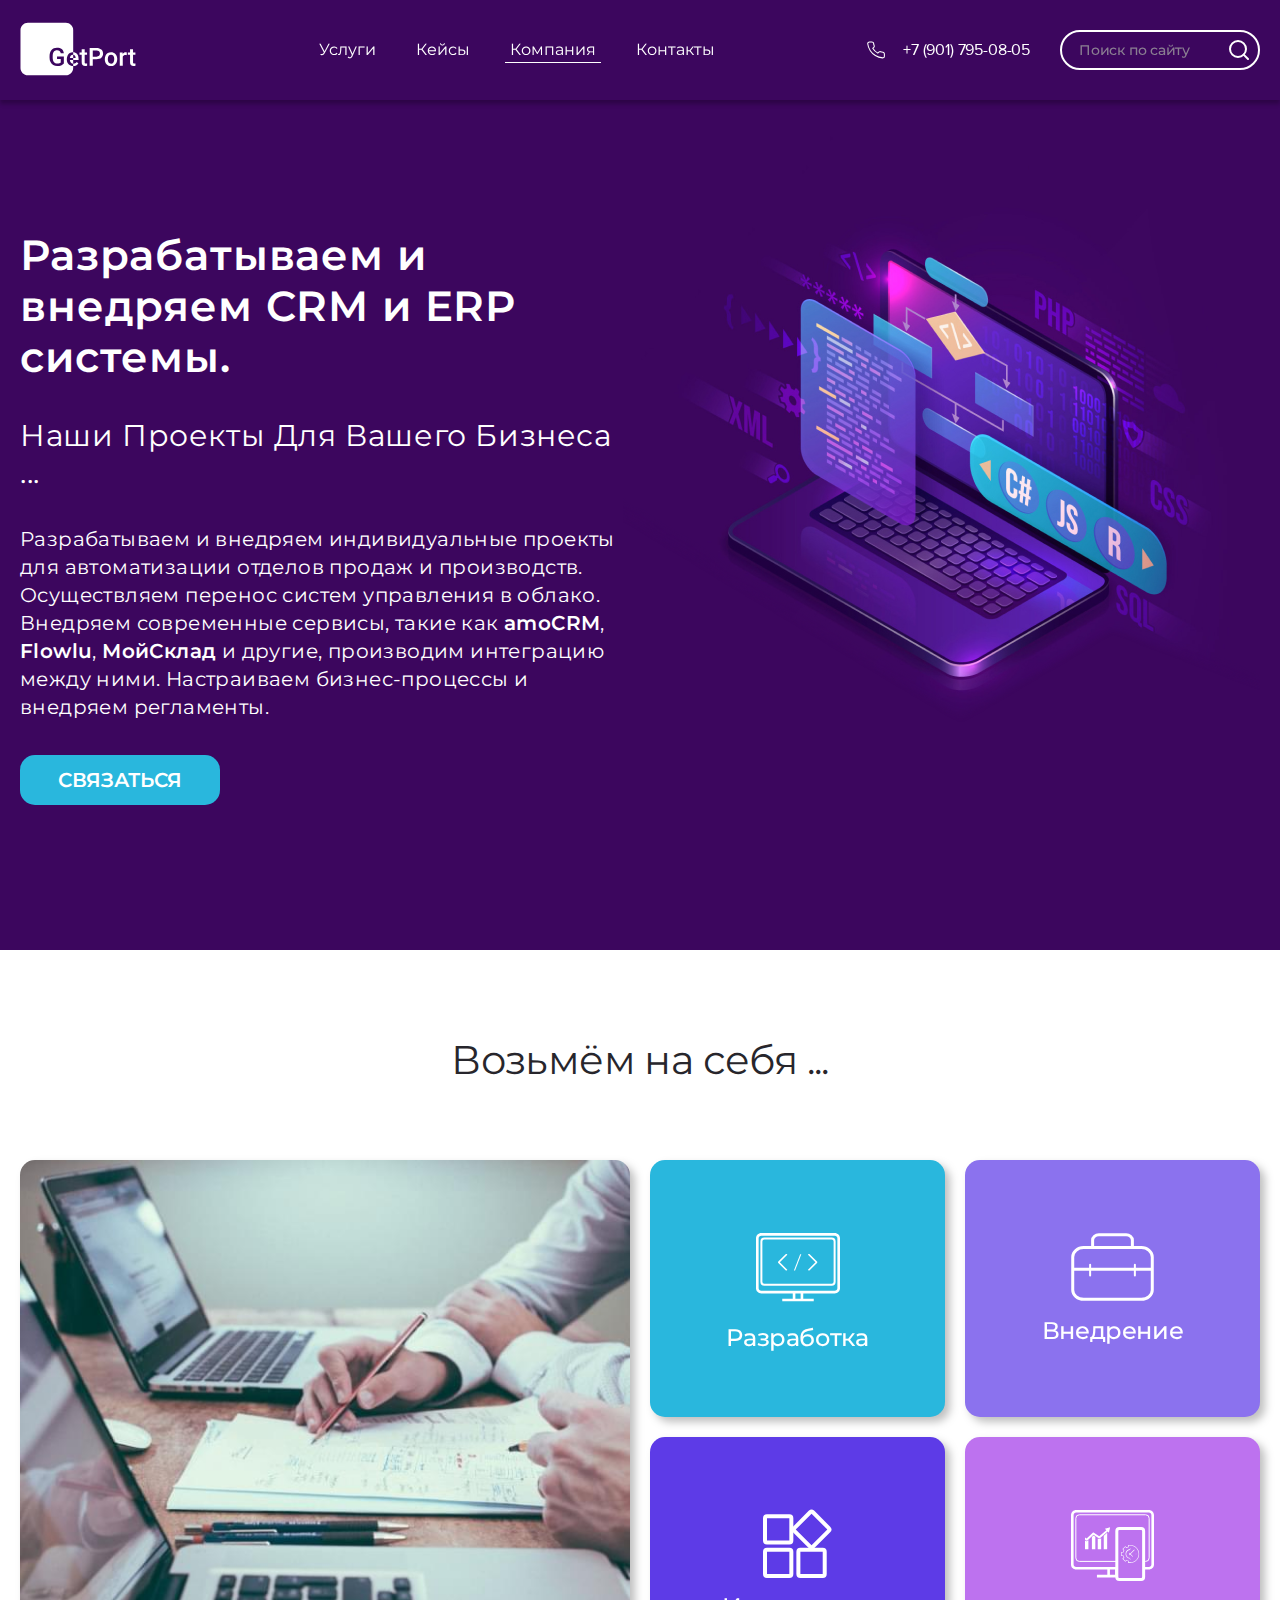
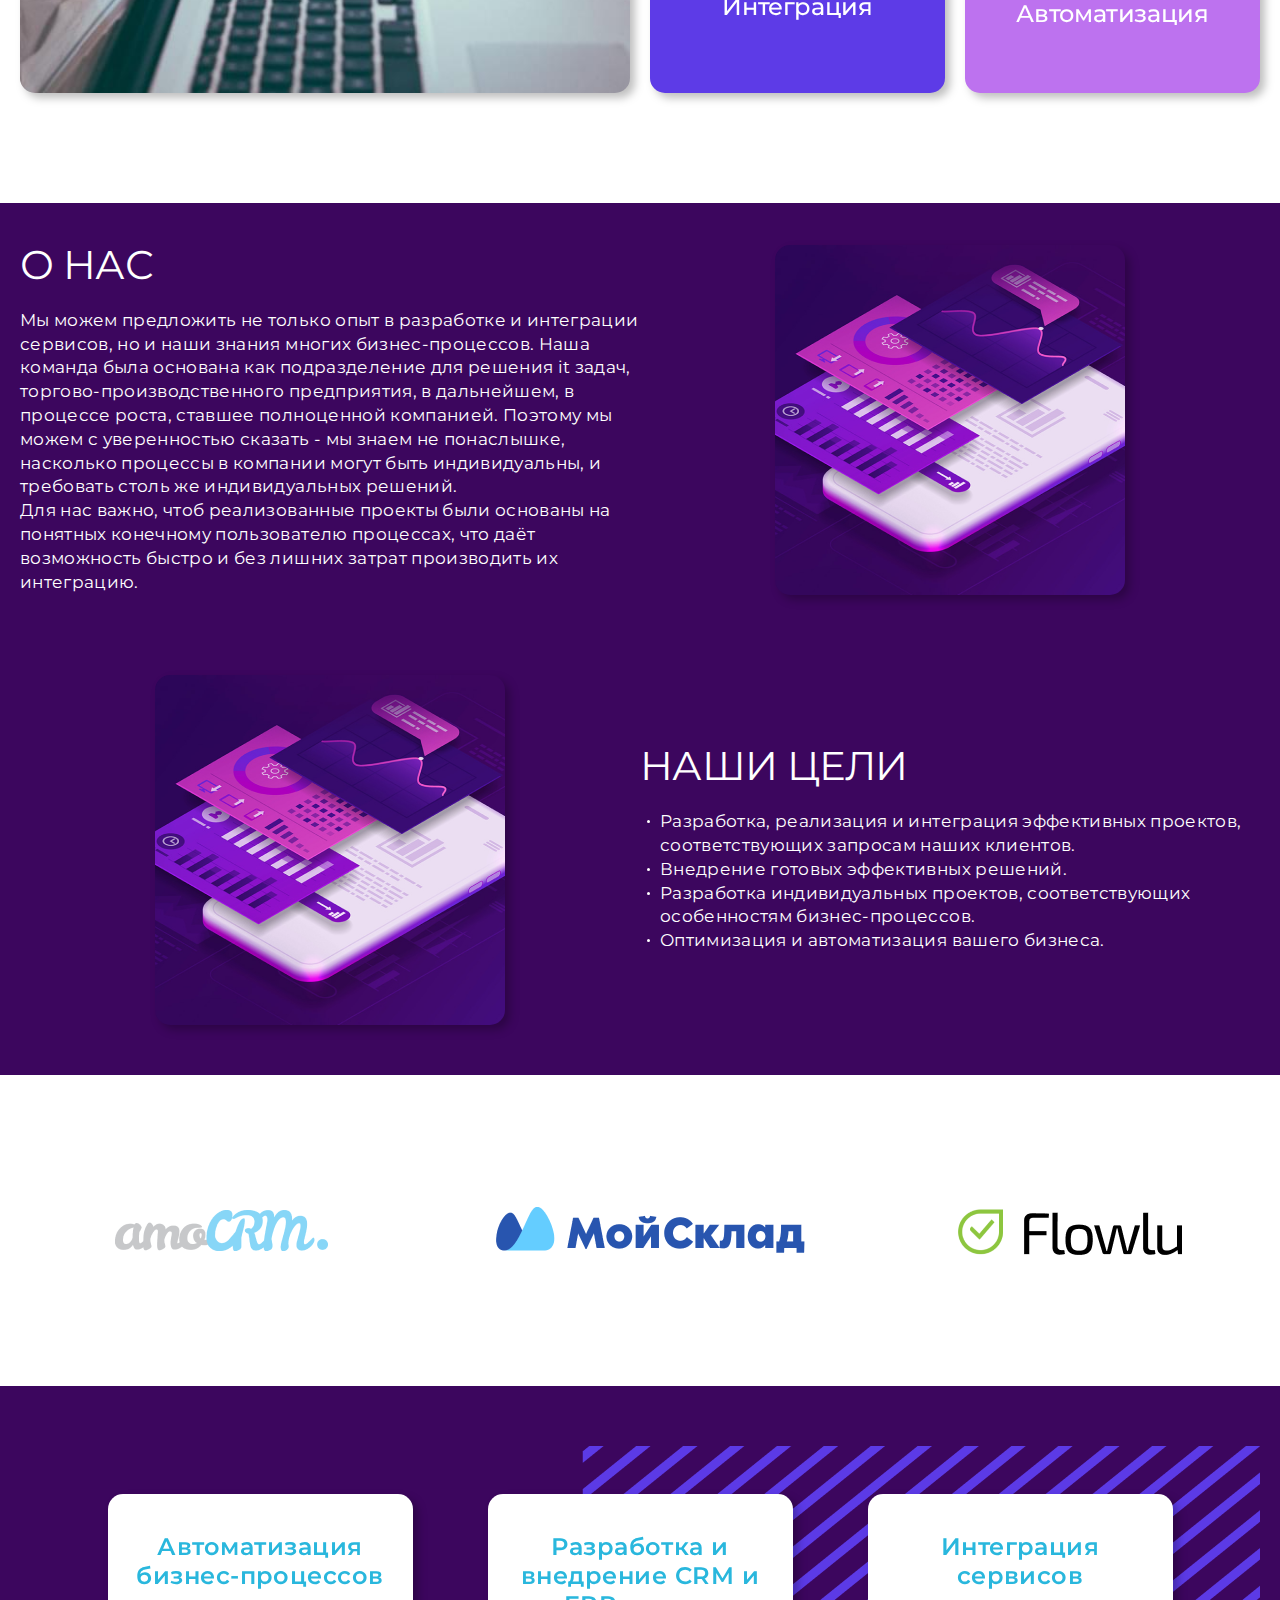
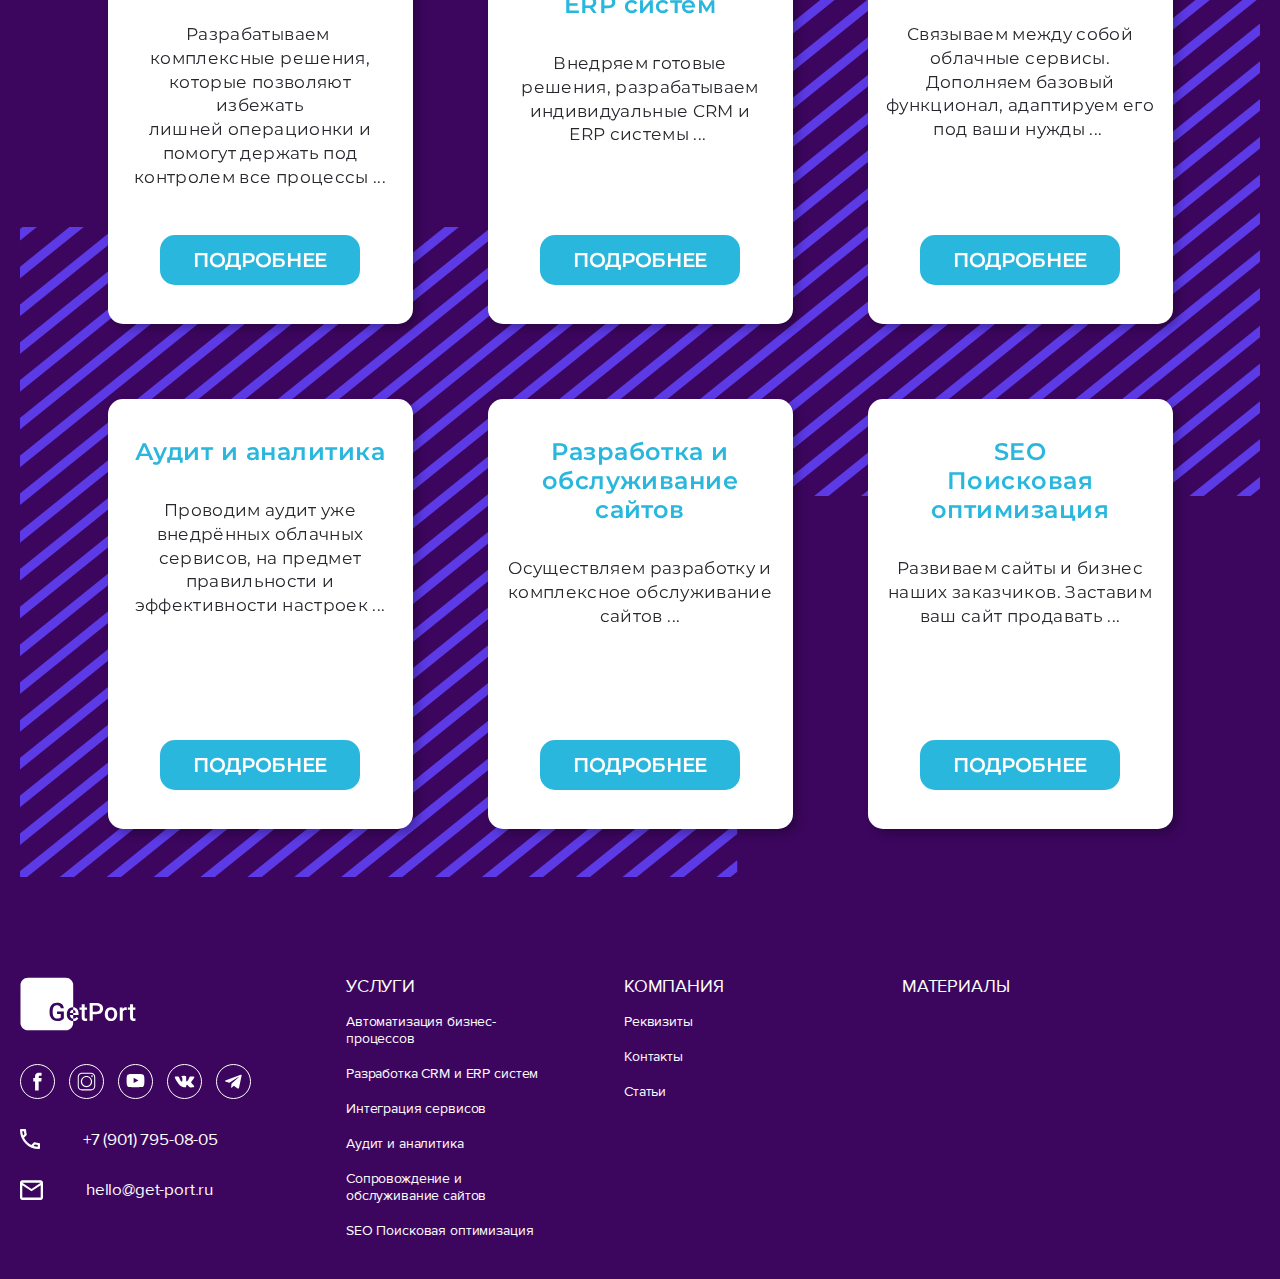
<file: index.html>
<!DOCTYPE html>
<html lang="zxx">
<head>
    <meta charset="UTF-8">
    <meta name="viewport" content="width=device-width, initial-scale=1.0">

    <link rel="preconnect" href="https://fonts.googleapis.com">
    <link rel="preconnect" href="https://fonts.gstatic.com" crossorigin>
    <link href="https://fonts.googleapis.com/css2?family=Montserrat:wght@400;500;600;700&family=Oswald&display=swap"
        rel="stylesheet">

    <link rel="stylesheet" href="css/style.min.css">
    <link rel="shortcut icon" href="favicon.ico" type="image/x-icon">
    <title>Главная</title>
</head>

<body>

	<div class="wrapper">
		<div class="content">
			<header class="header">
  <div class="container">
    <div class="header-body">
      <div class="header-body__logo">
        <svg width="116" height="54" viewBox="0 0 116 54" fill="none" xmlns="http://www.w3.org/2000/svg">
          <path
            d="M45.8107 0.75H7.86471C3.78974 0.75 0.486328 4.04071 0.486328 8.1V45.9C0.486328 49.9593 3.78974 53.25 7.86471 53.25H45.8107C49.8856 53.25 53.189 49.9593 53.189 45.9V8.1C53.189 4.04071 49.8856 0.75 45.8107 0.75Z"
            fill="white" />
          <path
            d="M43.8566 41.4743C43.2059 42.3195 42.3043 42.9593 41.1512 43.394C39.9984 43.8287 38.6889 44.0461 37.2234 44.0461C35.7165 44.0461 34.3824 43.7055 33.2212 43.0248C32.06 42.344 31.1626 41.3717 30.5284 40.1086C29.9027 38.837 29.5773 37.3565 29.5527 35.6667V34.2639C29.5527 31.557 30.2031 29.4444 31.5041 27.9268C32.8052 26.4012 34.621 25.6383 36.9515 25.6383C38.9524 25.6383 40.542 26.1305 41.7193 27.1148C42.8971 28.0994 43.6054 29.5183 43.8439 31.3722H40.7809C40.4348 29.2148 39.1791 28.1361 37.0133 28.1361C35.6135 28.1361 34.5468 28.6408 33.8139 29.6495C33.0894 30.6505 32.7149 32.123 32.69 34.0669V35.4452C32.69 37.381 33.0975 38.8864 33.913 39.9609C34.7362 41.0273 35.8771 41.5607 37.3345 41.5607C38.9321 41.5607 40.0683 41.1995 40.7436 40.4778V36.9708H37.0379V34.6083H43.8566V41.4743Z"
            fill="#3B065E" />
          <path
            d="M53.2344 44.0461C51.3322 44.0461 49.788 43.4514 48.6022 42.2618C47.4248 41.0644 46.8359 39.473 46.8359 37.4878V37.1185C46.8359 35.7896 47.0914 34.6045 47.6019 33.5625C48.1205 32.5125 48.8453 31.6963 49.7757 31.1139C50.7064 30.5315 51.744 30.2403 52.8887 30.2403C54.7083 30.2403 56.1123 30.8185 57.1007 31.9753C58.0971 33.132 58.5953 34.7683 58.5953 36.8847V38.0908H49.8621C49.9528 39.1898 50.3192 40.0592 50.9615 40.6994C51.6122 41.3392 52.4273 41.6591 53.4073 41.6591C54.7825 41.6591 55.9026 41.1054 56.7672 39.998L58.3852 41.5359C57.8501 42.3318 57.1337 42.9509 56.236 43.394C55.3467 43.8287 54.3461 44.0461 53.2344 44.0461ZM52.876 32.6396C52.0528 32.6396 51.3856 32.9269 50.8751 33.5009C50.3726 34.0753 50.0515 34.875 49.9117 35.9005H55.6306V35.679C55.5649 34.6783 55.2972 33.9234 54.8278 33.4148C54.3584 32.8982 53.708 32.6396 52.876 32.6396ZM64.6972 27.2503V30.4864H67.0566V32.7012H64.6972V40.1331C64.6972 40.642 64.796 41.0109 64.9938 41.2408C65.1997 41.462 65.5619 41.573 66.0805 41.573C66.4266 41.573 66.7765 41.532 67.1307 41.4498V43.7633C66.447 43.9519 65.7882 44.0461 65.1543 44.0461C62.8484 44.0461 61.6956 42.7787 61.6956 40.244V32.7012H59.4969V30.4864H61.6956V27.2503H64.6972ZM72.7755 37.143V43.8H69.6506V25.8844H76.5308C78.5398 25.8844 80.1335 26.4053 81.3109 27.447C82.4967 28.4889 83.0898 29.8669 83.0898 31.5815C83.0898 33.3368 82.509 34.7028 81.3481 35.679C80.195 36.6551 78.577 37.143 76.4935 37.143H72.7755ZM72.7755 34.6454H76.5308C77.6424 34.6454 78.4906 34.3868 79.0752 33.8702C79.6599 33.3452 79.9522 32.5906 79.9522 31.606C79.9522 30.6383 79.6557 29.8669 79.0629 29.2929C78.4699 28.7105 77.6547 28.4109 76.6172 28.3944H72.7755V34.6454ZM84.8065 37.0202C84.8065 35.7157 85.0661 34.5429 85.5847 33.5009C86.1037 32.4509 86.8324 31.647 87.7712 31.0894C88.71 30.5231 89.7886 30.2403 91.0075 30.2403C92.811 30.2403 94.2726 30.8185 95.3923 31.9753C96.5205 33.132 97.1298 34.6657 97.2204 36.5771L97.2327 37.2785C97.2327 38.591 96.9776 39.7642 96.4671 40.7977C95.9647 41.8313 95.2402 42.631 94.293 43.197C93.3542 43.7633 92.2674 44.0461 91.0321 44.0461C89.1464 44.0461 87.6352 43.4227 86.4989 42.1757C85.3708 40.9206 84.8065 39.2514 84.8065 37.1679V37.0202ZM87.8081 37.2785C87.8081 38.6484 88.0923 39.7232 88.6605 40.5023C89.2286 41.2734 90.0191 41.6591 91.0321 41.6591C92.045 41.6591 92.8313 41.2653 93.3914 40.4778C93.9595 39.6903 94.2438 38.5378 94.2438 37.0202C94.2438 35.6748 93.9515 34.6083 93.3668 33.8208C92.7902 33.0333 92.0039 32.6396 91.0075 32.6396C90.0276 32.6396 89.2493 33.0295 88.6728 33.8086C88.0965 34.5796 87.8081 35.7364 87.8081 37.2785ZM106.769 33.2181C106.373 33.1523 105.966 33.1194 105.546 33.1194C104.171 33.1194 103.244 33.6444 102.767 34.6944V43.8H99.7649V30.4864H102.631L102.705 31.9753C103.43 30.8185 104.434 30.2403 105.719 30.2403C106.147 30.2403 106.501 30.2977 106.781 30.4125L106.769 33.2181ZM113.044 27.2503V30.4864H115.403V32.7012H113.044V40.1331C113.044 40.642 113.143 41.0109 113.34 41.2408C113.546 41.462 113.908 41.573 114.427 41.573C114.773 41.573 115.123 41.532 115.477 41.4498V43.7633C114.794 43.9519 114.135 44.0461 113.501 44.0461C111.195 44.0461 110.042 42.7787 110.042 40.244V32.7012H107.844V30.4864H110.042V27.2503H113.044Z"
            fill="white" />
          <path fill-rule="evenodd" clip-rule="evenodd"
            d="M53.1891 41.6534V44.046C51.3076 44.0365 49.7785 43.4419 48.6022 42.2617C47.4248 41.0643 46.8359 39.4729 46.8359 37.4877V37.1184C46.8359 35.7895 47.0914 34.6044 47.6019 33.5624C48.1205 32.5124 48.8453 31.6962 49.7757 31.1138C50.7064 30.5314 51.744 30.2402 52.8887 30.2402C52.9899 30.2402 53.0903 30.242 53.1891 30.2455V32.6524C53.0879 32.644 52.9835 32.6395 52.876 32.6395C52.0528 32.6395 51.3856 32.9268 50.8751 33.5008C50.3726 34.0752 50.0515 34.8749 49.9117 35.9004H53.1891V38.0907H49.8621C49.9528 39.1897 50.3192 40.0591 50.9615 40.6993C51.5634 41.2908 52.3058 41.6089 53.1891 41.6534Z"
            fill="#3B065E" />
        </svg>
      </div>
      <div class="header-body__logo header-body__logo_mobile">
        <svg width="54" height="54" viewBox="0 0 54 54" fill="none" xmlns="http://www.w3.org/2000/svg">
          <path
            d="M45.8109 0.75H7.86495C3.78999 0.75 0.486572 4.04071 0.486572 8.1V45.9C0.486572 49.9593 3.78999 53.25 7.86495 53.25H45.8109C49.8859 53.25 53.1893 49.9593 53.1893 45.9V8.1C53.1893 4.04071 49.8859 0.75 45.8109 0.75Z"
            fill="white" />
          <path
            d="M43.8567 41.4743C43.206 42.3195 42.3045 42.9593 41.1513 43.394C39.9985 43.8287 38.689 44.0461 37.2236 44.0461C35.7166 44.0461 34.3825 43.7055 33.2213 43.0248C32.0601 42.344 31.1627 41.3717 30.5286 40.1086C29.9028 38.837 29.5775 37.3565 29.5529 35.6667V34.2639C29.5529 31.557 30.2032 29.4444 31.5043 27.9268C32.8053 26.4012 34.6211 25.6383 36.9516 25.6383C38.9526 25.6383 40.5421 26.1305 41.7194 27.1148C42.8972 28.0994 43.6055 29.5183 43.8441 31.3722H40.781C40.4349 29.2148 39.1792 28.1361 37.0135 28.1361C35.6137 28.1361 34.547 28.6408 33.814 29.6495C33.0896 30.6505 32.715 32.123 32.6901 34.0669V35.4452C32.6901 37.381 33.0976 38.8864 33.9131 39.9609C34.7363 41.0273 35.8772 41.5607 37.3346 41.5607C38.9322 41.5607 40.0685 41.1995 40.7438 40.4778V36.9708H37.038V34.6083H43.8567V41.4743Z"
            fill="#3B065E" />
        </svg>
      </div>
      <div class="header-body__btns">
        <div class="header-body__btns-top">
          <div class="header-body__btns-logo">
            <svg width="65" height="31" viewBox="0 0 65 31" fill="none" xmlns="http://www.w3.org/2000/svg">
              <path
                d="M25.7784 0.875H4.47027C2.18202 0.875 0.327026 2.70839 0.327026 4.97V26.03C0.327026 28.2916 2.18202 30.125 4.47027 30.125H25.7784C28.0666 30.125 29.9216 28.2916 29.9216 26.03V4.97C29.9216 2.70839 28.0666 0.875 25.7784 0.875Z"
                fill="white" />
              <path
                d="M24.681 23.5642C24.3156 24.0351 23.8093 24.3915 23.1618 24.6337C22.5145 24.8759 21.7791 24.997 20.9562 24.997C20.11 24.997 19.3609 24.8073 18.7088 24.428C18.0567 24.0487 17.5528 23.507 17.1967 22.8033C16.8453 22.0948 16.6626 21.27 16.6488 20.3285V19.547C16.6488 18.0388 17.014 16.8618 17.7446 16.0163C18.4752 15.1663 19.4948 14.7413 20.8035 14.7413C21.9271 14.7413 22.8197 15.0155 23.4808 15.5639C24.1422 16.1124 24.5399 16.903 24.6739 17.9359H22.9538C22.7595 16.7339 22.0544 16.1329 20.8382 16.1329C20.0522 16.1329 19.4532 16.4141 19.0416 16.9761C18.6348 17.5338 18.4245 18.3542 18.4105 19.4372V20.2051C18.4105 21.2836 18.6393 22.1223 19.0973 22.721C19.5595 23.3151 20.2002 23.6123 21.0185 23.6123C21.9157 23.6123 22.5537 23.4111 22.9329 23.009V21.0551H20.852V19.7388H24.681V23.5642Z"
                fill="#3B065E" />
              <path
                d="M29.9471 24.9971C28.8789 24.9971 28.0118 24.6658 27.3459 24.003C26.6848 23.3359 26.3541 22.4492 26.3541 21.3432V21.1375C26.3541 20.397 26.4976 19.7368 26.7842 19.1563C27.0754 18.5713 27.4825 18.1165 28.0049 17.792C28.5276 17.4676 29.1102 17.3053 29.753 17.3053C30.7748 17.3053 31.5632 17.6275 32.1182 18.2719C32.6777 18.9164 32.9575 19.828 32.9575 21.0072V21.6792H28.0534C28.1044 22.2915 28.3101 22.7759 28.6708 23.1325C29.0362 23.489 29.4939 23.6672 30.0442 23.6672C30.8164 23.6672 31.4454 23.3587 31.9309 22.7417L32.8395 23.5986C32.539 24.042 32.1367 24.3869 31.6326 24.6338C31.1333 24.876 30.5714 24.9971 29.9471 24.9971ZM29.7459 18.642C29.2836 18.642 28.9089 18.8021 28.6223 19.1219C28.3401 19.4419 28.1598 19.8875 28.0813 20.4589H31.2927V20.3354C31.2558 19.7779 31.1054 19.3573 30.8419 19.074C30.5783 18.7862 30.2131 18.642 29.7459 18.642ZM36.3839 15.6394V17.4424H37.7088V18.6764H36.3839V22.817C36.3839 23.1005 36.4394 23.3061 36.5505 23.4342C36.6661 23.5574 36.8695 23.6192 37.1607 23.6192C37.355 23.6192 37.5515 23.5964 37.7504 23.5506V24.8395C37.3665 24.9446 36.9965 24.9971 36.6406 24.9971C35.3458 24.9971 34.6984 24.291 34.6984 22.8788V18.6764H33.4637V17.4424H34.6984V15.6394H36.3839ZM40.9202 21.1511V24.86H39.1654V14.8784H43.0289C44.1571 14.8784 45.052 15.1687 45.7131 15.749C46.379 16.3295 46.7121 17.0973 46.7121 18.0526C46.7121 19.0305 46.3859 19.7916 45.734 20.3354C45.0865 20.8793 44.178 21.1511 43.008 21.1511H40.9202ZM40.9202 19.7596H43.0289C43.6532 19.7596 44.1294 19.6155 44.4577 19.3277C44.786 19.0352 44.9502 18.6147 44.9502 18.0662C44.9502 17.527 44.7837 17.0973 44.4508 16.7775C44.1178 16.453 43.6601 16.2861 43.0774 16.2769H40.9202V19.7596ZM47.6761 21.0827C47.6761 20.3559 47.8219 19.7025 48.1131 19.1219C48.4045 18.5369 48.8137 18.089 49.3408 17.7784C49.868 17.4629 50.4737 17.3053 51.1581 17.3053C52.1709 17.3053 52.9916 17.6275 53.6204 18.2719C54.2539 18.9164 54.5961 19.7709 54.647 20.8358L54.6539 21.2266C54.6539 21.9578 54.5106 22.6115 54.224 23.1873C53.9418 23.7631 53.535 24.2087 53.0031 24.524C52.4759 24.8395 51.8657 24.9971 51.172 24.9971C50.1131 24.9971 49.2645 24.6498 48.6264 23.955C47.9929 23.2557 47.6761 22.3258 47.6761 21.165V21.0827ZM49.3616 21.2266C49.3616 21.9898 49.5212 22.5887 49.8402 23.0227C50.1592 23.4523 50.6032 23.6672 51.172 23.6672C51.7408 23.6672 52.1823 23.4478 52.4968 23.0091C52.8158 22.5703 52.9755 21.9282 52.9755 21.0827C52.9755 20.3331 52.8113 19.7389 52.483 19.3002C52.1592 18.8614 51.7177 18.642 51.1581 18.642C50.6079 18.642 50.1709 18.8593 49.8471 19.2933C49.5235 19.7229 49.3616 20.3674 49.3616 21.2266ZM60.0087 18.9644C59.7868 18.9277 59.5579 18.9094 59.3221 18.9094C58.5499 18.9094 58.0296 19.2019 57.7613 19.7869V24.86H56.0758V17.4424H57.6851L57.7268 18.2719C58.1336 17.6275 58.6979 17.3053 59.4192 17.3053C59.6597 17.3053 59.8584 17.3373 60.0156 17.4013L60.0087 18.9644ZM63.5322 15.6394V17.4424H64.8571V18.6764H63.5322V22.817C63.5322 23.1005 63.5879 23.3061 63.6988 23.4342C63.8144 23.5574 64.0178 23.6192 64.3092 23.6192C64.5033 23.6192 64.6999 23.5964 64.8987 23.5506V24.8395C64.515 24.9446 64.1451 24.9971 63.7889 24.9971C62.4943 24.9971 61.8467 24.291 61.8467 22.8788V18.6764H60.6122V17.4424H61.8467V15.6394H63.5322Z"
                fill="white" />
              <path fill-rule="evenodd" clip-rule="evenodd"
                d="M29.9217 23.6641V24.9971C28.8651 24.9918 28.0065 24.6605 27.3459 24.003C26.6848 23.3359 26.3541 22.4492 26.3541 21.3432V21.1374C26.3541 20.397 26.4976 19.7368 26.7842 19.1562C27.0754 18.5712 27.4825 18.1165 28.0049 17.792C28.5276 17.4675 29.1102 17.3053 29.753 17.3053C29.8098 17.3053 29.8662 17.3063 29.9217 17.3082V18.6492C29.8648 18.6446 29.8062 18.642 29.7459 18.642C29.2836 18.642 28.9089 18.8021 28.6223 19.1219C28.3401 19.4419 28.1598 19.8875 28.0813 20.4588H29.9217V21.6791H28.0534C28.1044 22.2915 28.3101 22.7758 28.6708 23.1325C29.0088 23.462 29.4257 23.6393 29.9217 23.6641Z"
                fill="#3B065E" />
            </svg>

          </div>
          <div class="header-body__btns-div"></div>
        </div>
        <a href="" class="header-body__btns-item ">
          Услуги
        </a>
        <a href="" class=" header-body__btns-item ">
          Кейсы
        </a>
        <a href="" class="header-body__btns-item active">
          Компания
        </a>
        <a href="" class="header-body__btns-item ">
          Контакты
        </a>
        <a href="" class="header-body__btns-item header-body__btns-item_search">
          Поиск
        </a>
      </div>
      <a href="tel:+79017950805" class="header-body__tel">
        <svg width="17" height="16" viewBox="0 0 17 16" fill="none" xmlns="http://www.w3.org/2000/svg">
          <path
            d="M16.4166 11.6899V13.9399C16.4175 14.1488 16.3724 14.3556 16.284 14.547C16.1957 14.7383 16.0662 14.9101 15.9037 15.0513C15.7412 15.1926 15.5494 15.3001 15.3406 15.367C15.1317 15.4339 14.9104 15.4587 14.6908 15.4399C12.2547 15.1892 9.91468 14.4006 7.85872 13.1374C5.94591 11.9859 4.32419 10.4496 3.10872 8.63745C1.77078 6.68085 0.93816 4.4532 0.678301 2.13495C0.658517 1.92755 0.684535 1.71852 0.754697 1.52117C0.824859 1.32382 0.937628 1.14247 1.08582 0.988666C1.23402 0.834865 1.4144 0.711983 1.61547 0.627842C1.81654 0.543702 2.0339 0.500147 2.25372 0.499951H4.62872C5.01292 0.496368 5.38539 0.62526 5.6767 0.8626C5.96801 1.09994 6.15828 1.42954 6.21205 1.78995C6.31229 2.51 6.4982 3.217 6.76622 3.89745C6.87273 4.16589 6.89578 4.45764 6.83264 4.73811C6.7695 5.01858 6.62282 5.27603 6.40997 5.47995L5.40455 6.43245C6.53153 8.31011 8.17258 9.86478 10.1546 10.9324L11.16 9.97995C11.3752 9.7783 11.647 9.63934 11.943 9.57952C12.2391 9.5197 12.547 9.54154 12.8304 9.64245C13.5486 9.89636 14.2949 10.0725 15.055 10.1674C15.4395 10.2188 15.7907 10.4024 16.0418 10.6831C16.2929 10.9638 16.4263 11.3221 16.4166 11.6899Z"
            stroke="white" stroke-linecap="round" stroke-linejoin="round" />
        </svg>
        +7 (901) 795-08-05 
      </a>
      <label class="header-body__search">
        <input type="text" placeholder="Поиск по сайту" />
        <svg width="20" height="20" viewBox="0 0 20 20" fill="none" xmlns="http://www.w3.org/2000/svg">
          <path
            d="M9 17C13.4183 17 17 13.4183 17 9C17 4.58172 13.4183 1 9 1C4.58172 1 1 4.58172 1 9C1 13.4183 4.58172 17 9 17Z"
            stroke="white" stroke-width="2" stroke-linecap="round" stroke-linejoin="round" />
          <path d="M18.9999 19L14.6499 14.65" stroke="white" stroke-width="2" stroke-linecap="round"
            stroke-linejoin="round" />
        </svg>
      </label>
      <div class="burger__btn">
        <span></span>
        <span></span>
        <span></span>
      </div>
    </div>
  </div>
</header>
			<div class="contactus">
  <div class="contactus__bg"></div>
  <div class="contactus-body">
    <div class="contactus__col">
      <a href="tel:+79017950805" class="contactus__col-item">
        <svg width="40" height="40" viewBox="0 0 40 40" fill="none" xmlns="http://www.w3.org/2000/svg">
          <path
            d="M10.9 8.33333C11 9.81667 11.25 11.2667 11.65 12.65L9.65 14.65C8.96667 12.65 8.53333 10.5333 8.38333 8.33333H10.9ZM27.3333 28.3667C28.75 28.7667 30.2 29.0167 31.6667 29.1167V31.6C29.4667 31.45 27.35 31.0167 25.3333 30.35L27.3333 28.3667ZM12.5 5H6.66667C5.75 5 5 5.75 5 6.66667C5 22.3167 17.6833 35 33.3333 35C34.25 35 35 34.25 35 33.3333V27.5167C35 26.6 34.25 25.85 33.3333 25.85C31.2667 25.85 29.25 25.5167 27.3833 24.9C27.2167 24.8333 27.0333 24.8167 26.8667 24.8167C26.4333 24.8167 26.0167 24.9833 25.6833 25.3L22.0167 28.9667C17.3 26.55 13.4333 22.7 11.0333 17.9833L14.7 14.3167C15.1667 13.85 15.3 13.2 15.1167 12.6167C14.5 10.75 14.1667 8.75 14.1667 6.66667C14.1667 5.75 13.4167 5 12.5 5Z"
            fill="white" />
        </svg>
        +7 (901) 795-08-05
      </a>
      <a href="mailto:hello@get-port.ru" class="contactus__col-item">
        <svg width="40" height="40" viewBox="0 0 40 40" fill="none" xmlns="http://www.w3.org/2000/svg">
          <path
            d="M36.6668 9.99996C36.6668 8.16663 35.1668 6.66663 33.3335 6.66663H6.66683C4.8335 6.66663 3.3335 8.16663 3.3335 9.99996V30C3.3335 31.8333 4.8335 33.3333 6.66683 33.3333H33.3335C35.1668 33.3333 36.6668 31.8333 36.6668 30V9.99996ZM33.3335 9.99996L20.0002 18.3333L6.66683 9.99996H33.3335ZM33.3335 30H6.66683V13.3333L20.0002 21.6666L33.3335 13.3333V30Z"
            fill="white" />
        </svg>
        hello@get-port.ru
      </a>
      <div class="contactus__col-item">
        <svg width="40" height="41" viewBox="0 0 40 41" fill="none" xmlns="http://www.w3.org/2000/svg">
          <path
            d="M20.0002 4.02722C13.5502 4.02722 8.3335 9.24389 8.3335 15.6939C8.3335 24.4439 20.0002 37.3606 20.0002 37.3606C20.0002 37.3606 31.6668 24.4439 31.6668 15.6939C31.6668 9.24389 26.4502 4.02722 20.0002 4.02722ZM11.6668 15.6939C11.6668 11.0939 15.4002 7.36056 20.0002 7.36056C24.6002 7.36056 28.3335 11.0939 28.3335 15.6939C28.3335 20.4939 23.5335 27.6772 20.0002 32.1606C16.5335 27.7106 11.6668 20.4439 11.6668 15.6939Z"
            fill="white" />
          <path
            d="M20.0002 19.8606C22.3013 19.8606 24.1668 17.9951 24.1668 15.6939C24.1668 13.3927 22.3013 11.5272 20.0002 11.5272C17.699 11.5272 15.8335 13.3927 15.8335 15.6939C15.8335 17.9951 17.699 19.8606 20.0002 19.8606Z"
            fill="white" />
        </svg>
        г.Москва, п. Московский, 22-ой км.
        Киевского шоссе, вл 4, блок А, офис 117.
      </div>
    </div>
    <div class="contactus__col">
      <form class="contactus__form">
        <div class="contactus__form-title">
          СВЯЖИТЕСЬ С НАМИ
        </div>
        <input type="text" class="contactus__form-input" placeholder="Ваше имя *" />
        <input class="contactus__form-input" placeholder="Телефон *" />
        <textarea class="contactus__form-input contactus__form-input_textarea" placeholder="Комментарии *"></textarea>
        <button type="submit" class="contactus__form-btn btn_form">ОТПРАВИТЬ</button>
      </form>
    </div>
    <div class="contactus-body__shadow"></div>
  </div>
</div>
			<div class="main">
  <div class="container">
    <div class="main-body">
      <div class="main-body__content">
        <div class="main-body__content-title">
          Разрабатываем и внедряем CRM и ERP системы.
        </div>
        <div class="main-body__content-subtitle">
          Наши Проекты Для Вашего Бизнеса ...
        </div>
        <div class="main-body__content-text">
          Разрабатываем и внедряем индивидуальные проекты для автоматизации отделов продаж и производств. Осуществляем
          перенос систем управления в облако. Внедряем современные сервисы, такие как <span>amoCRM</span>,
          <span>Flowlu</span>, <span>МойСклад</span> и другие,
          производим интеграцию между ними. Настраиваем бизнес-процессы и внедряем регламенты.​
        </div>
        <a href="" class="main-body__content-btn modal-open-btn btn">
          СВЯЗАТЬСЯ
        </a>
      </div>
      <div class="main-body__image">
        <img src="./img/main/image.png" srcset="./img/main/image.png 1x, ./img/main/image@2x.png 2x" alt="">
      </div>
    </div>
  </div>
</div>
			<div class="services">
  <div class="container">
    <div class="services__title">
      Возьмём на себя ...
    </div>
    <div class="services-body">
      <div class="services-body__col">
        <div class="services-body__col-item services-body__col-item_img">
          <img src="./img/services/card-img.jpg"
            srcset="./img/services/card-img.jpg 1x, ./img/services/card-img@2x.jpg 2x" alt="">
        </div>
      </div>
      <div class="services-body__col">
        <div class="services-body__col-row">
          <a href="" class="services-body__col-item services-body__col-item_dev">
            <div class="services-body__col-item-content">
              <svg width="84" height="84" viewBox="0 0 84 84" fill="none" xmlns="http://www.w3.org/2000/svg">
                <g clip-path="url(#clip0_264_124)">
                  <path
                    d="M78.75 8.03467H5.25C3.85761 8.03467 2.52226 8.58779 1.53769 9.57236C0.553123 10.5569 0 11.8923 0 13.2847L0 63.1597C0 64.5521 0.553123 65.8874 1.53769 66.872C2.52226 67.8565 3.85761 68.4097 5.25 68.4097H36.75V73.6597H26.25V76.2847H57.75V73.6597H47.25V68.4097H78.75C80.1424 68.4097 81.4777 67.8565 82.4623 66.872C83.4469 65.8874 84 64.5521 84 63.1597V13.2847C84 11.8923 83.4469 10.5569 82.4623 9.57236C81.4777 8.58779 80.1424 8.03467 78.75 8.03467ZM44.625 73.6597H39.375V68.4097H44.625V73.6597ZM81.375 63.1597C81.375 63.8559 81.0984 64.5235 80.6062 65.0158C80.1139 65.5081 79.4462 65.7847 78.75 65.7847H5.25C4.55381 65.7847 3.88613 65.5081 3.39384 65.0158C2.90156 64.5235 2.625 63.8559 2.625 63.1597V13.2847C2.625 12.5885 2.90156 11.9208 3.39384 11.4285C3.88613 10.9362 4.55381 10.6597 5.25 10.6597H78.75C79.4462 10.6597 80.1139 10.9362 80.6062 11.4285C81.0984 11.9208 81.375 12.5885 81.375 13.2847V63.1597Z"
                    fill="white" />
                  <rect x="5.38257" y="13.4175" width="73.2348" height="46.2087" rx="3" stroke="white"
                    stroke-width="2" />
                  <path d="M44.182 29.138H45.326L39.056 45.484H37.912L44.182 29.138Z" fill="white" />
                  <path fill-rule="evenodd" clip-rule="evenodd"
                    d="M31.2948 29.8382C31.2623 29.6392 31.1696 29.4482 31.0165 29.2944C30.6268 28.9031 29.9937 28.9017 29.6023 29.2914L22.2944 36.5675C22.106 36.7552 22 37.0102 22 37.2762C22 37.5421 22.106 37.7971 22.2944 37.9848L29.6023 45.261C29.9937 45.6506 30.6268 45.6492 31.0165 45.2579C31.1696 45.1041 31.2623 44.9131 31.2948 44.7141L23.8244 37.2762L31.2948 29.8382Z"
                    fill="white" />
                  <path fill-rule="evenodd" clip-rule="evenodd"
                    d="M51.9999 44.714C52.0324 44.913 52.1251 45.1041 52.2782 45.2578C52.6678 45.6492 53.301 45.6506 53.6924 45.2609L61.0002 37.9847C61.1887 37.7971 61.2947 37.5421 61.2947 37.2761C61.2947 37.0101 61.1887 36.7551 61.0002 36.5674L53.6924 29.2913C53.301 28.9016 52.6678 28.903 52.2782 29.2944C52.1251 29.4481 52.0324 29.6392 51.9999 29.8381L59.4703 37.2761L51.9999 44.714Z"
                    fill="white" />
                </g>
                <defs>
                  <clipPath id="clip0_264_124">
                    <rect width="84" height="84" fill="white" />
                  </clipPath>
                </defs>
              </svg>
              Разработка
            </div>
          </a>
          <a href="" class="services-body__col-item services-body__col-item_imp">
            <div class="services-body__col-item-content">
              <svg width="87" height="70" viewBox="0 0 87 70" fill="none" xmlns="http://www.w3.org/2000/svg">
                <path
                  d="M72.3963 67.3078H14.6035C8.69994 67.3078 3.72852 63.0001 3.72852 57.8847V25.0386C3.72852 19.9232 8.69994 15.6155 14.6035 15.6155H72.3963C78.2999 15.6155 83.2713 19.9232 83.2713 25.0386V57.8847C83.2713 63.0001 78.2999 67.3078 72.3963 67.3078Z"
                  stroke="white" stroke-width="3" stroke-miterlimit="10" />
                <path
                  d="M63.3857 15.6154H23.6143V8.077C23.6143 5.11546 26.4107 2.69238 29.8285 2.69238H57.1714C60.5892 2.69238 63.3857 5.11546 63.3857 8.077V15.6154Z"
                  stroke="white" stroke-width="3" stroke-miterlimit="10" />
                <path d="M3.85913 37.1538H83.2715" stroke="white" stroke-width="3" stroke-miterlimit="10" />
                <path d="M21.1284 32.8462V43.6154" stroke="white" stroke-width="2" stroke-miterlimit="10"
                  stroke-linecap="round" />
                <path d="M65.8713 32.8462V43.6154" stroke="white" stroke-width="2" stroke-miterlimit="10"
                  stroke-linecap="round" />
              </svg>
              Внедрение
            </div>
          </a>
        </div>
        <div class="services-body__col-row">
          <a href="" class="services-body__col-item services-body__col-item_int">
            <div class="services-body__col-item-content">
              <svg width="70" height="70" viewBox="0 0 70 70" fill="none" xmlns="http://www.w3.org/2000/svg">
                <rect x="2" y="8.28394" width="26.341" height="26.341" rx="2" stroke="white" stroke-width="4" />
                <rect x="2.82843" width="26.341" height="26.341" rx="2"
                  transform="matrix(0.707106 -0.707107 0.707106 0.707107 27.9197 23.4543)" stroke="white"
                  stroke-width="4" />
                <rect x="2" y="41.6589" width="26.341" height="26.341" rx="2" stroke="white" stroke-width="4" />
                <rect x="35.375" y="41.6589" width="26.341" height="26.341" rx="2" stroke="white" stroke-width="4" />
              </svg>
              Интеграция
            </div>
          </a>
          <a href="" class="services-body__col-item services-body__col-item_auto">
            <div class="services-body__col-item-content">
              <svg width="83" height="83" viewBox="0 0 83 83" fill="none" xmlns="http://www.w3.org/2000/svg">
                <g clip-path="url(#clip0_218_473)">
                  <path
                    d="M77.8125 7.93921H5.1875C3.81169 7.93921 2.49223 8.48575 1.51938 9.45859C0.546539 10.4314 0 11.7509 0 13.1267L0 62.408C0 63.7838 0.546539 65.1032 1.51938 66.0761C2.49223 67.0489 3.81169 67.5955 5.1875 67.5955H36.3125V72.783H25.9375V75.3767H57.0625V72.783H46.6875V67.5955H77.8125C79.1883 67.5955 80.5078 67.0489 81.4806 66.0761C82.4535 65.1032 83 63.7838 83 62.408V13.1267C83 11.7509 82.4535 10.4314 81.4806 9.45859C80.5078 8.48575 79.1883 7.93921 77.8125 7.93921ZM44.0938 72.783H38.9062V67.5955H44.0938V72.783ZM80.4062 62.408C80.4062 63.0959 80.133 63.7556 79.6466 64.242C79.1601 64.7284 78.5004 65.0017 77.8125 65.0017H5.1875C4.49959 65.0017 3.83986 64.7284 3.35344 64.242C2.86702 63.7556 2.59375 63.0959 2.59375 62.408V13.1267C2.59375 12.4388 2.86702 11.7791 3.35344 11.2927C3.83986 10.8062 4.49959 10.533 5.1875 10.533H77.8125C78.5004 10.533 79.1601 10.8062 79.6466 11.2927C80.133 11.7791 80.4062 12.4388 80.4062 13.1267V62.408Z"
                    fill="white" />
                  <rect x="4.83032" y="12.7695" width="73.3391" height="46.6348" rx="3.5" stroke="white" />
                  <rect x="45.8203" y="26.4805" width="26.8155" height="50.9903" rx="2.5" fill="#BD72EF" stroke="white"
                    stroke-width="3" />
                  <g clip-path="url(#clip1_218_473)">
                    <path
                      d="M59.2281 42.9983H57.1286V44.7359C56.5928 44.8951 56.086 45.0978 55.5937 45.373L54.363 44.1422L51.3946 47.1105L52.6254 48.3413C52.3503 48.8336 52.1476 49.3404 51.9883 49.8761H50.2507V54.0752H51.9883C52.1476 54.611 52.3503 55.1178 52.6254 55.6101L51.3946 56.8409L54.363 59.8092L55.5937 58.5784C56.086 58.8535 56.5928 59.0562 57.1286 59.2155V60.9531H59.2281C64.1802 60.9531 68.2055 56.9277 68.2055 51.9757C68.2055 47.0236 64.1802 42.9983 59.2281 42.9983ZM59.2281 60.3739H57.7078V58.7667L57.4906 58.7087C56.8679 58.5495 56.2598 58.3033 55.6951 57.9703L55.5069 57.8544L54.363 58.9983L52.22 56.8409L53.3639 55.697L53.248 55.5087C52.915 54.944 52.6688 54.3359 52.5096 53.7132L52.4516 53.4961H50.8299V50.4553H52.4372L52.4951 50.2381C52.6544 49.6155 52.9005 49.0074 53.2335 48.4426L53.3494 48.2544L52.2055 47.1105L54.3485 44.9675L55.4924 46.1114L55.6806 45.9956C56.2453 45.6626 56.8535 45.4164 57.4761 45.2571L57.6933 45.1992V43.5775H59.2281C63.8616 43.5775 67.6263 47.3422 67.6263 51.9757C67.6263 56.6092 63.8616 60.3739 59.2281 60.3739Z"
                      fill="white" />
                    <path
                      d="M63.2245 47.574L59.2281 51.5704L58.4027 50.745L57.9973 51.1505L58.8227 51.9758L57.9973 52.8011L58.4027 53.2066L59.2281 52.3812L61.6896 54.8428L62.0951 54.4373L59.6335 51.9758L63.6299 47.9794L63.2245 47.574Z"
                      fill="white" />
                    <path
                      d="M59.2282 56.0301C56.9984 56.0301 55.1739 54.2056 55.1739 51.9758C55.1739 49.7459 56.9984 47.9215 59.2282 47.9215V47.3423C56.6798 47.3423 54.5947 49.4274 54.5947 51.9758C54.5947 54.5242 56.6798 56.6093 59.2282 56.6093V56.0301Z"
                      fill="white" />
                    <path d="M59.5177 45.9377H58.9385V46.4156H59.5177V45.9377Z" fill="white" />
                    <path d="M65.2518 51.686H64.7739V52.2652H65.2518V51.686Z" fill="white" />
                    <path d="M59.5177 57.5215H58.9385V57.9993H59.5177V57.5215Z" fill="white" />
                  </g>
                  <g clip-path="url(#clip2_218_473)">
                    <path
                      d="M15.764 39.2738C15.4719 39.2738 15.1898 39.1933 14.938 39.0422L14.0012 38.4781V47.1659H17.4008V38.332L16.8468 38.8457C16.5547 39.1227 16.1669 39.2738 15.764 39.2738Z"
                      fill="white" />
                    <path d="M20.9111 35.0736V47.1711H24.3157V34.7261L22.5681 33.5325L20.9111 35.0736Z" fill="white" />
                    <path
                      d="M28.3148 37.1233C27.9924 37.1233 27.6802 37.0276 27.4133 36.8463L26.7434 36.388V47.1659H30.143V36.0505L29.3623 36.7355C29.0702 36.9873 28.6975 37.1233 28.3148 37.1233Z"
                      fill="white" />
                    <path d="M32.7617 47.1709H36.1613V30.8228L32.7617 33.7791V47.1709Z" fill="white" />
                    <path
                      d="M33.9002 26.8592L35.3053 28.224L28.2443 34.3231L22.951 30.707C22.5833 30.4552 22.0847 30.4904 21.7574 30.7976L15.6331 36.4888L14.0063 35.5016V37.7378L15.2705 38.4983C15.6381 38.7199 16.1015 38.6695 16.4188 38.3774L22.5078 32.7165L27.7759 36.3175C28.1335 36.5643 28.617 36.5341 28.9443 36.2521L36.6853 29.5587L37.8437 30.6818L39.1833 25.3533L33.9002 26.8592Z"
                      fill="white" />
                  </g>
                </g>
                <defs>
                  <clipPath id="clip0_218_473">
                    <rect width="83" height="83" fill="white" />
                  </clipPath>
                  <clipPath id="clip1_218_473">
                    <rect width="18.534" height="18.534" fill="white" transform="translate(49.9612 42.7087)" />
                  </clipPath>
                  <clipPath id="clip2_218_473">
                    <rect width="25.7864" height="25.7864" fill="white" transform="translate(13.699 23.3689)" />
                  </clipPath>
                </defs>
              </svg>
              Автоматизация
            </div>
          </a>
        </div>
      </div>
    </div>
  </div>
</div>
			<div class="aboutus">
  <div class="container">
    <div class="aboutus-body">
      <div class="aboutus-body__row">
        <div class="aboutus-body__row-col">
          <div class="aboutus-body__row-title">
            О НАС
          </div>
          <div class="aboutus-body__row-text">
            <p>
              ​Мы можем предложить не только опыт в разработке и интеграции сервисов, но и наши знания многих
              бизнес-процессов. Наша команда была основана как подразделение для решения it задач,
              торгово-производственного
              предприятия, в дальнейшем, в процессе роста, ставшее полноценной компанией. Поэтому мы можем с
              уверенностью
              сказать - мы знаем не понаслышке, насколько процессы в компании могут быть индивидуальны, и требовать
              столь
              же
              индивидуальных решений.
            </p>
            <p>
              Для нас важно, чтоб реализованные проекты были основаны на понятных конечному пользователю процессах, что
              даёт
              возможность быстро и без лишних затрат производить их интеграцию.
            </p>
          </div>
        </div>
        <div class="aboutus-body__row-col aboutus-body__row-col_img">
          <img src="./img/aboutus/1.png" srcset="./img/aboutus/1.png 1x, ./img/aboutus/1@2x.png 2x" alt="">
        </div>
      </div>
      <div class="aboutus-body__row">
        <div class="aboutus-body__row-col">
          <div class="aboutus-body__row-title">
            НАШИ ЦЕЛИ
          </div>
          <ul class="aboutus-body__row-list">
            <li>
              Разработка, реализация и интеграция эффективных проектов, соответствующих запросам наших клиентов.
            </li>
            <li>
              Внедрение готовых эффективных решений.
            </li>
            <li>
              Разработка индивидуальных проектов, соответствующих особенностям бизнес-процессов.
            </li>
            <li>
              Оптимизация и автоматизация вашего бизнеса.
            </li>
          </ul>
        </div>
        <div class="aboutus-body__row-col aboutus-body__row-col_img">
          <img src="./img/aboutus/1.png" srcset="./img/aboutus/1.png 1x, ./img/aboutus/1@2x.png 2x" alt="">
        </div>
      </div>
    </div>
  </div>
</div>
			<div class="sponsors">
  <div class="container">
    <div class="sponsors-body">
      <div class="sponsors-body__item">
        <img src="./img/sponsors/1.png" srcset="./img/sponsors/1.png 1x, ./img/sponsors/1@2x.png 2x" alt="">
      </div>
      <div class="sponsors-body__item">
        <img src="./img/sponsors/2.png" srcset="./img/sponsors/2.png 1x, ./img/sponsors/2@2x.png 2x" alt="">
      </div>
      <div class="sponsors-body__item">
        <img src="./img/sponsors/3.png" srcset="./img/sponsors/3.png 1x, ./img/sponsors/3@2x.png 2x" alt="">
      </div>
    </div>
  </div>
</div>
			<div class="advantages">
  <div class="container">
    <div class="advantages-body">
      <div class="advantages-body__item">
        <div class="advantages-body__item-title">
          ​Автоматизация бизнес-процессов
        </div>
        <div class="advantages-body__item-desc">
          Разрабатываем 
          комплексные решения, которые позволяют избежать лишней операционки и помогут держать под контролем все
          процессы ...
        </div>
        <a href="" class="advantages-body__item-btn btn">
          ПОДРОБНЕЕ
        </a>
      </div>
      <div class="advantages-body__item">
        <div class="advantages-body__item-title">
          ​Разработка и внедрение CRM и ERP систем
        </div>
        <div class="advantages-body__item-desc">
          ​Внедряем готовые <br> решения, разрабатываем индивидуальные CRM и <br> ERP системы ... 
        </div>
        <a href="" class="advantages-body__item-btn btn">
          ПОДРОБНЕЕ
        </a>
      </div>
      <div class="advantages-body__item">
        <div class="advantages-body__item-title">
          ​Интеграция сервисов
        </div>
        <div class="advantages-body__item-desc">
          ​Связываем между собой облачные сервисы. Дополняем базовый функционал, адаптируем его под ваши нужды ... 
        </div>
        <a href="" class="advantages-body__item-btn btn">
          ПОДРОБНЕЕ
        </a>
      </div>
      <div class="advantages-body__item">
        <div class="advantages-body__item-title">
          ​Аудит и аналитика
        </div>
        <div class="advantages-body__item-desc">
          ​Проводим аудит уже внедрённых облачных сервисов, на предмет правильности и эффективности настроек ...
        </div>
        <a href="" class="advantages-body__item-btn btn">
          ПОДРОБНЕЕ
        </a>
      </div>
      <div class="advantages-body__item">
        <div class="advantages-body__item-title">
          Разработка и обслуживание сайтов
        </div>
        <div class="advantages-body__item-desc">
          Осуществляем разработку и комплексное обслуживание сайтов ...
        </div>
        <a href="" class="advantages-body__item-btn btn">
          ПОДРОБНЕЕ
        </a>
      </div>
      <div class="advantages-body__item">
        <div class="advantages-body__item-title">
          SEO <br> Поисковая <br> оптимизация
        </div>
        <div class="advantages-body__item-desc">
          Развиваем сайты и бизнес наших заказчиков. Заставим ваш сайт продавать ...
        </div>
        <a href="" class="advantages-body__item-btn btn">
          ПОДРОБНЕЕ
        </a>
      </div>
    </div>
  </div>
</div>
		</div>
		<footer class="footer">
	<div class="container">
		<div class="footer-body">
			<div class="footer-body__col">
				<div class="footer-body__logo">
					<svg width="116" height="54" viewBox="0 0 116 54" fill="none" xmlns="http://www.w3.org/2000/svg">
						<path
							d="M45.8107 0.75H7.86471C3.78974 0.75 0.486328 4.04071 0.486328 8.1V45.9C0.486328 49.9593 3.78974 53.25 7.86471 53.25H45.8107C49.8856 53.25 53.189 49.9593 53.189 45.9V8.1C53.189 4.04071 49.8856 0.75 45.8107 0.75Z"
							fill="white" />
						<path
							d="M43.8566 41.4743C43.2059 42.3195 42.3043 42.9593 41.1512 43.394C39.9984 43.8287 38.6889 44.0461 37.2234 44.0461C35.7165 44.0461 34.3824 43.7055 33.2212 43.0248C32.06 42.344 31.1626 41.3717 30.5284 40.1086C29.9027 38.837 29.5773 37.3565 29.5527 35.6667V34.2639C29.5527 31.557 30.2031 29.4444 31.5041 27.9268C32.8052 26.4012 34.621 25.6383 36.9515 25.6383C38.9524 25.6383 40.542 26.1305 41.7193 27.1148C42.8971 28.0994 43.6054 29.5183 43.8439 31.3722H40.7809C40.4348 29.2148 39.1791 28.1361 37.0133 28.1361C35.6135 28.1361 34.5468 28.6408 33.8139 29.6495C33.0894 30.6505 32.7149 32.123 32.69 34.0669V35.4452C32.69 37.381 33.0975 38.8864 33.913 39.9609C34.7362 41.0273 35.8771 41.5607 37.3345 41.5607C38.9321 41.5607 40.0683 41.1995 40.7436 40.4778V36.9708H37.0379V34.6083H43.8566V41.4743Z"
							fill="#3B065E" />
						<path
							d="M53.2344 44.0461C51.3322 44.0461 49.788 43.4514 48.6022 42.2618C47.4248 41.0644 46.8359 39.473 46.8359 37.4878V37.1185C46.8359 35.7896 47.0914 34.6045 47.6019 33.5625C48.1205 32.5125 48.8453 31.6963 49.7757 31.1139C50.7064 30.5315 51.744 30.2403 52.8887 30.2403C54.7083 30.2403 56.1123 30.8185 57.1007 31.9753C58.0971 33.132 58.5953 34.7683 58.5953 36.8847V38.0908H49.8621C49.9528 39.1898 50.3192 40.0592 50.9615 40.6994C51.6122 41.3392 52.4273 41.6591 53.4073 41.6591C54.7825 41.6591 55.9026 41.1054 56.7672 39.998L58.3852 41.5359C57.8501 42.3318 57.1337 42.9509 56.236 43.394C55.3467 43.8287 54.3461 44.0461 53.2344 44.0461ZM52.876 32.6396C52.0528 32.6396 51.3856 32.9269 50.8751 33.5009C50.3726 34.0753 50.0515 34.875 49.9117 35.9005H55.6306V35.679C55.5649 34.6783 55.2972 33.9234 54.8278 33.4148C54.3584 32.8982 53.708 32.6396 52.876 32.6396ZM64.6972 27.2503V30.4864H67.0566V32.7012H64.6972V40.1331C64.6972 40.642 64.796 41.0109 64.9938 41.2408C65.1997 41.462 65.5619 41.573 66.0805 41.573C66.4266 41.573 66.7765 41.532 67.1307 41.4498V43.7633C66.447 43.9519 65.7882 44.0461 65.1543 44.0461C62.8484 44.0461 61.6956 42.7787 61.6956 40.244V32.7012H59.4969V30.4864H61.6956V27.2503H64.6972ZM72.7755 37.143V43.8H69.6506V25.8844H76.5308C78.5398 25.8844 80.1335 26.4053 81.3109 27.447C82.4967 28.4889 83.0898 29.8669 83.0898 31.5815C83.0898 33.3368 82.509 34.7028 81.3481 35.679C80.195 36.6551 78.577 37.143 76.4935 37.143H72.7755ZM72.7755 34.6454H76.5308C77.6424 34.6454 78.4906 34.3868 79.0752 33.8702C79.6599 33.3452 79.9522 32.5906 79.9522 31.606C79.9522 30.6383 79.6557 29.8669 79.0629 29.2929C78.4699 28.7105 77.6547 28.4109 76.6172 28.3944H72.7755V34.6454ZM84.8065 37.0202C84.8065 35.7157 85.0661 34.5429 85.5847 33.5009C86.1037 32.4509 86.8324 31.647 87.7712 31.0894C88.71 30.5231 89.7886 30.2403 91.0075 30.2403C92.811 30.2403 94.2726 30.8185 95.3923 31.9753C96.5205 33.132 97.1298 34.6657 97.2204 36.5771L97.2327 37.2785C97.2327 38.591 96.9776 39.7642 96.4671 40.7977C95.9647 41.8313 95.2402 42.631 94.293 43.197C93.3542 43.7633 92.2674 44.0461 91.0321 44.0461C89.1464 44.0461 87.6352 43.4227 86.4989 42.1757C85.3708 40.9206 84.8065 39.2514 84.8065 37.1679V37.0202ZM87.8081 37.2785C87.8081 38.6484 88.0923 39.7232 88.6605 40.5023C89.2286 41.2734 90.0191 41.6591 91.0321 41.6591C92.045 41.6591 92.8313 41.2653 93.3914 40.4778C93.9595 39.6903 94.2438 38.5378 94.2438 37.0202C94.2438 35.6748 93.9515 34.6083 93.3668 33.8208C92.7902 33.0333 92.0039 32.6396 91.0075 32.6396C90.0276 32.6396 89.2493 33.0295 88.6728 33.8086C88.0965 34.5796 87.8081 35.7364 87.8081 37.2785ZM106.769 33.2181C106.373 33.1523 105.966 33.1194 105.546 33.1194C104.171 33.1194 103.244 33.6444 102.767 34.6944V43.8H99.7649V30.4864H102.631L102.705 31.9753C103.43 30.8185 104.434 30.2403 105.719 30.2403C106.147 30.2403 106.501 30.2977 106.781 30.4125L106.769 33.2181ZM113.044 27.2503V30.4864H115.403V32.7012H113.044V40.1331C113.044 40.642 113.143 41.0109 113.34 41.2408C113.546 41.462 113.908 41.573 114.427 41.573C114.773 41.573 115.123 41.532 115.477 41.4498V43.7633C114.794 43.9519 114.135 44.0461 113.501 44.0461C111.195 44.0461 110.042 42.7787 110.042 40.244V32.7012H107.844V30.4864H110.042V27.2503H113.044Z"
							fill="white" />
						<path fill-rule="evenodd" clip-rule="evenodd"
							d="M53.1891 41.6534V44.046C51.3076 44.0365 49.7785 43.4419 48.6022 42.2617C47.4248 41.0643 46.8359 39.4729 46.8359 37.4877V37.1184C46.8359 35.7895 47.0914 34.6044 47.6019 33.5624C48.1205 32.5124 48.8453 31.6962 49.7757 31.1138C50.7064 30.5314 51.744 30.2402 52.8887 30.2402C52.9899 30.2402 53.0903 30.242 53.1891 30.2455V32.6524C53.0879 32.644 52.9835 32.6395 52.876 32.6395C52.0528 32.6395 51.3856 32.9268 50.8751 33.5008C50.3726 34.0752 50.0515 34.8749 49.9117 35.9004H53.1891V38.0907H49.8621C49.9528 39.1897 50.3192 40.0591 50.9615 40.6993C51.5634 41.2908 52.3058 41.6089 53.1891 41.6534Z"
							fill="#3B065E" />
					</svg>

				</div>
				<div class="footer-body__social">
					<a href="" class="footer-body__social-item">
						<svg width="9" height="19" viewBox="0 0 9 19" fill="none" xmlns="http://www.w3.org/2000/svg">
							<path fill-rule="evenodd" clip-rule="evenodd"
								d="M5.78649 5.99857V4.55718C5.78649 3.86711 6.24054 3.69969 6.56892 3.69969C6.88919 3.69969 8.56756 3.69969 8.56756 3.69969V0.625H5.81487C2.75001 0.625 2.06488 2.90346 2.06488 4.3816V5.99857H0.285156V8.16678V9.58775H2.0811C2.0811 13.6669 2.0811 18.5628 2.0811 18.5628H5.64865C5.64865 18.5628 5.64865 13.5975 5.64865 9.58775H8.28783L8.4054 8.17495L8.61621 5.99448H5.78649V5.99857Z"
								fill="white" />
						</svg>
					</a>
					<a href="" class="footer-body__social-item">
						<svg width="19" height="19" viewBox="0 0 19 19" fill="none" xmlns="http://www.w3.org/2000/svg">
							<path fill-rule="evenodd" clip-rule="evenodd"
								d="M5.01276 9.58836C5.01276 7.10573 7.0114 5.08044 9.47625 5.08044C11.9492 5.08044 13.9519 7.10573 13.9519 9.58836C13.9519 12.0791 11.9533 14.0963 9.47625 14.0963C7.0114 14.0963 5.01276 12.0791 5.01276 9.58836ZM14.0938 0.780762H4.86681C2.59655 0.780762 0.731689 2.65089 0.731689 4.94569V14.2392C0.731689 16.5258 2.59655 18.4041 4.86681 18.4041H14.0938C16.3722 18.4041 18.2289 16.5258 18.2289 14.2392V4.94569C18.2289 2.65089 16.3762 0.780762 14.0938 0.780762ZM4.86681 1.82199H14.0938C15.8046 1.82199 17.1952 3.22255 17.1952 4.94569V14.2392C17.1952 15.9623 15.8046 17.3629 14.0938 17.3629H4.86681C3.15601 17.3629 1.76547 15.9623 1.76547 14.2392V4.94569C1.76547 3.22255 3.15601 1.82199 4.86681 1.82199ZM15.0141 3.1368C14.5114 3.1368 14.106 3.54513 14.106 4.05145C14.106 4.55778 14.5114 4.9661 15.0141 4.9661C15.5168 4.9661 15.9222 4.55778 15.9222 4.05145C15.9222 3.54513 15.5168 3.1368 15.0141 3.1368ZM15.1195 9.58836C15.1195 6.45241 12.5979 3.90446 9.47625 3.90446C6.36275 3.90446 3.83303 6.45241 3.83303 9.58836C3.83303 12.7325 6.36275 15.2723 9.47625 15.2723C12.5979 15.2723 15.1195 12.7325 15.1195 9.58836Z"
								fill="white" />
						</svg>
					</a>
					<a href="" class="footer-body__social-item">
						<svg width="19" height="14" viewBox="0 0 19 14" fill="none" xmlns="http://www.w3.org/2000/svg">
							<path fill-rule="evenodd" clip-rule="evenodd"
								d="M18.2356 2.85301C18.2356 2.85301 18.0532 1.55892 17.5221 0.995557C16.8451 0.256659 16.0829 0.244409 15.7464 0.195421C13.2532 0.0117175 9.51538 0.0117188 9.51538 0.0117188H9.49512C9.49512 0.0117188 5.76539 0.0117175 3.27215 0.195421C2.9154 0.244409 2.16136 0.252577 1.48433 0.995557C0.953251 1.55892 0.770816 2.85301 0.770816 2.85301C0.770816 2.85301 0.588379 4.37163 0.588379 5.86984V6.06579V7.30273C0.588379 8.82135 0.770816 10.3196 0.770816 10.3196C0.770816 10.3196 0.953251 11.6136 1.48433 12.1893C2.16136 12.9363 3.04918 12.9077 3.45459 12.9853C4.8735 13.1323 9.51132 13.1813 9.51132 13.1813C9.51132 13.1813 13.2491 13.1608 15.7424 12.9853C16.0789 12.9363 16.8451 12.9363 17.5181 12.1893C18.0491 11.6136 18.2316 10.3196 18.2316 10.3196C18.2316 10.3196 18.4059 8.82135 18.4059 7.30273V6.14335V5.86984C18.4059 4.36755 18.2356 2.85301 18.2356 2.85301ZM12.4748 6.39237L7.65457 9.00914V4.97989V3.7552L9.8397 4.95132L12.4748 6.39237Z"
								fill="white" />
						</svg>
					</a>
					<a href="" class="footer-body__social-item">
						<svg width="21" height="13" viewBox="0 0 21 13" fill="none" xmlns="http://www.w3.org/2000/svg">
							<path fill-rule="evenodd" clip-rule="evenodd"
								d="M20.1761 1.69272C19.9166 1.49672 18.976 1.49672 18.0517 1.49672C17.1031 1.51713 16.1585 1.51714 15.9355 1.60289C15.7328 1.68047 15.2788 2.79111 14.6909 3.93034C14.0139 5.21656 13.195 6.46195 12.672 6.44154C11.9869 6.44154 12.149 4.3305 12.1977 2.76253C12.2058 1.74171 12.0436 1.41097 11.8977 1.32114C11.5409 1.06798 10.5558 0.827056 10.5558 0.827056C10.5558 0.827056 7.6004 0.602479 7.18284 1.88871C7.75446 1.96629 8.71934 1.79071 8.34231 5.77189C8.31393 5.96789 7.88825 7.60119 6.51393 5.39215C6.16529 4.83683 4.85178 1.52122 4.38962 1.5008C2.87341 1.47222 1.36531 1.4028 0.842336 1.69679C0.347743 1.99079 1.49908 4.26516 3.44096 7.32352C5.01393 9.83473 6.68824 11.7824 9.58688 12.2684C10.1382 12.3255 11.549 12.3868 12.0031 12.1704C12.3031 12.0234 11.9261 9.86332 12.9598 9.65099C13.4139 9.56524 15.1815 11.909 15.8463 12.1704C16.2517 12.3337 17.1436 12.4031 18.0517 12.3664C19.0368 12.3378 20.1558 12.4644 20.2652 11.7824C20.5085 10.2921 17.2815 8.34435 17.1923 7.43378C17.1152 6.77229 18.372 5.55547 19.0085 4.62041C19.799 3.48526 20.6706 2.12146 20.1761 1.69272Z"
								fill="white" />
						</svg>
					</a>
					<a href="" class="footer-body__social-item">
						<svg width="17" height="15" viewBox="0 0 17 15" fill="none" xmlns="http://www.w3.org/2000/svg">
							<path fill-rule="evenodd" clip-rule="evenodd"
								d="M14.0443 13.8747L16.6208 1.48587C16.6467 1.36136 16.6388 1.23214 16.5982 1.11171C16.5575 0.991281 16.4854 0.884073 16.3895 0.801292C16.2936 0.71851 16.1774 0.663197 16.053 0.641133C15.9286 0.61907 15.8007 0.631067 15.6825 0.67587L0.358791 6.49C0.255987 6.52901 0.167684 6.5991 0.105997 6.69066C0.0443098 6.78221 0.0122608 6.89075 0.0142472 7.00138C0.0162337 7.11201 0.052158 7.21931 0.117092 7.30857C0.182025 7.39782 0.272787 7.46464 0.376925 7.49988L4.29341 8.8247L13.3871 3.02763C13.4273 3.00196 13.4756 2.9924 13.5225 3.00083C13.5693 3.00926 13.6113 3.03507 13.6402 3.07316C13.6691 3.11126 13.6828 3.15888 13.6785 3.20663C13.6743 3.25438 13.6524 3.29879 13.6173 3.33109L6.50656 9.87475L6.11205 13.7202L6.16084 13.7741C6.18835 13.8046 6.2216 13.8292 6.25865 13.8465C6.2957 13.8639 6.33581 13.8736 6.37664 13.8752C6.41747 13.8767 6.4582 13.8701 6.49645 13.8556C6.53471 13.8412 6.56972 13.8192 6.59943 13.7909L8.86993 11.6335L12.6176 14.4222C12.7399 14.5132 12.8829 14.5717 13.0335 14.5925C13.1841 14.6133 13.3374 14.5956 13.4795 14.5411C13.6215 14.4866 13.7477 14.397 13.8464 14.2805C13.9451 14.1641 14.0131 14.0246 14.0443 13.8747Z"
								fill="white" />
						</svg>
					</a>
				</div>
				<a href="tel:+79017950805" class="footer-body__tel">
					<svg width="20" height="21" viewBox="0 0 20 21" fill="none" xmlns="http://www.w3.org/2000/svg">
						<path
							d="M3.93333 2.26763C4 3.25652 4.16667 4.22319 4.43333 5.14541L3.1 6.47874C2.64444 5.14541 2.35556 3.7343 2.25556 2.26763H3.93333ZM14.8889 15.6232C15.8333 15.8899 16.8 16.0565 17.7778 16.1232V17.7787C16.3111 17.6787 14.9 17.3899 13.5556 16.9454L14.8889 15.6232ZM5 0.0454102H1.11111C0.5 0.0454102 0 0.54541 0 1.15652C0 11.5899 8.45556 20.0454 18.8889 20.0454C19.5 20.0454 20 19.5454 20 18.9343V15.0565C20 14.4454 19.5 13.9454 18.8889 13.9454C17.5111 13.9454 16.1667 13.7232 14.9222 13.3121C14.8111 13.2676 14.6889 13.2565 14.5778 13.2565C14.2889 13.2565 14.0111 13.3676 13.7889 13.5787L11.3444 16.0232C8.2 14.4121 5.62222 11.8454 4.02222 8.70097L6.46667 6.25652C6.77778 5.94541 6.86667 5.51208 6.74444 5.12319C6.33333 3.87874 6.11111 2.54541 6.11111 1.15652C6.11111 0.54541 5.61111 0.0454102 5 0.0454102Z"
							fill="white" />
					</svg>
					+7 (901) 795-08-05 
				</a>
				<a href="mailto:hello@get-port.ru" class="footer-body__email">
					<svg width="23" height="20" viewBox="0 0 23 20" fill="none" xmlns="http://www.w3.org/2000/svg">
						<path
							d="M23 2.79429C23 1.4473 21.965 0.345215 20.7 0.345215H2.3C1.035 0.345215 0 1.4473 0 2.79429V17.4887C0 18.8357 1.035 19.9378 2.3 19.9378H20.7C21.965 19.9378 23 18.8357 23 17.4887V2.79429ZM20.7 2.79429L11.5 8.91698L2.3 2.79429H20.7ZM20.7 17.4887H2.3V5.24336L11.5 11.366L20.7 5.24336V17.4887Z"
							fill="white" />
					</svg>
					hello@get-port.ru
				</a>
			</div>
			<div class="footer-body__col">
				<div class="footer-body__col-title">
					УСЛУГИ
				</div>
				<div class="footer-body__links">
					<a href="" class="footer-body__links-item">
						​Автоматизация бизнес-процессов
					</a>
					<a href="" class="footer-body__links-item">
						​Разработка CRM и ERP систем
					</a>
					<a href="" class="footer-body__links-item">
						​Интеграция сервисов
					</a>
					<a href="" class="footer-body__links-item">
						​Аудит и аналитика
					</a>
					<a href="" class="footer-body__links-item">
						Сопровождение и обслуживание сайтов
					</a>
					<a href="" class="footer-body__links-item">
						SEO Поисковая оптимизация
					</a>
				</div>
			</div>
			<div class="footer-body__col">
				<div class="footer-body__col-title">
					КОМПАНИЯ
				</div>
				<div class="footer-body__links">
					<a href="" class="footer-body__links-item">
						Реквизиты
					</a>
					<a href="" class="footer-body__links-item">
						Контакты
					</a>
					<a href="" class="footer-body__links-item">
						Статьи
					</a>
				</div>
			</div>
			<div class="footer-body__col">
				<div class="footer-body__col-title">
					МАТЕРИАЛЫ
				</div>
			</div>
		</div>
	</div>
</footer>
	</div>

	<!-- <script src="https://code.jquery.com/jquery-3.5.1.js" integrity="sha256-QWo7LDvxbWT2tbbQ97B53yJnYU3WhH/C8ycbRAkjPDc=" crossorigin="anonymous"></script> -->
<script src="js/script.min.js"></script>

</body>

</html>
</file>
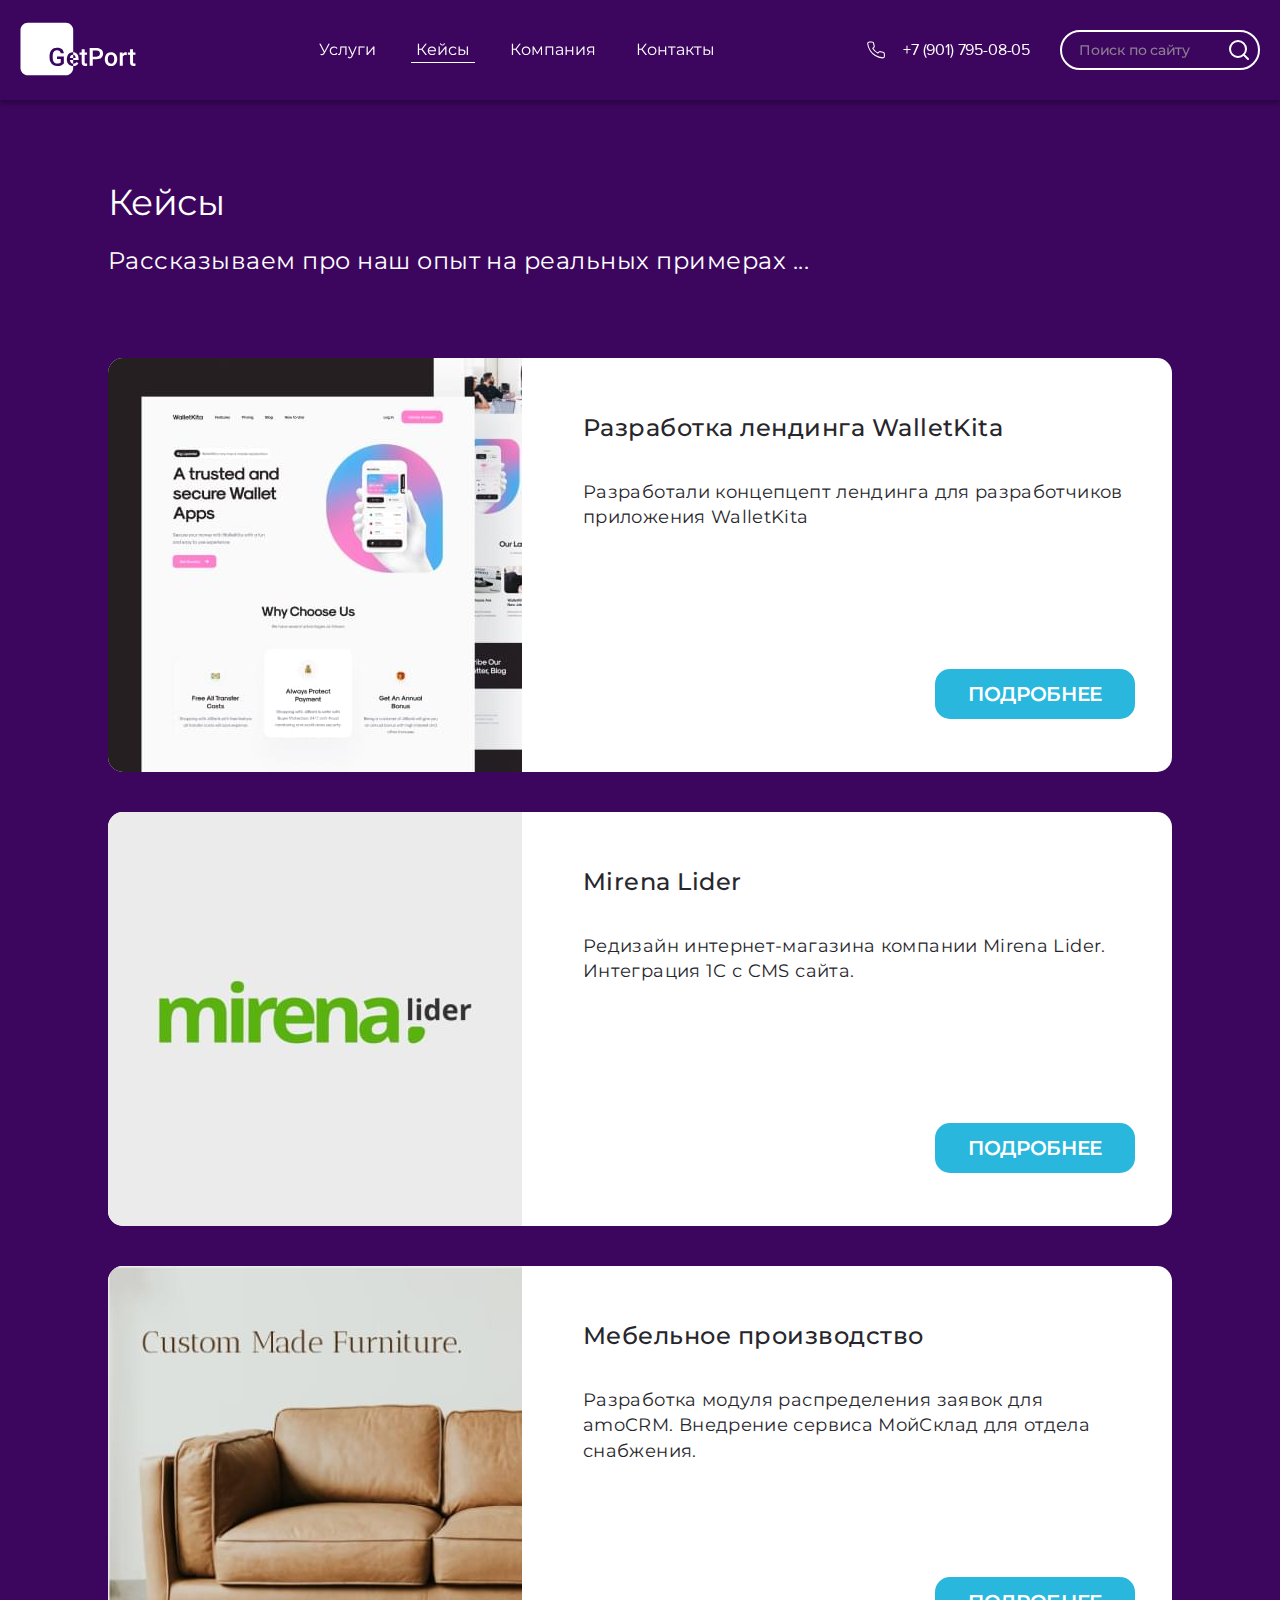
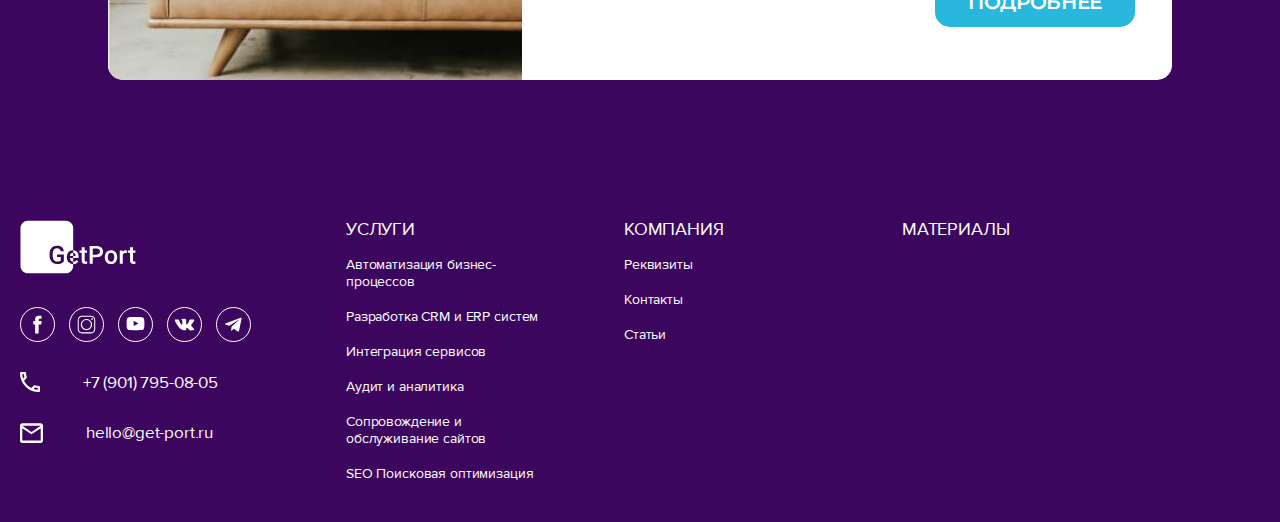
<file: cases.html>
<!DOCTYPE html>
<html lang="zxx">
<head>
    <meta charset="UTF-8">
    <meta name="viewport" content="width=device-width, initial-scale=1.0">

    <link rel="preconnect" href="https://fonts.googleapis.com">
    <link rel="preconnect" href="https://fonts.gstatic.com" crossorigin>
    <link href="https://fonts.googleapis.com/css2?family=Montserrat:wght@400;500;600;700&family=Oswald&display=swap"
        rel="stylesheet">

    <link rel="stylesheet" href="css/style.min.css">
    <link rel="shortcut icon" href="favicon.ico" type="image/x-icon">
    <title>Кейсы</title>
</head>

<body>

  <div class="wrapper">
    <div class="content">
      <header class="header">
  <div class="container">
    <div class="header-body">
      <div class="header-body__logo">
        <svg width="116" height="54" viewBox="0 0 116 54" fill="none" xmlns="http://www.w3.org/2000/svg">
          <path
            d="M45.8107 0.75H7.86471C3.78974 0.75 0.486328 4.04071 0.486328 8.1V45.9C0.486328 49.9593 3.78974 53.25 7.86471 53.25H45.8107C49.8856 53.25 53.189 49.9593 53.189 45.9V8.1C53.189 4.04071 49.8856 0.75 45.8107 0.75Z"
            fill="white" />
          <path
            d="M43.8566 41.4743C43.2059 42.3195 42.3043 42.9593 41.1512 43.394C39.9984 43.8287 38.6889 44.0461 37.2234 44.0461C35.7165 44.0461 34.3824 43.7055 33.2212 43.0248C32.06 42.344 31.1626 41.3717 30.5284 40.1086C29.9027 38.837 29.5773 37.3565 29.5527 35.6667V34.2639C29.5527 31.557 30.2031 29.4444 31.5041 27.9268C32.8052 26.4012 34.621 25.6383 36.9515 25.6383C38.9524 25.6383 40.542 26.1305 41.7193 27.1148C42.8971 28.0994 43.6054 29.5183 43.8439 31.3722H40.7809C40.4348 29.2148 39.1791 28.1361 37.0133 28.1361C35.6135 28.1361 34.5468 28.6408 33.8139 29.6495C33.0894 30.6505 32.7149 32.123 32.69 34.0669V35.4452C32.69 37.381 33.0975 38.8864 33.913 39.9609C34.7362 41.0273 35.8771 41.5607 37.3345 41.5607C38.9321 41.5607 40.0683 41.1995 40.7436 40.4778V36.9708H37.0379V34.6083H43.8566V41.4743Z"
            fill="#3B065E" />
          <path
            d="M53.2344 44.0461C51.3322 44.0461 49.788 43.4514 48.6022 42.2618C47.4248 41.0644 46.8359 39.473 46.8359 37.4878V37.1185C46.8359 35.7896 47.0914 34.6045 47.6019 33.5625C48.1205 32.5125 48.8453 31.6963 49.7757 31.1139C50.7064 30.5315 51.744 30.2403 52.8887 30.2403C54.7083 30.2403 56.1123 30.8185 57.1007 31.9753C58.0971 33.132 58.5953 34.7683 58.5953 36.8847V38.0908H49.8621C49.9528 39.1898 50.3192 40.0592 50.9615 40.6994C51.6122 41.3392 52.4273 41.6591 53.4073 41.6591C54.7825 41.6591 55.9026 41.1054 56.7672 39.998L58.3852 41.5359C57.8501 42.3318 57.1337 42.9509 56.236 43.394C55.3467 43.8287 54.3461 44.0461 53.2344 44.0461ZM52.876 32.6396C52.0528 32.6396 51.3856 32.9269 50.8751 33.5009C50.3726 34.0753 50.0515 34.875 49.9117 35.9005H55.6306V35.679C55.5649 34.6783 55.2972 33.9234 54.8278 33.4148C54.3584 32.8982 53.708 32.6396 52.876 32.6396ZM64.6972 27.2503V30.4864H67.0566V32.7012H64.6972V40.1331C64.6972 40.642 64.796 41.0109 64.9938 41.2408C65.1997 41.462 65.5619 41.573 66.0805 41.573C66.4266 41.573 66.7765 41.532 67.1307 41.4498V43.7633C66.447 43.9519 65.7882 44.0461 65.1543 44.0461C62.8484 44.0461 61.6956 42.7787 61.6956 40.244V32.7012H59.4969V30.4864H61.6956V27.2503H64.6972ZM72.7755 37.143V43.8H69.6506V25.8844H76.5308C78.5398 25.8844 80.1335 26.4053 81.3109 27.447C82.4967 28.4889 83.0898 29.8669 83.0898 31.5815C83.0898 33.3368 82.509 34.7028 81.3481 35.679C80.195 36.6551 78.577 37.143 76.4935 37.143H72.7755ZM72.7755 34.6454H76.5308C77.6424 34.6454 78.4906 34.3868 79.0752 33.8702C79.6599 33.3452 79.9522 32.5906 79.9522 31.606C79.9522 30.6383 79.6557 29.8669 79.0629 29.2929C78.4699 28.7105 77.6547 28.4109 76.6172 28.3944H72.7755V34.6454ZM84.8065 37.0202C84.8065 35.7157 85.0661 34.5429 85.5847 33.5009C86.1037 32.4509 86.8324 31.647 87.7712 31.0894C88.71 30.5231 89.7886 30.2403 91.0075 30.2403C92.811 30.2403 94.2726 30.8185 95.3923 31.9753C96.5205 33.132 97.1298 34.6657 97.2204 36.5771L97.2327 37.2785C97.2327 38.591 96.9776 39.7642 96.4671 40.7977C95.9647 41.8313 95.2402 42.631 94.293 43.197C93.3542 43.7633 92.2674 44.0461 91.0321 44.0461C89.1464 44.0461 87.6352 43.4227 86.4989 42.1757C85.3708 40.9206 84.8065 39.2514 84.8065 37.1679V37.0202ZM87.8081 37.2785C87.8081 38.6484 88.0923 39.7232 88.6605 40.5023C89.2286 41.2734 90.0191 41.6591 91.0321 41.6591C92.045 41.6591 92.8313 41.2653 93.3914 40.4778C93.9595 39.6903 94.2438 38.5378 94.2438 37.0202C94.2438 35.6748 93.9515 34.6083 93.3668 33.8208C92.7902 33.0333 92.0039 32.6396 91.0075 32.6396C90.0276 32.6396 89.2493 33.0295 88.6728 33.8086C88.0965 34.5796 87.8081 35.7364 87.8081 37.2785ZM106.769 33.2181C106.373 33.1523 105.966 33.1194 105.546 33.1194C104.171 33.1194 103.244 33.6444 102.767 34.6944V43.8H99.7649V30.4864H102.631L102.705 31.9753C103.43 30.8185 104.434 30.2403 105.719 30.2403C106.147 30.2403 106.501 30.2977 106.781 30.4125L106.769 33.2181ZM113.044 27.2503V30.4864H115.403V32.7012H113.044V40.1331C113.044 40.642 113.143 41.0109 113.34 41.2408C113.546 41.462 113.908 41.573 114.427 41.573C114.773 41.573 115.123 41.532 115.477 41.4498V43.7633C114.794 43.9519 114.135 44.0461 113.501 44.0461C111.195 44.0461 110.042 42.7787 110.042 40.244V32.7012H107.844V30.4864H110.042V27.2503H113.044Z"
            fill="white" />
          <path fill-rule="evenodd" clip-rule="evenodd"
            d="M53.1891 41.6534V44.046C51.3076 44.0365 49.7785 43.4419 48.6022 42.2617C47.4248 41.0643 46.8359 39.4729 46.8359 37.4877V37.1184C46.8359 35.7895 47.0914 34.6044 47.6019 33.5624C48.1205 32.5124 48.8453 31.6962 49.7757 31.1138C50.7064 30.5314 51.744 30.2402 52.8887 30.2402C52.9899 30.2402 53.0903 30.242 53.1891 30.2455V32.6524C53.0879 32.644 52.9835 32.6395 52.876 32.6395C52.0528 32.6395 51.3856 32.9268 50.8751 33.5008C50.3726 34.0752 50.0515 34.8749 49.9117 35.9004H53.1891V38.0907H49.8621C49.9528 39.1897 50.3192 40.0591 50.9615 40.6993C51.5634 41.2908 52.3058 41.6089 53.1891 41.6534Z"
            fill="#3B065E" />
        </svg>
      </div>
      <div class="header-body__logo header-body__logo_mobile">
        <svg width="54" height="54" viewBox="0 0 54 54" fill="none" xmlns="http://www.w3.org/2000/svg">
          <path
            d="M45.8109 0.75H7.86495C3.78999 0.75 0.486572 4.04071 0.486572 8.1V45.9C0.486572 49.9593 3.78999 53.25 7.86495 53.25H45.8109C49.8859 53.25 53.1893 49.9593 53.1893 45.9V8.1C53.1893 4.04071 49.8859 0.75 45.8109 0.75Z"
            fill="white" />
          <path
            d="M43.8567 41.4743C43.206 42.3195 42.3045 42.9593 41.1513 43.394C39.9985 43.8287 38.689 44.0461 37.2236 44.0461C35.7166 44.0461 34.3825 43.7055 33.2213 43.0248C32.0601 42.344 31.1627 41.3717 30.5286 40.1086C29.9028 38.837 29.5775 37.3565 29.5529 35.6667V34.2639C29.5529 31.557 30.2032 29.4444 31.5043 27.9268C32.8053 26.4012 34.6211 25.6383 36.9516 25.6383C38.9526 25.6383 40.5421 26.1305 41.7194 27.1148C42.8972 28.0994 43.6055 29.5183 43.8441 31.3722H40.781C40.4349 29.2148 39.1792 28.1361 37.0135 28.1361C35.6137 28.1361 34.547 28.6408 33.814 29.6495C33.0896 30.6505 32.715 32.123 32.6901 34.0669V35.4452C32.6901 37.381 33.0976 38.8864 33.9131 39.9609C34.7363 41.0273 35.8772 41.5607 37.3346 41.5607C38.9322 41.5607 40.0685 41.1995 40.7438 40.4778V36.9708H37.038V34.6083H43.8567V41.4743Z"
            fill="#3B065E" />
        </svg>
      </div>
      <div class="header-body__btns">
        <div class="header-body__btns-top">
          <div class="header-body__btns-logo">
            <svg width="65" height="31" viewBox="0 0 65 31" fill="none" xmlns="http://www.w3.org/2000/svg">
              <path
                d="M25.7784 0.875H4.47027C2.18202 0.875 0.327026 2.70839 0.327026 4.97V26.03C0.327026 28.2916 2.18202 30.125 4.47027 30.125H25.7784C28.0666 30.125 29.9216 28.2916 29.9216 26.03V4.97C29.9216 2.70839 28.0666 0.875 25.7784 0.875Z"
                fill="white" />
              <path
                d="M24.681 23.5642C24.3156 24.0351 23.8093 24.3915 23.1618 24.6337C22.5145 24.8759 21.7791 24.997 20.9562 24.997C20.11 24.997 19.3609 24.8073 18.7088 24.428C18.0567 24.0487 17.5528 23.507 17.1967 22.8033C16.8453 22.0948 16.6626 21.27 16.6488 20.3285V19.547C16.6488 18.0388 17.014 16.8618 17.7446 16.0163C18.4752 15.1663 19.4948 14.7413 20.8035 14.7413C21.9271 14.7413 22.8197 15.0155 23.4808 15.5639C24.1422 16.1124 24.5399 16.903 24.6739 17.9359H22.9538C22.7595 16.7339 22.0544 16.1329 20.8382 16.1329C20.0522 16.1329 19.4532 16.4141 19.0416 16.9761C18.6348 17.5338 18.4245 18.3542 18.4105 19.4372V20.2051C18.4105 21.2836 18.6393 22.1223 19.0973 22.721C19.5595 23.3151 20.2002 23.6123 21.0185 23.6123C21.9157 23.6123 22.5537 23.4111 22.9329 23.009V21.0551H20.852V19.7388H24.681V23.5642Z"
                fill="#3B065E" />
              <path
                d="M29.9471 24.9971C28.8789 24.9971 28.0118 24.6658 27.3459 24.003C26.6848 23.3359 26.3541 22.4492 26.3541 21.3432V21.1375C26.3541 20.397 26.4976 19.7368 26.7842 19.1563C27.0754 18.5713 27.4825 18.1165 28.0049 17.792C28.5276 17.4676 29.1102 17.3053 29.753 17.3053C30.7748 17.3053 31.5632 17.6275 32.1182 18.2719C32.6777 18.9164 32.9575 19.828 32.9575 21.0072V21.6792H28.0534C28.1044 22.2915 28.3101 22.7759 28.6708 23.1325C29.0362 23.489 29.4939 23.6672 30.0442 23.6672C30.8164 23.6672 31.4454 23.3587 31.9309 22.7417L32.8395 23.5986C32.539 24.042 32.1367 24.3869 31.6326 24.6338C31.1333 24.876 30.5714 24.9971 29.9471 24.9971ZM29.7459 18.642C29.2836 18.642 28.9089 18.8021 28.6223 19.1219C28.3401 19.4419 28.1598 19.8875 28.0813 20.4589H31.2927V20.3354C31.2558 19.7779 31.1054 19.3573 30.8419 19.074C30.5783 18.7862 30.2131 18.642 29.7459 18.642ZM36.3839 15.6394V17.4424H37.7088V18.6764H36.3839V22.817C36.3839 23.1005 36.4394 23.3061 36.5505 23.4342C36.6661 23.5574 36.8695 23.6192 37.1607 23.6192C37.355 23.6192 37.5515 23.5964 37.7504 23.5506V24.8395C37.3665 24.9446 36.9965 24.9971 36.6406 24.9971C35.3458 24.9971 34.6984 24.291 34.6984 22.8788V18.6764H33.4637V17.4424H34.6984V15.6394H36.3839ZM40.9202 21.1511V24.86H39.1654V14.8784H43.0289C44.1571 14.8784 45.052 15.1687 45.7131 15.749C46.379 16.3295 46.7121 17.0973 46.7121 18.0526C46.7121 19.0305 46.3859 19.7916 45.734 20.3354C45.0865 20.8793 44.178 21.1511 43.008 21.1511H40.9202ZM40.9202 19.7596H43.0289C43.6532 19.7596 44.1294 19.6155 44.4577 19.3277C44.786 19.0352 44.9502 18.6147 44.9502 18.0662C44.9502 17.527 44.7837 17.0973 44.4508 16.7775C44.1178 16.453 43.6601 16.2861 43.0774 16.2769H40.9202V19.7596ZM47.6761 21.0827C47.6761 20.3559 47.8219 19.7025 48.1131 19.1219C48.4045 18.5369 48.8137 18.089 49.3408 17.7784C49.868 17.4629 50.4737 17.3053 51.1581 17.3053C52.1709 17.3053 52.9916 17.6275 53.6204 18.2719C54.2539 18.9164 54.5961 19.7709 54.647 20.8358L54.6539 21.2266C54.6539 21.9578 54.5106 22.6115 54.224 23.1873C53.9418 23.7631 53.535 24.2087 53.0031 24.524C52.4759 24.8395 51.8657 24.9971 51.172 24.9971C50.1131 24.9971 49.2645 24.6498 48.6264 23.955C47.9929 23.2557 47.6761 22.3258 47.6761 21.165V21.0827ZM49.3616 21.2266C49.3616 21.9898 49.5212 22.5887 49.8402 23.0227C50.1592 23.4523 50.6032 23.6672 51.172 23.6672C51.7408 23.6672 52.1823 23.4478 52.4968 23.0091C52.8158 22.5703 52.9755 21.9282 52.9755 21.0827C52.9755 20.3331 52.8113 19.7389 52.483 19.3002C52.1592 18.8614 51.7177 18.642 51.1581 18.642C50.6079 18.642 50.1709 18.8593 49.8471 19.2933C49.5235 19.7229 49.3616 20.3674 49.3616 21.2266ZM60.0087 18.9644C59.7868 18.9277 59.5579 18.9094 59.3221 18.9094C58.5499 18.9094 58.0296 19.2019 57.7613 19.7869V24.86H56.0758V17.4424H57.6851L57.7268 18.2719C58.1336 17.6275 58.6979 17.3053 59.4192 17.3053C59.6597 17.3053 59.8584 17.3373 60.0156 17.4013L60.0087 18.9644ZM63.5322 15.6394V17.4424H64.8571V18.6764H63.5322V22.817C63.5322 23.1005 63.5879 23.3061 63.6988 23.4342C63.8144 23.5574 64.0178 23.6192 64.3092 23.6192C64.5033 23.6192 64.6999 23.5964 64.8987 23.5506V24.8395C64.515 24.9446 64.1451 24.9971 63.7889 24.9971C62.4943 24.9971 61.8467 24.291 61.8467 22.8788V18.6764H60.6122V17.4424H61.8467V15.6394H63.5322Z"
                fill="white" />
              <path fill-rule="evenodd" clip-rule="evenodd"
                d="M29.9217 23.6641V24.9971C28.8651 24.9918 28.0065 24.6605 27.3459 24.003C26.6848 23.3359 26.3541 22.4492 26.3541 21.3432V21.1374C26.3541 20.397 26.4976 19.7368 26.7842 19.1562C27.0754 18.5712 27.4825 18.1165 28.0049 17.792C28.5276 17.4675 29.1102 17.3053 29.753 17.3053C29.8098 17.3053 29.8662 17.3063 29.9217 17.3082V18.6492C29.8648 18.6446 29.8062 18.642 29.7459 18.642C29.2836 18.642 28.9089 18.8021 28.6223 19.1219C28.3401 19.4419 28.1598 19.8875 28.0813 20.4588H29.9217V21.6791H28.0534C28.1044 22.2915 28.3101 22.7758 28.6708 23.1325C29.0088 23.462 29.4257 23.6393 29.9217 23.6641Z"
                fill="#3B065E" />
            </svg>

          </div>
          <div class="header-body__btns-div"></div>
        </div>
        <a href="" class="header-body__btns-item ">
          Услуги
        </a>
        <a href="" class=" header-body__btns-item active">
          Кейсы
        </a>
        <a href="" class="header-body__btns-item ">
          Компания
        </a>
        <a href="" class="header-body__btns-item ">
          Контакты
        </a>
        <a href="" class="header-body__btns-item header-body__btns-item_search">
          Поиск
        </a>
      </div>
      <a href="tel:+79017950805" class="header-body__tel">
        <svg width="17" height="16" viewBox="0 0 17 16" fill="none" xmlns="http://www.w3.org/2000/svg">
          <path
            d="M16.4166 11.6899V13.9399C16.4175 14.1488 16.3724 14.3556 16.284 14.547C16.1957 14.7383 16.0662 14.9101 15.9037 15.0513C15.7412 15.1926 15.5494 15.3001 15.3406 15.367C15.1317 15.4339 14.9104 15.4587 14.6908 15.4399C12.2547 15.1892 9.91468 14.4006 7.85872 13.1374C5.94591 11.9859 4.32419 10.4496 3.10872 8.63745C1.77078 6.68085 0.93816 4.4532 0.678301 2.13495C0.658517 1.92755 0.684535 1.71852 0.754697 1.52117C0.824859 1.32382 0.937628 1.14247 1.08582 0.988666C1.23402 0.834865 1.4144 0.711983 1.61547 0.627842C1.81654 0.543702 2.0339 0.500147 2.25372 0.499951H4.62872C5.01292 0.496368 5.38539 0.62526 5.6767 0.8626C5.96801 1.09994 6.15828 1.42954 6.21205 1.78995C6.31229 2.51 6.4982 3.217 6.76622 3.89745C6.87273 4.16589 6.89578 4.45764 6.83264 4.73811C6.7695 5.01858 6.62282 5.27603 6.40997 5.47995L5.40455 6.43245C6.53153 8.31011 8.17258 9.86478 10.1546 10.9324L11.16 9.97995C11.3752 9.7783 11.647 9.63934 11.943 9.57952C12.2391 9.5197 12.547 9.54154 12.8304 9.64245C13.5486 9.89636 14.2949 10.0725 15.055 10.1674C15.4395 10.2188 15.7907 10.4024 16.0418 10.6831C16.2929 10.9638 16.4263 11.3221 16.4166 11.6899Z"
            stroke="white" stroke-linecap="round" stroke-linejoin="round" />
        </svg>
        +7 (901) 795-08-05 
      </a>
      <label class="header-body__search">
        <input type="text" placeholder="Поиск по сайту" />
        <svg width="20" height="20" viewBox="0 0 20 20" fill="none" xmlns="http://www.w3.org/2000/svg">
          <path
            d="M9 17C13.4183 17 17 13.4183 17 9C17 4.58172 13.4183 1 9 1C4.58172 1 1 4.58172 1 9C1 13.4183 4.58172 17 9 17Z"
            stroke="white" stroke-width="2" stroke-linecap="round" stroke-linejoin="round" />
          <path d="M18.9999 19L14.6499 14.65" stroke="white" stroke-width="2" stroke-linecap="round"
            stroke-linejoin="round" />
        </svg>
      </label>
      <div class="burger__btn">
        <span></span>
        <span></span>
        <span></span>
      </div>
    </div>
  </div>
</header>
      <div class="cases">
        <div class="container">
          <div class="cases__title">
            Кейсы
          </div>
          <div class="cases__subtitle">
            Рассказываем про наш опыт на реальных примерах ...
          </div>
          <div class="cases-body">
            <div class="cases-body__item">
              <div class="cases-body__item-img">
                <img src="./img/cases/1.jpg" srcset="./img/cases/1.jpg 1x, ./img/cases/1@2x.jpg 2x" alt="">
              </div>
              <div class="cases-body__item-content">
                <div class="cases-body__item-title">
                  Разработка лендинга WalletKita
                </div>
                <div class="cases-body__item-desc">
                  Разработали концепцепт лендинга для разработчиков приложения WalletKita
                </div>
                <a href="" class="cases-body__item-btn btn">
                  ПОДРОБНЕЕ
                </a>
              </div>
            </div>
            <div class="cases-body__item">
              <div class="cases-body__item-img">
                <img src="./img/cases/2.jpg" srcset="./img/cases/2.jpg 1x, ./img/cases/2@2x.jpg 2x" alt="">
              </div>
              <div class="cases-body__item-content">
                <div class="cases-body__item-title">
                  Mirena Lider
                </div>
                <div class="cases-body__item-desc">
                  Редизайн интернет-магазина компании Mirena Lider. Интеграция 1С с CMS сайта.
                </div>
                <a href="" class="cases-body__item-btn btn">
                  ПОДРОБНЕЕ
                </a>
              </div>
            </div>
            <div class="cases-body__item">
              <div class="cases-body__item-img">
                <img src="./img/cases/3.jpg" srcset="./img/cases/3.jpg 1x, ./img/cases/3@2x.jpg 2x" alt="">
              </div>
              <div class="cases-body__item-content">
                <div class="cases-body__item-title">
                  Мебельное производство
                </div>
                <div class="cases-body__item-desc">
                  Разработка модуля распределения заявок для amoCRM. Внедрение сервиса МойСклад для отдела снабжения.
                </div>
                <a href="" class="cases-body__item-btn btn">
                  ПОДРОБНЕЕ
                </a>
              </div>
            </div>
          </div>
        </div>
      </div>
    </div>
    <footer class="footer">
	<div class="container">
		<div class="footer-body">
			<div class="footer-body__col">
				<div class="footer-body__logo">
					<svg width="116" height="54" viewBox="0 0 116 54" fill="none" xmlns="http://www.w3.org/2000/svg">
						<path
							d="M45.8107 0.75H7.86471C3.78974 0.75 0.486328 4.04071 0.486328 8.1V45.9C0.486328 49.9593 3.78974 53.25 7.86471 53.25H45.8107C49.8856 53.25 53.189 49.9593 53.189 45.9V8.1C53.189 4.04071 49.8856 0.75 45.8107 0.75Z"
							fill="white" />
						<path
							d="M43.8566 41.4743C43.2059 42.3195 42.3043 42.9593 41.1512 43.394C39.9984 43.8287 38.6889 44.0461 37.2234 44.0461C35.7165 44.0461 34.3824 43.7055 33.2212 43.0248C32.06 42.344 31.1626 41.3717 30.5284 40.1086C29.9027 38.837 29.5773 37.3565 29.5527 35.6667V34.2639C29.5527 31.557 30.2031 29.4444 31.5041 27.9268C32.8052 26.4012 34.621 25.6383 36.9515 25.6383C38.9524 25.6383 40.542 26.1305 41.7193 27.1148C42.8971 28.0994 43.6054 29.5183 43.8439 31.3722H40.7809C40.4348 29.2148 39.1791 28.1361 37.0133 28.1361C35.6135 28.1361 34.5468 28.6408 33.8139 29.6495C33.0894 30.6505 32.7149 32.123 32.69 34.0669V35.4452C32.69 37.381 33.0975 38.8864 33.913 39.9609C34.7362 41.0273 35.8771 41.5607 37.3345 41.5607C38.9321 41.5607 40.0683 41.1995 40.7436 40.4778V36.9708H37.0379V34.6083H43.8566V41.4743Z"
							fill="#3B065E" />
						<path
							d="M53.2344 44.0461C51.3322 44.0461 49.788 43.4514 48.6022 42.2618C47.4248 41.0644 46.8359 39.473 46.8359 37.4878V37.1185C46.8359 35.7896 47.0914 34.6045 47.6019 33.5625C48.1205 32.5125 48.8453 31.6963 49.7757 31.1139C50.7064 30.5315 51.744 30.2403 52.8887 30.2403C54.7083 30.2403 56.1123 30.8185 57.1007 31.9753C58.0971 33.132 58.5953 34.7683 58.5953 36.8847V38.0908H49.8621C49.9528 39.1898 50.3192 40.0592 50.9615 40.6994C51.6122 41.3392 52.4273 41.6591 53.4073 41.6591C54.7825 41.6591 55.9026 41.1054 56.7672 39.998L58.3852 41.5359C57.8501 42.3318 57.1337 42.9509 56.236 43.394C55.3467 43.8287 54.3461 44.0461 53.2344 44.0461ZM52.876 32.6396C52.0528 32.6396 51.3856 32.9269 50.8751 33.5009C50.3726 34.0753 50.0515 34.875 49.9117 35.9005H55.6306V35.679C55.5649 34.6783 55.2972 33.9234 54.8278 33.4148C54.3584 32.8982 53.708 32.6396 52.876 32.6396ZM64.6972 27.2503V30.4864H67.0566V32.7012H64.6972V40.1331C64.6972 40.642 64.796 41.0109 64.9938 41.2408C65.1997 41.462 65.5619 41.573 66.0805 41.573C66.4266 41.573 66.7765 41.532 67.1307 41.4498V43.7633C66.447 43.9519 65.7882 44.0461 65.1543 44.0461C62.8484 44.0461 61.6956 42.7787 61.6956 40.244V32.7012H59.4969V30.4864H61.6956V27.2503H64.6972ZM72.7755 37.143V43.8H69.6506V25.8844H76.5308C78.5398 25.8844 80.1335 26.4053 81.3109 27.447C82.4967 28.4889 83.0898 29.8669 83.0898 31.5815C83.0898 33.3368 82.509 34.7028 81.3481 35.679C80.195 36.6551 78.577 37.143 76.4935 37.143H72.7755ZM72.7755 34.6454H76.5308C77.6424 34.6454 78.4906 34.3868 79.0752 33.8702C79.6599 33.3452 79.9522 32.5906 79.9522 31.606C79.9522 30.6383 79.6557 29.8669 79.0629 29.2929C78.4699 28.7105 77.6547 28.4109 76.6172 28.3944H72.7755V34.6454ZM84.8065 37.0202C84.8065 35.7157 85.0661 34.5429 85.5847 33.5009C86.1037 32.4509 86.8324 31.647 87.7712 31.0894C88.71 30.5231 89.7886 30.2403 91.0075 30.2403C92.811 30.2403 94.2726 30.8185 95.3923 31.9753C96.5205 33.132 97.1298 34.6657 97.2204 36.5771L97.2327 37.2785C97.2327 38.591 96.9776 39.7642 96.4671 40.7977C95.9647 41.8313 95.2402 42.631 94.293 43.197C93.3542 43.7633 92.2674 44.0461 91.0321 44.0461C89.1464 44.0461 87.6352 43.4227 86.4989 42.1757C85.3708 40.9206 84.8065 39.2514 84.8065 37.1679V37.0202ZM87.8081 37.2785C87.8081 38.6484 88.0923 39.7232 88.6605 40.5023C89.2286 41.2734 90.0191 41.6591 91.0321 41.6591C92.045 41.6591 92.8313 41.2653 93.3914 40.4778C93.9595 39.6903 94.2438 38.5378 94.2438 37.0202C94.2438 35.6748 93.9515 34.6083 93.3668 33.8208C92.7902 33.0333 92.0039 32.6396 91.0075 32.6396C90.0276 32.6396 89.2493 33.0295 88.6728 33.8086C88.0965 34.5796 87.8081 35.7364 87.8081 37.2785ZM106.769 33.2181C106.373 33.1523 105.966 33.1194 105.546 33.1194C104.171 33.1194 103.244 33.6444 102.767 34.6944V43.8H99.7649V30.4864H102.631L102.705 31.9753C103.43 30.8185 104.434 30.2403 105.719 30.2403C106.147 30.2403 106.501 30.2977 106.781 30.4125L106.769 33.2181ZM113.044 27.2503V30.4864H115.403V32.7012H113.044V40.1331C113.044 40.642 113.143 41.0109 113.34 41.2408C113.546 41.462 113.908 41.573 114.427 41.573C114.773 41.573 115.123 41.532 115.477 41.4498V43.7633C114.794 43.9519 114.135 44.0461 113.501 44.0461C111.195 44.0461 110.042 42.7787 110.042 40.244V32.7012H107.844V30.4864H110.042V27.2503H113.044Z"
							fill="white" />
						<path fill-rule="evenodd" clip-rule="evenodd"
							d="M53.1891 41.6534V44.046C51.3076 44.0365 49.7785 43.4419 48.6022 42.2617C47.4248 41.0643 46.8359 39.4729 46.8359 37.4877V37.1184C46.8359 35.7895 47.0914 34.6044 47.6019 33.5624C48.1205 32.5124 48.8453 31.6962 49.7757 31.1138C50.7064 30.5314 51.744 30.2402 52.8887 30.2402C52.9899 30.2402 53.0903 30.242 53.1891 30.2455V32.6524C53.0879 32.644 52.9835 32.6395 52.876 32.6395C52.0528 32.6395 51.3856 32.9268 50.8751 33.5008C50.3726 34.0752 50.0515 34.8749 49.9117 35.9004H53.1891V38.0907H49.8621C49.9528 39.1897 50.3192 40.0591 50.9615 40.6993C51.5634 41.2908 52.3058 41.6089 53.1891 41.6534Z"
							fill="#3B065E" />
					</svg>

				</div>
				<div class="footer-body__social">
					<a href="" class="footer-body__social-item">
						<svg width="9" height="19" viewBox="0 0 9 19" fill="none" xmlns="http://www.w3.org/2000/svg">
							<path fill-rule="evenodd" clip-rule="evenodd"
								d="M5.78649 5.99857V4.55718C5.78649 3.86711 6.24054 3.69969 6.56892 3.69969C6.88919 3.69969 8.56756 3.69969 8.56756 3.69969V0.625H5.81487C2.75001 0.625 2.06488 2.90346 2.06488 4.3816V5.99857H0.285156V8.16678V9.58775H2.0811C2.0811 13.6669 2.0811 18.5628 2.0811 18.5628H5.64865C5.64865 18.5628 5.64865 13.5975 5.64865 9.58775H8.28783L8.4054 8.17495L8.61621 5.99448H5.78649V5.99857Z"
								fill="white" />
						</svg>
					</a>
					<a href="" class="footer-body__social-item">
						<svg width="19" height="19" viewBox="0 0 19 19" fill="none" xmlns="http://www.w3.org/2000/svg">
							<path fill-rule="evenodd" clip-rule="evenodd"
								d="M5.01276 9.58836C5.01276 7.10573 7.0114 5.08044 9.47625 5.08044C11.9492 5.08044 13.9519 7.10573 13.9519 9.58836C13.9519 12.0791 11.9533 14.0963 9.47625 14.0963C7.0114 14.0963 5.01276 12.0791 5.01276 9.58836ZM14.0938 0.780762H4.86681C2.59655 0.780762 0.731689 2.65089 0.731689 4.94569V14.2392C0.731689 16.5258 2.59655 18.4041 4.86681 18.4041H14.0938C16.3722 18.4041 18.2289 16.5258 18.2289 14.2392V4.94569C18.2289 2.65089 16.3762 0.780762 14.0938 0.780762ZM4.86681 1.82199H14.0938C15.8046 1.82199 17.1952 3.22255 17.1952 4.94569V14.2392C17.1952 15.9623 15.8046 17.3629 14.0938 17.3629H4.86681C3.15601 17.3629 1.76547 15.9623 1.76547 14.2392V4.94569C1.76547 3.22255 3.15601 1.82199 4.86681 1.82199ZM15.0141 3.1368C14.5114 3.1368 14.106 3.54513 14.106 4.05145C14.106 4.55778 14.5114 4.9661 15.0141 4.9661C15.5168 4.9661 15.9222 4.55778 15.9222 4.05145C15.9222 3.54513 15.5168 3.1368 15.0141 3.1368ZM15.1195 9.58836C15.1195 6.45241 12.5979 3.90446 9.47625 3.90446C6.36275 3.90446 3.83303 6.45241 3.83303 9.58836C3.83303 12.7325 6.36275 15.2723 9.47625 15.2723C12.5979 15.2723 15.1195 12.7325 15.1195 9.58836Z"
								fill="white" />
						</svg>
					</a>
					<a href="" class="footer-body__social-item">
						<svg width="19" height="14" viewBox="0 0 19 14" fill="none" xmlns="http://www.w3.org/2000/svg">
							<path fill-rule="evenodd" clip-rule="evenodd"
								d="M18.2356 2.85301C18.2356 2.85301 18.0532 1.55892 17.5221 0.995557C16.8451 0.256659 16.0829 0.244409 15.7464 0.195421C13.2532 0.0117175 9.51538 0.0117188 9.51538 0.0117188H9.49512C9.49512 0.0117188 5.76539 0.0117175 3.27215 0.195421C2.9154 0.244409 2.16136 0.252577 1.48433 0.995557C0.953251 1.55892 0.770816 2.85301 0.770816 2.85301C0.770816 2.85301 0.588379 4.37163 0.588379 5.86984V6.06579V7.30273C0.588379 8.82135 0.770816 10.3196 0.770816 10.3196C0.770816 10.3196 0.953251 11.6136 1.48433 12.1893C2.16136 12.9363 3.04918 12.9077 3.45459 12.9853C4.8735 13.1323 9.51132 13.1813 9.51132 13.1813C9.51132 13.1813 13.2491 13.1608 15.7424 12.9853C16.0789 12.9363 16.8451 12.9363 17.5181 12.1893C18.0491 11.6136 18.2316 10.3196 18.2316 10.3196C18.2316 10.3196 18.4059 8.82135 18.4059 7.30273V6.14335V5.86984C18.4059 4.36755 18.2356 2.85301 18.2356 2.85301ZM12.4748 6.39237L7.65457 9.00914V4.97989V3.7552L9.8397 4.95132L12.4748 6.39237Z"
								fill="white" />
						</svg>
					</a>
					<a href="" class="footer-body__social-item">
						<svg width="21" height="13" viewBox="0 0 21 13" fill="none" xmlns="http://www.w3.org/2000/svg">
							<path fill-rule="evenodd" clip-rule="evenodd"
								d="M20.1761 1.69272C19.9166 1.49672 18.976 1.49672 18.0517 1.49672C17.1031 1.51713 16.1585 1.51714 15.9355 1.60289C15.7328 1.68047 15.2788 2.79111 14.6909 3.93034C14.0139 5.21656 13.195 6.46195 12.672 6.44154C11.9869 6.44154 12.149 4.3305 12.1977 2.76253C12.2058 1.74171 12.0436 1.41097 11.8977 1.32114C11.5409 1.06798 10.5558 0.827056 10.5558 0.827056C10.5558 0.827056 7.6004 0.602479 7.18284 1.88871C7.75446 1.96629 8.71934 1.79071 8.34231 5.77189C8.31393 5.96789 7.88825 7.60119 6.51393 5.39215C6.16529 4.83683 4.85178 1.52122 4.38962 1.5008C2.87341 1.47222 1.36531 1.4028 0.842336 1.69679C0.347743 1.99079 1.49908 4.26516 3.44096 7.32352C5.01393 9.83473 6.68824 11.7824 9.58688 12.2684C10.1382 12.3255 11.549 12.3868 12.0031 12.1704C12.3031 12.0234 11.9261 9.86332 12.9598 9.65099C13.4139 9.56524 15.1815 11.909 15.8463 12.1704C16.2517 12.3337 17.1436 12.4031 18.0517 12.3664C19.0368 12.3378 20.1558 12.4644 20.2652 11.7824C20.5085 10.2921 17.2815 8.34435 17.1923 7.43378C17.1152 6.77229 18.372 5.55547 19.0085 4.62041C19.799 3.48526 20.6706 2.12146 20.1761 1.69272Z"
								fill="white" />
						</svg>
					</a>
					<a href="" class="footer-body__social-item">
						<svg width="17" height="15" viewBox="0 0 17 15" fill="none" xmlns="http://www.w3.org/2000/svg">
							<path fill-rule="evenodd" clip-rule="evenodd"
								d="M14.0443 13.8747L16.6208 1.48587C16.6467 1.36136 16.6388 1.23214 16.5982 1.11171C16.5575 0.991281 16.4854 0.884073 16.3895 0.801292C16.2936 0.71851 16.1774 0.663197 16.053 0.641133C15.9286 0.61907 15.8007 0.631067 15.6825 0.67587L0.358791 6.49C0.255987 6.52901 0.167684 6.5991 0.105997 6.69066C0.0443098 6.78221 0.0122608 6.89075 0.0142472 7.00138C0.0162337 7.11201 0.052158 7.21931 0.117092 7.30857C0.182025 7.39782 0.272787 7.46464 0.376925 7.49988L4.29341 8.8247L13.3871 3.02763C13.4273 3.00196 13.4756 2.9924 13.5225 3.00083C13.5693 3.00926 13.6113 3.03507 13.6402 3.07316C13.6691 3.11126 13.6828 3.15888 13.6785 3.20663C13.6743 3.25438 13.6524 3.29879 13.6173 3.33109L6.50656 9.87475L6.11205 13.7202L6.16084 13.7741C6.18835 13.8046 6.2216 13.8292 6.25865 13.8465C6.2957 13.8639 6.33581 13.8736 6.37664 13.8752C6.41747 13.8767 6.4582 13.8701 6.49645 13.8556C6.53471 13.8412 6.56972 13.8192 6.59943 13.7909L8.86993 11.6335L12.6176 14.4222C12.7399 14.5132 12.8829 14.5717 13.0335 14.5925C13.1841 14.6133 13.3374 14.5956 13.4795 14.5411C13.6215 14.4866 13.7477 14.397 13.8464 14.2805C13.9451 14.1641 14.0131 14.0246 14.0443 13.8747Z"
								fill="white" />
						</svg>
					</a>
				</div>
				<a href="tel:+79017950805" class="footer-body__tel">
					<svg width="20" height="21" viewBox="0 0 20 21" fill="none" xmlns="http://www.w3.org/2000/svg">
						<path
							d="M3.93333 2.26763C4 3.25652 4.16667 4.22319 4.43333 5.14541L3.1 6.47874C2.64444 5.14541 2.35556 3.7343 2.25556 2.26763H3.93333ZM14.8889 15.6232C15.8333 15.8899 16.8 16.0565 17.7778 16.1232V17.7787C16.3111 17.6787 14.9 17.3899 13.5556 16.9454L14.8889 15.6232ZM5 0.0454102H1.11111C0.5 0.0454102 0 0.54541 0 1.15652C0 11.5899 8.45556 20.0454 18.8889 20.0454C19.5 20.0454 20 19.5454 20 18.9343V15.0565C20 14.4454 19.5 13.9454 18.8889 13.9454C17.5111 13.9454 16.1667 13.7232 14.9222 13.3121C14.8111 13.2676 14.6889 13.2565 14.5778 13.2565C14.2889 13.2565 14.0111 13.3676 13.7889 13.5787L11.3444 16.0232C8.2 14.4121 5.62222 11.8454 4.02222 8.70097L6.46667 6.25652C6.77778 5.94541 6.86667 5.51208 6.74444 5.12319C6.33333 3.87874 6.11111 2.54541 6.11111 1.15652C6.11111 0.54541 5.61111 0.0454102 5 0.0454102Z"
							fill="white" />
					</svg>
					+7 (901) 795-08-05 
				</a>
				<a href="mailto:hello@get-port.ru" class="footer-body__email">
					<svg width="23" height="20" viewBox="0 0 23 20" fill="none" xmlns="http://www.w3.org/2000/svg">
						<path
							d="M23 2.79429C23 1.4473 21.965 0.345215 20.7 0.345215H2.3C1.035 0.345215 0 1.4473 0 2.79429V17.4887C0 18.8357 1.035 19.9378 2.3 19.9378H20.7C21.965 19.9378 23 18.8357 23 17.4887V2.79429ZM20.7 2.79429L11.5 8.91698L2.3 2.79429H20.7ZM20.7 17.4887H2.3V5.24336L11.5 11.366L20.7 5.24336V17.4887Z"
							fill="white" />
					</svg>
					hello@get-port.ru
				</a>
			</div>
			<div class="footer-body__col">
				<div class="footer-body__col-title">
					УСЛУГИ
				</div>
				<div class="footer-body__links">
					<a href="" class="footer-body__links-item">
						​Автоматизация бизнес-процессов
					</a>
					<a href="" class="footer-body__links-item">
						​Разработка CRM и ERP систем
					</a>
					<a href="" class="footer-body__links-item">
						​Интеграция сервисов
					</a>
					<a href="" class="footer-body__links-item">
						​Аудит и аналитика
					</a>
					<a href="" class="footer-body__links-item">
						Сопровождение и обслуживание сайтов
					</a>
					<a href="" class="footer-body__links-item">
						SEO Поисковая оптимизация
					</a>
				</div>
			</div>
			<div class="footer-body__col">
				<div class="footer-body__col-title">
					КОМПАНИЯ
				</div>
				<div class="footer-body__links">
					<a href="" class="footer-body__links-item">
						Реквизиты
					</a>
					<a href="" class="footer-body__links-item">
						Контакты
					</a>
					<a href="" class="footer-body__links-item">
						Статьи
					</a>
				</div>
			</div>
			<div class="footer-body__col">
				<div class="footer-body__col-title">
					МАТЕРИАЛЫ
				</div>
			</div>
		</div>
	</div>
</footer>
  </div>

  <!-- <script src="https://code.jquery.com/jquery-3.5.1.js" integrity="sha256-QWo7LDvxbWT2tbbQ97B53yJnYU3WhH/C8ycbRAkjPDc=" crossorigin="anonymous"></script> -->
<script src="js/script.min.js"></script>

</body>

</html>
</file>
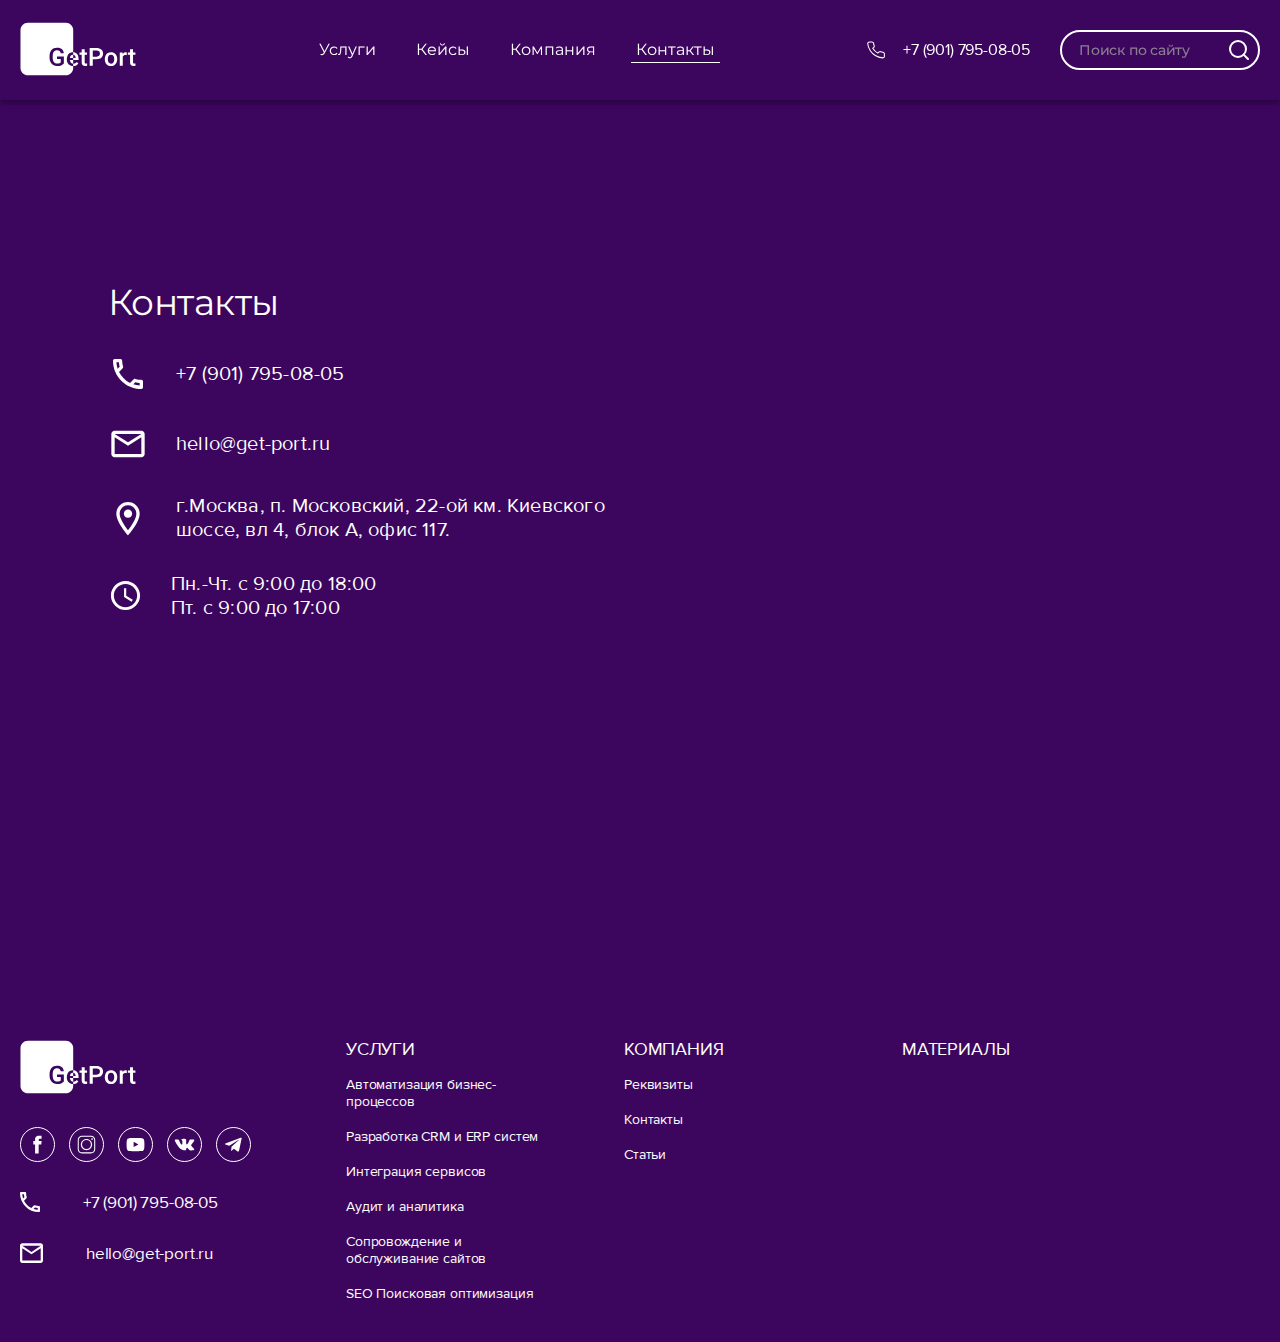
<file: contacts.html>
<!DOCTYPE html>
<html lang="zxx">
<head>
    <meta charset="UTF-8">
    <meta name="viewport" content="width=device-width, initial-scale=1.0">

    <link rel="preconnect" href="https://fonts.googleapis.com">
    <link rel="preconnect" href="https://fonts.gstatic.com" crossorigin>
    <link href="https://fonts.googleapis.com/css2?family=Montserrat:wght@400;500;600;700&family=Oswald&display=swap"
        rel="stylesheet">

    <link rel="stylesheet" href="css/style.min.css">
    <link rel="shortcut icon" href="favicon.ico" type="image/x-icon">
    <title>Контакты</title>
</head>

<body>

  <div class="wrapper">
    <div class="content">
      <header class="header">
  <div class="container">
    <div class="header-body">
      <div class="header-body__logo">
        <svg width="116" height="54" viewBox="0 0 116 54" fill="none" xmlns="http://www.w3.org/2000/svg">
          <path
            d="M45.8107 0.75H7.86471C3.78974 0.75 0.486328 4.04071 0.486328 8.1V45.9C0.486328 49.9593 3.78974 53.25 7.86471 53.25H45.8107C49.8856 53.25 53.189 49.9593 53.189 45.9V8.1C53.189 4.04071 49.8856 0.75 45.8107 0.75Z"
            fill="white" />
          <path
            d="M43.8566 41.4743C43.2059 42.3195 42.3043 42.9593 41.1512 43.394C39.9984 43.8287 38.6889 44.0461 37.2234 44.0461C35.7165 44.0461 34.3824 43.7055 33.2212 43.0248C32.06 42.344 31.1626 41.3717 30.5284 40.1086C29.9027 38.837 29.5773 37.3565 29.5527 35.6667V34.2639C29.5527 31.557 30.2031 29.4444 31.5041 27.9268C32.8052 26.4012 34.621 25.6383 36.9515 25.6383C38.9524 25.6383 40.542 26.1305 41.7193 27.1148C42.8971 28.0994 43.6054 29.5183 43.8439 31.3722H40.7809C40.4348 29.2148 39.1791 28.1361 37.0133 28.1361C35.6135 28.1361 34.5468 28.6408 33.8139 29.6495C33.0894 30.6505 32.7149 32.123 32.69 34.0669V35.4452C32.69 37.381 33.0975 38.8864 33.913 39.9609C34.7362 41.0273 35.8771 41.5607 37.3345 41.5607C38.9321 41.5607 40.0683 41.1995 40.7436 40.4778V36.9708H37.0379V34.6083H43.8566V41.4743Z"
            fill="#3B065E" />
          <path
            d="M53.2344 44.0461C51.3322 44.0461 49.788 43.4514 48.6022 42.2618C47.4248 41.0644 46.8359 39.473 46.8359 37.4878V37.1185C46.8359 35.7896 47.0914 34.6045 47.6019 33.5625C48.1205 32.5125 48.8453 31.6963 49.7757 31.1139C50.7064 30.5315 51.744 30.2403 52.8887 30.2403C54.7083 30.2403 56.1123 30.8185 57.1007 31.9753C58.0971 33.132 58.5953 34.7683 58.5953 36.8847V38.0908H49.8621C49.9528 39.1898 50.3192 40.0592 50.9615 40.6994C51.6122 41.3392 52.4273 41.6591 53.4073 41.6591C54.7825 41.6591 55.9026 41.1054 56.7672 39.998L58.3852 41.5359C57.8501 42.3318 57.1337 42.9509 56.236 43.394C55.3467 43.8287 54.3461 44.0461 53.2344 44.0461ZM52.876 32.6396C52.0528 32.6396 51.3856 32.9269 50.8751 33.5009C50.3726 34.0753 50.0515 34.875 49.9117 35.9005H55.6306V35.679C55.5649 34.6783 55.2972 33.9234 54.8278 33.4148C54.3584 32.8982 53.708 32.6396 52.876 32.6396ZM64.6972 27.2503V30.4864H67.0566V32.7012H64.6972V40.1331C64.6972 40.642 64.796 41.0109 64.9938 41.2408C65.1997 41.462 65.5619 41.573 66.0805 41.573C66.4266 41.573 66.7765 41.532 67.1307 41.4498V43.7633C66.447 43.9519 65.7882 44.0461 65.1543 44.0461C62.8484 44.0461 61.6956 42.7787 61.6956 40.244V32.7012H59.4969V30.4864H61.6956V27.2503H64.6972ZM72.7755 37.143V43.8H69.6506V25.8844H76.5308C78.5398 25.8844 80.1335 26.4053 81.3109 27.447C82.4967 28.4889 83.0898 29.8669 83.0898 31.5815C83.0898 33.3368 82.509 34.7028 81.3481 35.679C80.195 36.6551 78.577 37.143 76.4935 37.143H72.7755ZM72.7755 34.6454H76.5308C77.6424 34.6454 78.4906 34.3868 79.0752 33.8702C79.6599 33.3452 79.9522 32.5906 79.9522 31.606C79.9522 30.6383 79.6557 29.8669 79.0629 29.2929C78.4699 28.7105 77.6547 28.4109 76.6172 28.3944H72.7755V34.6454ZM84.8065 37.0202C84.8065 35.7157 85.0661 34.5429 85.5847 33.5009C86.1037 32.4509 86.8324 31.647 87.7712 31.0894C88.71 30.5231 89.7886 30.2403 91.0075 30.2403C92.811 30.2403 94.2726 30.8185 95.3923 31.9753C96.5205 33.132 97.1298 34.6657 97.2204 36.5771L97.2327 37.2785C97.2327 38.591 96.9776 39.7642 96.4671 40.7977C95.9647 41.8313 95.2402 42.631 94.293 43.197C93.3542 43.7633 92.2674 44.0461 91.0321 44.0461C89.1464 44.0461 87.6352 43.4227 86.4989 42.1757C85.3708 40.9206 84.8065 39.2514 84.8065 37.1679V37.0202ZM87.8081 37.2785C87.8081 38.6484 88.0923 39.7232 88.6605 40.5023C89.2286 41.2734 90.0191 41.6591 91.0321 41.6591C92.045 41.6591 92.8313 41.2653 93.3914 40.4778C93.9595 39.6903 94.2438 38.5378 94.2438 37.0202C94.2438 35.6748 93.9515 34.6083 93.3668 33.8208C92.7902 33.0333 92.0039 32.6396 91.0075 32.6396C90.0276 32.6396 89.2493 33.0295 88.6728 33.8086C88.0965 34.5796 87.8081 35.7364 87.8081 37.2785ZM106.769 33.2181C106.373 33.1523 105.966 33.1194 105.546 33.1194C104.171 33.1194 103.244 33.6444 102.767 34.6944V43.8H99.7649V30.4864H102.631L102.705 31.9753C103.43 30.8185 104.434 30.2403 105.719 30.2403C106.147 30.2403 106.501 30.2977 106.781 30.4125L106.769 33.2181ZM113.044 27.2503V30.4864H115.403V32.7012H113.044V40.1331C113.044 40.642 113.143 41.0109 113.34 41.2408C113.546 41.462 113.908 41.573 114.427 41.573C114.773 41.573 115.123 41.532 115.477 41.4498V43.7633C114.794 43.9519 114.135 44.0461 113.501 44.0461C111.195 44.0461 110.042 42.7787 110.042 40.244V32.7012H107.844V30.4864H110.042V27.2503H113.044Z"
            fill="white" />
          <path fill-rule="evenodd" clip-rule="evenodd"
            d="M53.1891 41.6534V44.046C51.3076 44.0365 49.7785 43.4419 48.6022 42.2617C47.4248 41.0643 46.8359 39.4729 46.8359 37.4877V37.1184C46.8359 35.7895 47.0914 34.6044 47.6019 33.5624C48.1205 32.5124 48.8453 31.6962 49.7757 31.1138C50.7064 30.5314 51.744 30.2402 52.8887 30.2402C52.9899 30.2402 53.0903 30.242 53.1891 30.2455V32.6524C53.0879 32.644 52.9835 32.6395 52.876 32.6395C52.0528 32.6395 51.3856 32.9268 50.8751 33.5008C50.3726 34.0752 50.0515 34.8749 49.9117 35.9004H53.1891V38.0907H49.8621C49.9528 39.1897 50.3192 40.0591 50.9615 40.6993C51.5634 41.2908 52.3058 41.6089 53.1891 41.6534Z"
            fill="#3B065E" />
        </svg>
      </div>
      <div class="header-body__logo header-body__logo_mobile">
        <svg width="54" height="54" viewBox="0 0 54 54" fill="none" xmlns="http://www.w3.org/2000/svg">
          <path
            d="M45.8109 0.75H7.86495C3.78999 0.75 0.486572 4.04071 0.486572 8.1V45.9C0.486572 49.9593 3.78999 53.25 7.86495 53.25H45.8109C49.8859 53.25 53.1893 49.9593 53.1893 45.9V8.1C53.1893 4.04071 49.8859 0.75 45.8109 0.75Z"
            fill="white" />
          <path
            d="M43.8567 41.4743C43.206 42.3195 42.3045 42.9593 41.1513 43.394C39.9985 43.8287 38.689 44.0461 37.2236 44.0461C35.7166 44.0461 34.3825 43.7055 33.2213 43.0248C32.0601 42.344 31.1627 41.3717 30.5286 40.1086C29.9028 38.837 29.5775 37.3565 29.5529 35.6667V34.2639C29.5529 31.557 30.2032 29.4444 31.5043 27.9268C32.8053 26.4012 34.6211 25.6383 36.9516 25.6383C38.9526 25.6383 40.5421 26.1305 41.7194 27.1148C42.8972 28.0994 43.6055 29.5183 43.8441 31.3722H40.781C40.4349 29.2148 39.1792 28.1361 37.0135 28.1361C35.6137 28.1361 34.547 28.6408 33.814 29.6495C33.0896 30.6505 32.715 32.123 32.6901 34.0669V35.4452C32.6901 37.381 33.0976 38.8864 33.9131 39.9609C34.7363 41.0273 35.8772 41.5607 37.3346 41.5607C38.9322 41.5607 40.0685 41.1995 40.7438 40.4778V36.9708H37.038V34.6083H43.8567V41.4743Z"
            fill="#3B065E" />
        </svg>
      </div>
      <div class="header-body__btns">
        <div class="header-body__btns-top">
          <div class="header-body__btns-logo">
            <svg width="65" height="31" viewBox="0 0 65 31" fill="none" xmlns="http://www.w3.org/2000/svg">
              <path
                d="M25.7784 0.875H4.47027C2.18202 0.875 0.327026 2.70839 0.327026 4.97V26.03C0.327026 28.2916 2.18202 30.125 4.47027 30.125H25.7784C28.0666 30.125 29.9216 28.2916 29.9216 26.03V4.97C29.9216 2.70839 28.0666 0.875 25.7784 0.875Z"
                fill="white" />
              <path
                d="M24.681 23.5642C24.3156 24.0351 23.8093 24.3915 23.1618 24.6337C22.5145 24.8759 21.7791 24.997 20.9562 24.997C20.11 24.997 19.3609 24.8073 18.7088 24.428C18.0567 24.0487 17.5528 23.507 17.1967 22.8033C16.8453 22.0948 16.6626 21.27 16.6488 20.3285V19.547C16.6488 18.0388 17.014 16.8618 17.7446 16.0163C18.4752 15.1663 19.4948 14.7413 20.8035 14.7413C21.9271 14.7413 22.8197 15.0155 23.4808 15.5639C24.1422 16.1124 24.5399 16.903 24.6739 17.9359H22.9538C22.7595 16.7339 22.0544 16.1329 20.8382 16.1329C20.0522 16.1329 19.4532 16.4141 19.0416 16.9761C18.6348 17.5338 18.4245 18.3542 18.4105 19.4372V20.2051C18.4105 21.2836 18.6393 22.1223 19.0973 22.721C19.5595 23.3151 20.2002 23.6123 21.0185 23.6123C21.9157 23.6123 22.5537 23.4111 22.9329 23.009V21.0551H20.852V19.7388H24.681V23.5642Z"
                fill="#3B065E" />
              <path
                d="M29.9471 24.9971C28.8789 24.9971 28.0118 24.6658 27.3459 24.003C26.6848 23.3359 26.3541 22.4492 26.3541 21.3432V21.1375C26.3541 20.397 26.4976 19.7368 26.7842 19.1563C27.0754 18.5713 27.4825 18.1165 28.0049 17.792C28.5276 17.4676 29.1102 17.3053 29.753 17.3053C30.7748 17.3053 31.5632 17.6275 32.1182 18.2719C32.6777 18.9164 32.9575 19.828 32.9575 21.0072V21.6792H28.0534C28.1044 22.2915 28.3101 22.7759 28.6708 23.1325C29.0362 23.489 29.4939 23.6672 30.0442 23.6672C30.8164 23.6672 31.4454 23.3587 31.9309 22.7417L32.8395 23.5986C32.539 24.042 32.1367 24.3869 31.6326 24.6338C31.1333 24.876 30.5714 24.9971 29.9471 24.9971ZM29.7459 18.642C29.2836 18.642 28.9089 18.8021 28.6223 19.1219C28.3401 19.4419 28.1598 19.8875 28.0813 20.4589H31.2927V20.3354C31.2558 19.7779 31.1054 19.3573 30.8419 19.074C30.5783 18.7862 30.2131 18.642 29.7459 18.642ZM36.3839 15.6394V17.4424H37.7088V18.6764H36.3839V22.817C36.3839 23.1005 36.4394 23.3061 36.5505 23.4342C36.6661 23.5574 36.8695 23.6192 37.1607 23.6192C37.355 23.6192 37.5515 23.5964 37.7504 23.5506V24.8395C37.3665 24.9446 36.9965 24.9971 36.6406 24.9971C35.3458 24.9971 34.6984 24.291 34.6984 22.8788V18.6764H33.4637V17.4424H34.6984V15.6394H36.3839ZM40.9202 21.1511V24.86H39.1654V14.8784H43.0289C44.1571 14.8784 45.052 15.1687 45.7131 15.749C46.379 16.3295 46.7121 17.0973 46.7121 18.0526C46.7121 19.0305 46.3859 19.7916 45.734 20.3354C45.0865 20.8793 44.178 21.1511 43.008 21.1511H40.9202ZM40.9202 19.7596H43.0289C43.6532 19.7596 44.1294 19.6155 44.4577 19.3277C44.786 19.0352 44.9502 18.6147 44.9502 18.0662C44.9502 17.527 44.7837 17.0973 44.4508 16.7775C44.1178 16.453 43.6601 16.2861 43.0774 16.2769H40.9202V19.7596ZM47.6761 21.0827C47.6761 20.3559 47.8219 19.7025 48.1131 19.1219C48.4045 18.5369 48.8137 18.089 49.3408 17.7784C49.868 17.4629 50.4737 17.3053 51.1581 17.3053C52.1709 17.3053 52.9916 17.6275 53.6204 18.2719C54.2539 18.9164 54.5961 19.7709 54.647 20.8358L54.6539 21.2266C54.6539 21.9578 54.5106 22.6115 54.224 23.1873C53.9418 23.7631 53.535 24.2087 53.0031 24.524C52.4759 24.8395 51.8657 24.9971 51.172 24.9971C50.1131 24.9971 49.2645 24.6498 48.6264 23.955C47.9929 23.2557 47.6761 22.3258 47.6761 21.165V21.0827ZM49.3616 21.2266C49.3616 21.9898 49.5212 22.5887 49.8402 23.0227C50.1592 23.4523 50.6032 23.6672 51.172 23.6672C51.7408 23.6672 52.1823 23.4478 52.4968 23.0091C52.8158 22.5703 52.9755 21.9282 52.9755 21.0827C52.9755 20.3331 52.8113 19.7389 52.483 19.3002C52.1592 18.8614 51.7177 18.642 51.1581 18.642C50.6079 18.642 50.1709 18.8593 49.8471 19.2933C49.5235 19.7229 49.3616 20.3674 49.3616 21.2266ZM60.0087 18.9644C59.7868 18.9277 59.5579 18.9094 59.3221 18.9094C58.5499 18.9094 58.0296 19.2019 57.7613 19.7869V24.86H56.0758V17.4424H57.6851L57.7268 18.2719C58.1336 17.6275 58.6979 17.3053 59.4192 17.3053C59.6597 17.3053 59.8584 17.3373 60.0156 17.4013L60.0087 18.9644ZM63.5322 15.6394V17.4424H64.8571V18.6764H63.5322V22.817C63.5322 23.1005 63.5879 23.3061 63.6988 23.4342C63.8144 23.5574 64.0178 23.6192 64.3092 23.6192C64.5033 23.6192 64.6999 23.5964 64.8987 23.5506V24.8395C64.515 24.9446 64.1451 24.9971 63.7889 24.9971C62.4943 24.9971 61.8467 24.291 61.8467 22.8788V18.6764H60.6122V17.4424H61.8467V15.6394H63.5322Z"
                fill="white" />
              <path fill-rule="evenodd" clip-rule="evenodd"
                d="M29.9217 23.6641V24.9971C28.8651 24.9918 28.0065 24.6605 27.3459 24.003C26.6848 23.3359 26.3541 22.4492 26.3541 21.3432V21.1374C26.3541 20.397 26.4976 19.7368 26.7842 19.1562C27.0754 18.5712 27.4825 18.1165 28.0049 17.792C28.5276 17.4675 29.1102 17.3053 29.753 17.3053C29.8098 17.3053 29.8662 17.3063 29.9217 17.3082V18.6492C29.8648 18.6446 29.8062 18.642 29.7459 18.642C29.2836 18.642 28.9089 18.8021 28.6223 19.1219C28.3401 19.4419 28.1598 19.8875 28.0813 20.4588H29.9217V21.6791H28.0534C28.1044 22.2915 28.3101 22.7758 28.6708 23.1325C29.0088 23.462 29.4257 23.6393 29.9217 23.6641Z"
                fill="#3B065E" />
            </svg>

          </div>
          <div class="header-body__btns-div"></div>
        </div>
        <a href="" class="header-body__btns-item ">
          Услуги
        </a>
        <a href="" class=" header-body__btns-item ">
          Кейсы
        </a>
        <a href="" class="header-body__btns-item ">
          Компания
        </a>
        <a href="" class="header-body__btns-item active">
          Контакты
        </a>
        <a href="" class="header-body__btns-item header-body__btns-item_search">
          Поиск
        </a>
      </div>
      <a href="tel:+79017950805" class="header-body__tel">
        <svg width="17" height="16" viewBox="0 0 17 16" fill="none" xmlns="http://www.w3.org/2000/svg">
          <path
            d="M16.4166 11.6899V13.9399C16.4175 14.1488 16.3724 14.3556 16.284 14.547C16.1957 14.7383 16.0662 14.9101 15.9037 15.0513C15.7412 15.1926 15.5494 15.3001 15.3406 15.367C15.1317 15.4339 14.9104 15.4587 14.6908 15.4399C12.2547 15.1892 9.91468 14.4006 7.85872 13.1374C5.94591 11.9859 4.32419 10.4496 3.10872 8.63745C1.77078 6.68085 0.93816 4.4532 0.678301 2.13495C0.658517 1.92755 0.684535 1.71852 0.754697 1.52117C0.824859 1.32382 0.937628 1.14247 1.08582 0.988666C1.23402 0.834865 1.4144 0.711983 1.61547 0.627842C1.81654 0.543702 2.0339 0.500147 2.25372 0.499951H4.62872C5.01292 0.496368 5.38539 0.62526 5.6767 0.8626C5.96801 1.09994 6.15828 1.42954 6.21205 1.78995C6.31229 2.51 6.4982 3.217 6.76622 3.89745C6.87273 4.16589 6.89578 4.45764 6.83264 4.73811C6.7695 5.01858 6.62282 5.27603 6.40997 5.47995L5.40455 6.43245C6.53153 8.31011 8.17258 9.86478 10.1546 10.9324L11.16 9.97995C11.3752 9.7783 11.647 9.63934 11.943 9.57952C12.2391 9.5197 12.547 9.54154 12.8304 9.64245C13.5486 9.89636 14.2949 10.0725 15.055 10.1674C15.4395 10.2188 15.7907 10.4024 16.0418 10.6831C16.2929 10.9638 16.4263 11.3221 16.4166 11.6899Z"
            stroke="white" stroke-linecap="round" stroke-linejoin="round" />
        </svg>
        +7 (901) 795-08-05 
      </a>
      <label class="header-body__search">
        <input type="text" placeholder="Поиск по сайту" />
        <svg width="20" height="20" viewBox="0 0 20 20" fill="none" xmlns="http://www.w3.org/2000/svg">
          <path
            d="M9 17C13.4183 17 17 13.4183 17 9C17 4.58172 13.4183 1 9 1C4.58172 1 1 4.58172 1 9C1 13.4183 4.58172 17 9 17Z"
            stroke="white" stroke-width="2" stroke-linecap="round" stroke-linejoin="round" />
          <path d="M18.9999 19L14.6499 14.65" stroke="white" stroke-width="2" stroke-linecap="round"
            stroke-linejoin="round" />
        </svg>
      </label>
      <div class="burger__btn">
        <span></span>
        <span></span>
        <span></span>
      </div>
    </div>
  </div>
</header>
      <div class="contacts">
        <div class="container">
          <div class="contacts-body">
            <div class="contacts-body__title">
              Контакты
            </div>
            <div class="contacts-body__content">
              <div class="contacts-body__col">
                <div class="contacts-body__info">
                  <a href="tel:+79017950805 " class="contacts-body__info-item">
                    <svg width="40" height="40" viewBox="0 0 40 40" fill="none" xmlns="http://www.w3.org/2000/svg">
                      <path
                        d="M10.9 8.33333C11 9.81667 11.25 11.2667 11.65 12.65L9.65 14.65C8.96667 12.65 8.53333 10.5333 8.38333 8.33333H10.9ZM27.3333 28.3667C28.75 28.7667 30.2 29.0167 31.6667 29.1167V31.6C29.4667 31.45 27.35 31.0167 25.3333 30.35L27.3333 28.3667ZM12.5 5H6.66667C5.75 5 5 5.75 5 6.66667C5 22.3167 17.6833 35 33.3333 35C34.25 35 35 34.25 35 33.3333V27.5167C35 26.6 34.25 25.85 33.3333 25.85C31.2667 25.85 29.25 25.5167 27.3833 24.9C27.2167 24.8333 27.0333 24.8167 26.8667 24.8167C26.4333 24.8167 26.0167 24.9833 25.6833 25.3L22.0167 28.9667C17.3 26.55 13.4333 22.7 11.0333 17.9833L14.7 14.3167C15.1667 13.85 15.3 13.2 15.1167 12.6167C14.5 10.75 14.1667 8.75 14.1667 6.66667C14.1667 5.75 13.4167 5 12.5 5Z"
                        fill="white" />
                    </svg>
                    +7 (901) 795-08-05 
                  </a>
                  <a href="mailto:hello@get-port.ru" class="contacts-body__info-item">
                    <svg width="40" height="40" viewBox="0 0 40 40" fill="none" xmlns="http://www.w3.org/2000/svg">
                      <path
                        d="M36.6668 9.99996C36.6668 8.16663 35.1668 6.66663 33.3335 6.66663H6.66683C4.8335 6.66663 3.3335 8.16663 3.3335 9.99996V30C3.3335 31.8333 4.8335 33.3333 6.66683 33.3333H33.3335C35.1668 33.3333 36.6668 31.8333 36.6668 30V9.99996ZM33.3335 9.99996L20.0002 18.3333L6.66683 9.99996H33.3335ZM33.3335 30H6.66683V13.3333L20.0002 21.6666L33.3335 13.3333V30Z"
                        fill="white" />
                    </svg>
                    hello@get-port.ru
                  </a>
                  <div class="contacts-body__info-item">
                    <svg width="40" height="41" viewBox="0 0 40 41" fill="none" xmlns="http://www.w3.org/2000/svg">
                      <path
                        d="M20.0002 4.02722C13.5502 4.02722 8.3335 9.24389 8.3335 15.6939C8.3335 24.4439 20.0002 37.3606 20.0002 37.3606C20.0002 37.3606 31.6668 24.4439 31.6668 15.6939C31.6668 9.24389 26.4502 4.02722 20.0002 4.02722ZM11.6668 15.6939C11.6668 11.0939 15.4002 7.36056 20.0002 7.36056C24.6002 7.36056 28.3335 11.0939 28.3335 15.6939C28.3335 20.4939 23.5335 27.6772 20.0002 32.1606C16.5335 27.7106 11.6668 20.4439 11.6668 15.6939Z"
                        fill="white" />
                      <path
                        d="M20.0002 19.8606C22.3013 19.8606 24.1668 17.9951 24.1668 15.6939C24.1668 13.3927 22.3013 11.5272 20.0002 11.5272C17.699 11.5272 15.8335 13.3927 15.8335 15.6939C15.8335 17.9951 17.699 19.8606 20.0002 19.8606Z"
                        fill="white" />
                    </svg>
                    г.Москва, п. Московский, 22-ой км. Киевского шоссе, вл 4, блок А, офис 117.
                  </div>
                  <div class="contacts-body__info-item">
                    <svg width="35" height="36" viewBox="0 0 35 36" fill="none" xmlns="http://www.w3.org/2000/svg">
                      <path
                        d="M17.4998 3.02661C9.479 3.02661 2.9165 9.5705 2.9165 17.5686C2.9165 25.5667 9.479 32.1106 17.4998 32.1106C25.5207 32.1106 32.0832 25.5667 32.0832 17.5686C32.0832 9.5705 25.5207 3.02661 17.4998 3.02661ZM17.4998 29.2022C11.0686 29.2022 5.83317 23.9816 5.83317 17.5686C5.83317 11.1556 11.0686 5.93501 17.4998 5.93501C23.9311 5.93501 29.1665 11.1556 29.1665 17.5686C29.1665 23.9816 23.9311 29.2022 17.4998 29.2022ZM18.229 10.2976H16.0415V19.0228L23.6248 23.6762L24.7915 21.7858L18.229 17.8594V10.2976Z"
                        fill="white" />
                    </svg>
                    Пн.-Чт. с 9:00 до 18:00
                    <br>
                    Пт. с 9:00 до 17:00
                  </div>
                </div>
              </div>
              <div class="contacts-body__col contacts-body__col_map">
                <div class="contacts__map">
                  <iframe
                    src="https://yandex.ru/map-widget/v1/?um=constructor%3A40203727c91d64503e26bd8a4d5f2f767e4f39d9021330fa40b2d3480aed219c&amp;source=constructor"
                    frameborder="0"></iframe>
                </div>
              </div>
            </div>
          </div>
        </div>
      </div>
    </div>
    <footer class="footer">
	<div class="container">
		<div class="footer-body">
			<div class="footer-body__col">
				<div class="footer-body__logo">
					<svg width="116" height="54" viewBox="0 0 116 54" fill="none" xmlns="http://www.w3.org/2000/svg">
						<path
							d="M45.8107 0.75H7.86471C3.78974 0.75 0.486328 4.04071 0.486328 8.1V45.9C0.486328 49.9593 3.78974 53.25 7.86471 53.25H45.8107C49.8856 53.25 53.189 49.9593 53.189 45.9V8.1C53.189 4.04071 49.8856 0.75 45.8107 0.75Z"
							fill="white" />
						<path
							d="M43.8566 41.4743C43.2059 42.3195 42.3043 42.9593 41.1512 43.394C39.9984 43.8287 38.6889 44.0461 37.2234 44.0461C35.7165 44.0461 34.3824 43.7055 33.2212 43.0248C32.06 42.344 31.1626 41.3717 30.5284 40.1086C29.9027 38.837 29.5773 37.3565 29.5527 35.6667V34.2639C29.5527 31.557 30.2031 29.4444 31.5041 27.9268C32.8052 26.4012 34.621 25.6383 36.9515 25.6383C38.9524 25.6383 40.542 26.1305 41.7193 27.1148C42.8971 28.0994 43.6054 29.5183 43.8439 31.3722H40.7809C40.4348 29.2148 39.1791 28.1361 37.0133 28.1361C35.6135 28.1361 34.5468 28.6408 33.8139 29.6495C33.0894 30.6505 32.7149 32.123 32.69 34.0669V35.4452C32.69 37.381 33.0975 38.8864 33.913 39.9609C34.7362 41.0273 35.8771 41.5607 37.3345 41.5607C38.9321 41.5607 40.0683 41.1995 40.7436 40.4778V36.9708H37.0379V34.6083H43.8566V41.4743Z"
							fill="#3B065E" />
						<path
							d="M53.2344 44.0461C51.3322 44.0461 49.788 43.4514 48.6022 42.2618C47.4248 41.0644 46.8359 39.473 46.8359 37.4878V37.1185C46.8359 35.7896 47.0914 34.6045 47.6019 33.5625C48.1205 32.5125 48.8453 31.6963 49.7757 31.1139C50.7064 30.5315 51.744 30.2403 52.8887 30.2403C54.7083 30.2403 56.1123 30.8185 57.1007 31.9753C58.0971 33.132 58.5953 34.7683 58.5953 36.8847V38.0908H49.8621C49.9528 39.1898 50.3192 40.0592 50.9615 40.6994C51.6122 41.3392 52.4273 41.6591 53.4073 41.6591C54.7825 41.6591 55.9026 41.1054 56.7672 39.998L58.3852 41.5359C57.8501 42.3318 57.1337 42.9509 56.236 43.394C55.3467 43.8287 54.3461 44.0461 53.2344 44.0461ZM52.876 32.6396C52.0528 32.6396 51.3856 32.9269 50.8751 33.5009C50.3726 34.0753 50.0515 34.875 49.9117 35.9005H55.6306V35.679C55.5649 34.6783 55.2972 33.9234 54.8278 33.4148C54.3584 32.8982 53.708 32.6396 52.876 32.6396ZM64.6972 27.2503V30.4864H67.0566V32.7012H64.6972V40.1331C64.6972 40.642 64.796 41.0109 64.9938 41.2408C65.1997 41.462 65.5619 41.573 66.0805 41.573C66.4266 41.573 66.7765 41.532 67.1307 41.4498V43.7633C66.447 43.9519 65.7882 44.0461 65.1543 44.0461C62.8484 44.0461 61.6956 42.7787 61.6956 40.244V32.7012H59.4969V30.4864H61.6956V27.2503H64.6972ZM72.7755 37.143V43.8H69.6506V25.8844H76.5308C78.5398 25.8844 80.1335 26.4053 81.3109 27.447C82.4967 28.4889 83.0898 29.8669 83.0898 31.5815C83.0898 33.3368 82.509 34.7028 81.3481 35.679C80.195 36.6551 78.577 37.143 76.4935 37.143H72.7755ZM72.7755 34.6454H76.5308C77.6424 34.6454 78.4906 34.3868 79.0752 33.8702C79.6599 33.3452 79.9522 32.5906 79.9522 31.606C79.9522 30.6383 79.6557 29.8669 79.0629 29.2929C78.4699 28.7105 77.6547 28.4109 76.6172 28.3944H72.7755V34.6454ZM84.8065 37.0202C84.8065 35.7157 85.0661 34.5429 85.5847 33.5009C86.1037 32.4509 86.8324 31.647 87.7712 31.0894C88.71 30.5231 89.7886 30.2403 91.0075 30.2403C92.811 30.2403 94.2726 30.8185 95.3923 31.9753C96.5205 33.132 97.1298 34.6657 97.2204 36.5771L97.2327 37.2785C97.2327 38.591 96.9776 39.7642 96.4671 40.7977C95.9647 41.8313 95.2402 42.631 94.293 43.197C93.3542 43.7633 92.2674 44.0461 91.0321 44.0461C89.1464 44.0461 87.6352 43.4227 86.4989 42.1757C85.3708 40.9206 84.8065 39.2514 84.8065 37.1679V37.0202ZM87.8081 37.2785C87.8081 38.6484 88.0923 39.7232 88.6605 40.5023C89.2286 41.2734 90.0191 41.6591 91.0321 41.6591C92.045 41.6591 92.8313 41.2653 93.3914 40.4778C93.9595 39.6903 94.2438 38.5378 94.2438 37.0202C94.2438 35.6748 93.9515 34.6083 93.3668 33.8208C92.7902 33.0333 92.0039 32.6396 91.0075 32.6396C90.0276 32.6396 89.2493 33.0295 88.6728 33.8086C88.0965 34.5796 87.8081 35.7364 87.8081 37.2785ZM106.769 33.2181C106.373 33.1523 105.966 33.1194 105.546 33.1194C104.171 33.1194 103.244 33.6444 102.767 34.6944V43.8H99.7649V30.4864H102.631L102.705 31.9753C103.43 30.8185 104.434 30.2403 105.719 30.2403C106.147 30.2403 106.501 30.2977 106.781 30.4125L106.769 33.2181ZM113.044 27.2503V30.4864H115.403V32.7012H113.044V40.1331C113.044 40.642 113.143 41.0109 113.34 41.2408C113.546 41.462 113.908 41.573 114.427 41.573C114.773 41.573 115.123 41.532 115.477 41.4498V43.7633C114.794 43.9519 114.135 44.0461 113.501 44.0461C111.195 44.0461 110.042 42.7787 110.042 40.244V32.7012H107.844V30.4864H110.042V27.2503H113.044Z"
							fill="white" />
						<path fill-rule="evenodd" clip-rule="evenodd"
							d="M53.1891 41.6534V44.046C51.3076 44.0365 49.7785 43.4419 48.6022 42.2617C47.4248 41.0643 46.8359 39.4729 46.8359 37.4877V37.1184C46.8359 35.7895 47.0914 34.6044 47.6019 33.5624C48.1205 32.5124 48.8453 31.6962 49.7757 31.1138C50.7064 30.5314 51.744 30.2402 52.8887 30.2402C52.9899 30.2402 53.0903 30.242 53.1891 30.2455V32.6524C53.0879 32.644 52.9835 32.6395 52.876 32.6395C52.0528 32.6395 51.3856 32.9268 50.8751 33.5008C50.3726 34.0752 50.0515 34.8749 49.9117 35.9004H53.1891V38.0907H49.8621C49.9528 39.1897 50.3192 40.0591 50.9615 40.6993C51.5634 41.2908 52.3058 41.6089 53.1891 41.6534Z"
							fill="#3B065E" />
					</svg>

				</div>
				<div class="footer-body__social">
					<a href="" class="footer-body__social-item">
						<svg width="9" height="19" viewBox="0 0 9 19" fill="none" xmlns="http://www.w3.org/2000/svg">
							<path fill-rule="evenodd" clip-rule="evenodd"
								d="M5.78649 5.99857V4.55718C5.78649 3.86711 6.24054 3.69969 6.56892 3.69969C6.88919 3.69969 8.56756 3.69969 8.56756 3.69969V0.625H5.81487C2.75001 0.625 2.06488 2.90346 2.06488 4.3816V5.99857H0.285156V8.16678V9.58775H2.0811C2.0811 13.6669 2.0811 18.5628 2.0811 18.5628H5.64865C5.64865 18.5628 5.64865 13.5975 5.64865 9.58775H8.28783L8.4054 8.17495L8.61621 5.99448H5.78649V5.99857Z"
								fill="white" />
						</svg>
					</a>
					<a href="" class="footer-body__social-item">
						<svg width="19" height="19" viewBox="0 0 19 19" fill="none" xmlns="http://www.w3.org/2000/svg">
							<path fill-rule="evenodd" clip-rule="evenodd"
								d="M5.01276 9.58836C5.01276 7.10573 7.0114 5.08044 9.47625 5.08044C11.9492 5.08044 13.9519 7.10573 13.9519 9.58836C13.9519 12.0791 11.9533 14.0963 9.47625 14.0963C7.0114 14.0963 5.01276 12.0791 5.01276 9.58836ZM14.0938 0.780762H4.86681C2.59655 0.780762 0.731689 2.65089 0.731689 4.94569V14.2392C0.731689 16.5258 2.59655 18.4041 4.86681 18.4041H14.0938C16.3722 18.4041 18.2289 16.5258 18.2289 14.2392V4.94569C18.2289 2.65089 16.3762 0.780762 14.0938 0.780762ZM4.86681 1.82199H14.0938C15.8046 1.82199 17.1952 3.22255 17.1952 4.94569V14.2392C17.1952 15.9623 15.8046 17.3629 14.0938 17.3629H4.86681C3.15601 17.3629 1.76547 15.9623 1.76547 14.2392V4.94569C1.76547 3.22255 3.15601 1.82199 4.86681 1.82199ZM15.0141 3.1368C14.5114 3.1368 14.106 3.54513 14.106 4.05145C14.106 4.55778 14.5114 4.9661 15.0141 4.9661C15.5168 4.9661 15.9222 4.55778 15.9222 4.05145C15.9222 3.54513 15.5168 3.1368 15.0141 3.1368ZM15.1195 9.58836C15.1195 6.45241 12.5979 3.90446 9.47625 3.90446C6.36275 3.90446 3.83303 6.45241 3.83303 9.58836C3.83303 12.7325 6.36275 15.2723 9.47625 15.2723C12.5979 15.2723 15.1195 12.7325 15.1195 9.58836Z"
								fill="white" />
						</svg>
					</a>
					<a href="" class="footer-body__social-item">
						<svg width="19" height="14" viewBox="0 0 19 14" fill="none" xmlns="http://www.w3.org/2000/svg">
							<path fill-rule="evenodd" clip-rule="evenodd"
								d="M18.2356 2.85301C18.2356 2.85301 18.0532 1.55892 17.5221 0.995557C16.8451 0.256659 16.0829 0.244409 15.7464 0.195421C13.2532 0.0117175 9.51538 0.0117188 9.51538 0.0117188H9.49512C9.49512 0.0117188 5.76539 0.0117175 3.27215 0.195421C2.9154 0.244409 2.16136 0.252577 1.48433 0.995557C0.953251 1.55892 0.770816 2.85301 0.770816 2.85301C0.770816 2.85301 0.588379 4.37163 0.588379 5.86984V6.06579V7.30273C0.588379 8.82135 0.770816 10.3196 0.770816 10.3196C0.770816 10.3196 0.953251 11.6136 1.48433 12.1893C2.16136 12.9363 3.04918 12.9077 3.45459 12.9853C4.8735 13.1323 9.51132 13.1813 9.51132 13.1813C9.51132 13.1813 13.2491 13.1608 15.7424 12.9853C16.0789 12.9363 16.8451 12.9363 17.5181 12.1893C18.0491 11.6136 18.2316 10.3196 18.2316 10.3196C18.2316 10.3196 18.4059 8.82135 18.4059 7.30273V6.14335V5.86984C18.4059 4.36755 18.2356 2.85301 18.2356 2.85301ZM12.4748 6.39237L7.65457 9.00914V4.97989V3.7552L9.8397 4.95132L12.4748 6.39237Z"
								fill="white" />
						</svg>
					</a>
					<a href="" class="footer-body__social-item">
						<svg width="21" height="13" viewBox="0 0 21 13" fill="none" xmlns="http://www.w3.org/2000/svg">
							<path fill-rule="evenodd" clip-rule="evenodd"
								d="M20.1761 1.69272C19.9166 1.49672 18.976 1.49672 18.0517 1.49672C17.1031 1.51713 16.1585 1.51714 15.9355 1.60289C15.7328 1.68047 15.2788 2.79111 14.6909 3.93034C14.0139 5.21656 13.195 6.46195 12.672 6.44154C11.9869 6.44154 12.149 4.3305 12.1977 2.76253C12.2058 1.74171 12.0436 1.41097 11.8977 1.32114C11.5409 1.06798 10.5558 0.827056 10.5558 0.827056C10.5558 0.827056 7.6004 0.602479 7.18284 1.88871C7.75446 1.96629 8.71934 1.79071 8.34231 5.77189C8.31393 5.96789 7.88825 7.60119 6.51393 5.39215C6.16529 4.83683 4.85178 1.52122 4.38962 1.5008C2.87341 1.47222 1.36531 1.4028 0.842336 1.69679C0.347743 1.99079 1.49908 4.26516 3.44096 7.32352C5.01393 9.83473 6.68824 11.7824 9.58688 12.2684C10.1382 12.3255 11.549 12.3868 12.0031 12.1704C12.3031 12.0234 11.9261 9.86332 12.9598 9.65099C13.4139 9.56524 15.1815 11.909 15.8463 12.1704C16.2517 12.3337 17.1436 12.4031 18.0517 12.3664C19.0368 12.3378 20.1558 12.4644 20.2652 11.7824C20.5085 10.2921 17.2815 8.34435 17.1923 7.43378C17.1152 6.77229 18.372 5.55547 19.0085 4.62041C19.799 3.48526 20.6706 2.12146 20.1761 1.69272Z"
								fill="white" />
						</svg>
					</a>
					<a href="" class="footer-body__social-item">
						<svg width="17" height="15" viewBox="0 0 17 15" fill="none" xmlns="http://www.w3.org/2000/svg">
							<path fill-rule="evenodd" clip-rule="evenodd"
								d="M14.0443 13.8747L16.6208 1.48587C16.6467 1.36136 16.6388 1.23214 16.5982 1.11171C16.5575 0.991281 16.4854 0.884073 16.3895 0.801292C16.2936 0.71851 16.1774 0.663197 16.053 0.641133C15.9286 0.61907 15.8007 0.631067 15.6825 0.67587L0.358791 6.49C0.255987 6.52901 0.167684 6.5991 0.105997 6.69066C0.0443098 6.78221 0.0122608 6.89075 0.0142472 7.00138C0.0162337 7.11201 0.052158 7.21931 0.117092 7.30857C0.182025 7.39782 0.272787 7.46464 0.376925 7.49988L4.29341 8.8247L13.3871 3.02763C13.4273 3.00196 13.4756 2.9924 13.5225 3.00083C13.5693 3.00926 13.6113 3.03507 13.6402 3.07316C13.6691 3.11126 13.6828 3.15888 13.6785 3.20663C13.6743 3.25438 13.6524 3.29879 13.6173 3.33109L6.50656 9.87475L6.11205 13.7202L6.16084 13.7741C6.18835 13.8046 6.2216 13.8292 6.25865 13.8465C6.2957 13.8639 6.33581 13.8736 6.37664 13.8752C6.41747 13.8767 6.4582 13.8701 6.49645 13.8556C6.53471 13.8412 6.56972 13.8192 6.59943 13.7909L8.86993 11.6335L12.6176 14.4222C12.7399 14.5132 12.8829 14.5717 13.0335 14.5925C13.1841 14.6133 13.3374 14.5956 13.4795 14.5411C13.6215 14.4866 13.7477 14.397 13.8464 14.2805C13.9451 14.1641 14.0131 14.0246 14.0443 13.8747Z"
								fill="white" />
						</svg>
					</a>
				</div>
				<a href="tel:+79017950805" class="footer-body__tel">
					<svg width="20" height="21" viewBox="0 0 20 21" fill="none" xmlns="http://www.w3.org/2000/svg">
						<path
							d="M3.93333 2.26763C4 3.25652 4.16667 4.22319 4.43333 5.14541L3.1 6.47874C2.64444 5.14541 2.35556 3.7343 2.25556 2.26763H3.93333ZM14.8889 15.6232C15.8333 15.8899 16.8 16.0565 17.7778 16.1232V17.7787C16.3111 17.6787 14.9 17.3899 13.5556 16.9454L14.8889 15.6232ZM5 0.0454102H1.11111C0.5 0.0454102 0 0.54541 0 1.15652C0 11.5899 8.45556 20.0454 18.8889 20.0454C19.5 20.0454 20 19.5454 20 18.9343V15.0565C20 14.4454 19.5 13.9454 18.8889 13.9454C17.5111 13.9454 16.1667 13.7232 14.9222 13.3121C14.8111 13.2676 14.6889 13.2565 14.5778 13.2565C14.2889 13.2565 14.0111 13.3676 13.7889 13.5787L11.3444 16.0232C8.2 14.4121 5.62222 11.8454 4.02222 8.70097L6.46667 6.25652C6.77778 5.94541 6.86667 5.51208 6.74444 5.12319C6.33333 3.87874 6.11111 2.54541 6.11111 1.15652C6.11111 0.54541 5.61111 0.0454102 5 0.0454102Z"
							fill="white" />
					</svg>
					+7 (901) 795-08-05 
				</a>
				<a href="mailto:hello@get-port.ru" class="footer-body__email">
					<svg width="23" height="20" viewBox="0 0 23 20" fill="none" xmlns="http://www.w3.org/2000/svg">
						<path
							d="M23 2.79429C23 1.4473 21.965 0.345215 20.7 0.345215H2.3C1.035 0.345215 0 1.4473 0 2.79429V17.4887C0 18.8357 1.035 19.9378 2.3 19.9378H20.7C21.965 19.9378 23 18.8357 23 17.4887V2.79429ZM20.7 2.79429L11.5 8.91698L2.3 2.79429H20.7ZM20.7 17.4887H2.3V5.24336L11.5 11.366L20.7 5.24336V17.4887Z"
							fill="white" />
					</svg>
					hello@get-port.ru
				</a>
			</div>
			<div class="footer-body__col">
				<div class="footer-body__col-title">
					УСЛУГИ
				</div>
				<div class="footer-body__links">
					<a href="" class="footer-body__links-item">
						​Автоматизация бизнес-процессов
					</a>
					<a href="" class="footer-body__links-item">
						​Разработка CRM и ERP систем
					</a>
					<a href="" class="footer-body__links-item">
						​Интеграция сервисов
					</a>
					<a href="" class="footer-body__links-item">
						​Аудит и аналитика
					</a>
					<a href="" class="footer-body__links-item">
						Сопровождение и обслуживание сайтов
					</a>
					<a href="" class="footer-body__links-item">
						SEO Поисковая оптимизация
					</a>
				</div>
			</div>
			<div class="footer-body__col">
				<div class="footer-body__col-title">
					КОМПАНИЯ
				</div>
				<div class="footer-body__links">
					<a href="" class="footer-body__links-item">
						Реквизиты
					</a>
					<a href="" class="footer-body__links-item">
						Контакты
					</a>
					<a href="" class="footer-body__links-item">
						Статьи
					</a>
				</div>
			</div>
			<div class="footer-body__col">
				<div class="footer-body__col-title">
					МАТЕРИАЛЫ
				</div>
			</div>
		</div>
	</div>
</footer>
  </div>

  <!-- <script src="https://code.jquery.com/jquery-3.5.1.js" integrity="sha256-QWo7LDvxbWT2tbbQ97B53yJnYU3WhH/C8ycbRAkjPDc=" crossorigin="anonymous"></script> -->
<script src="js/script.min.js"></script>

</body>

</html>
</file>
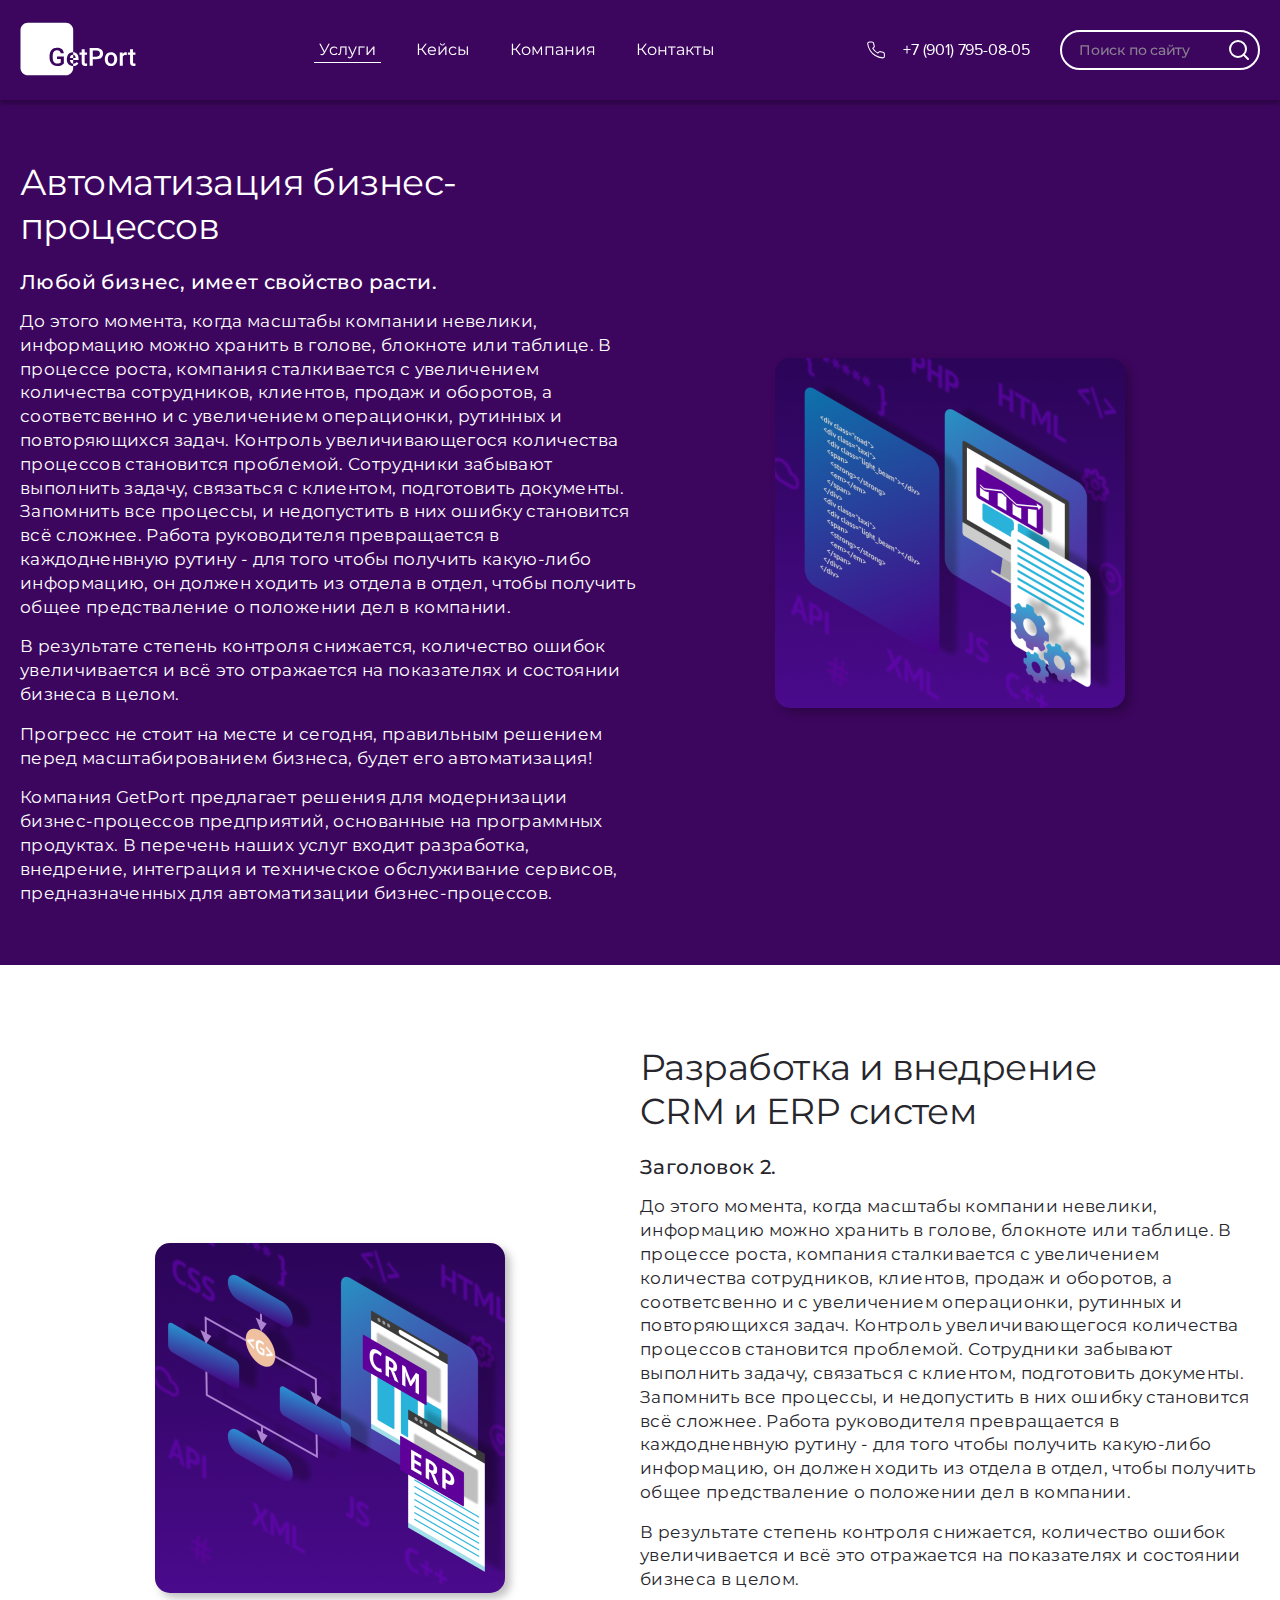
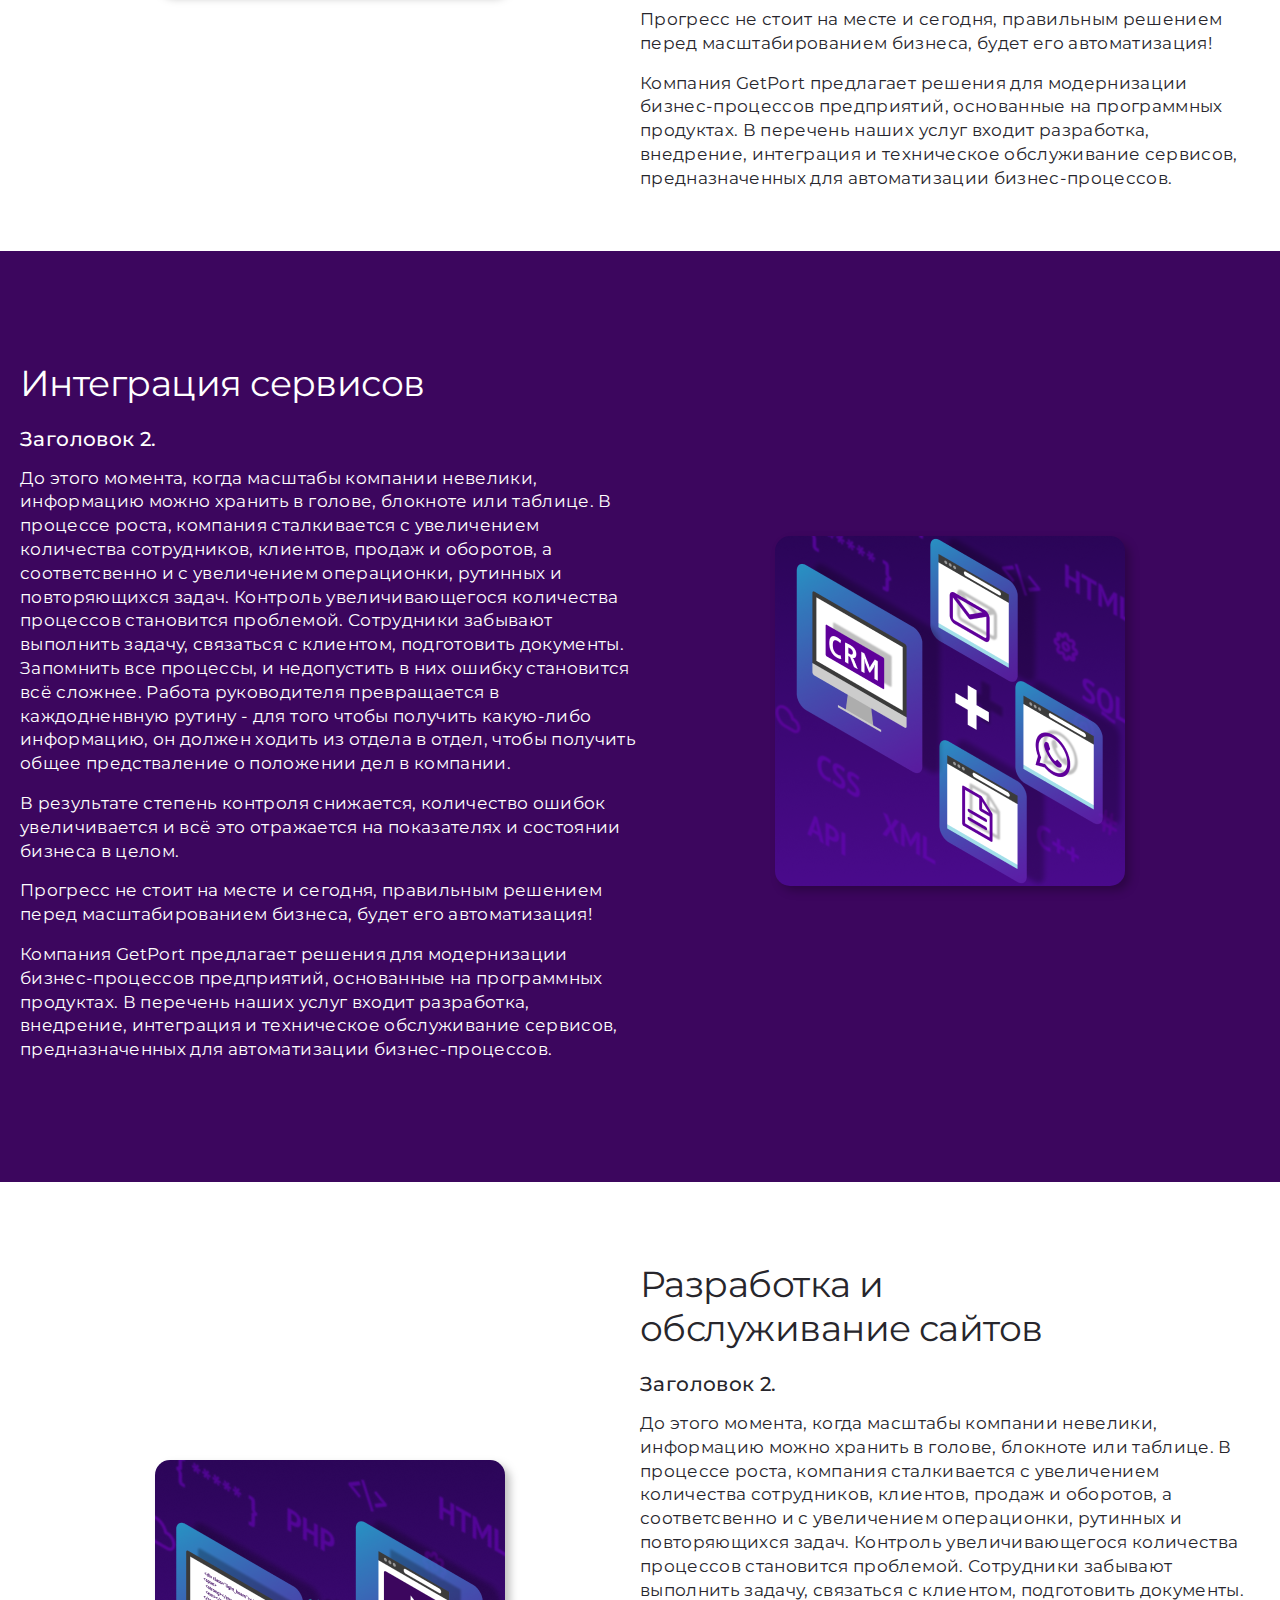
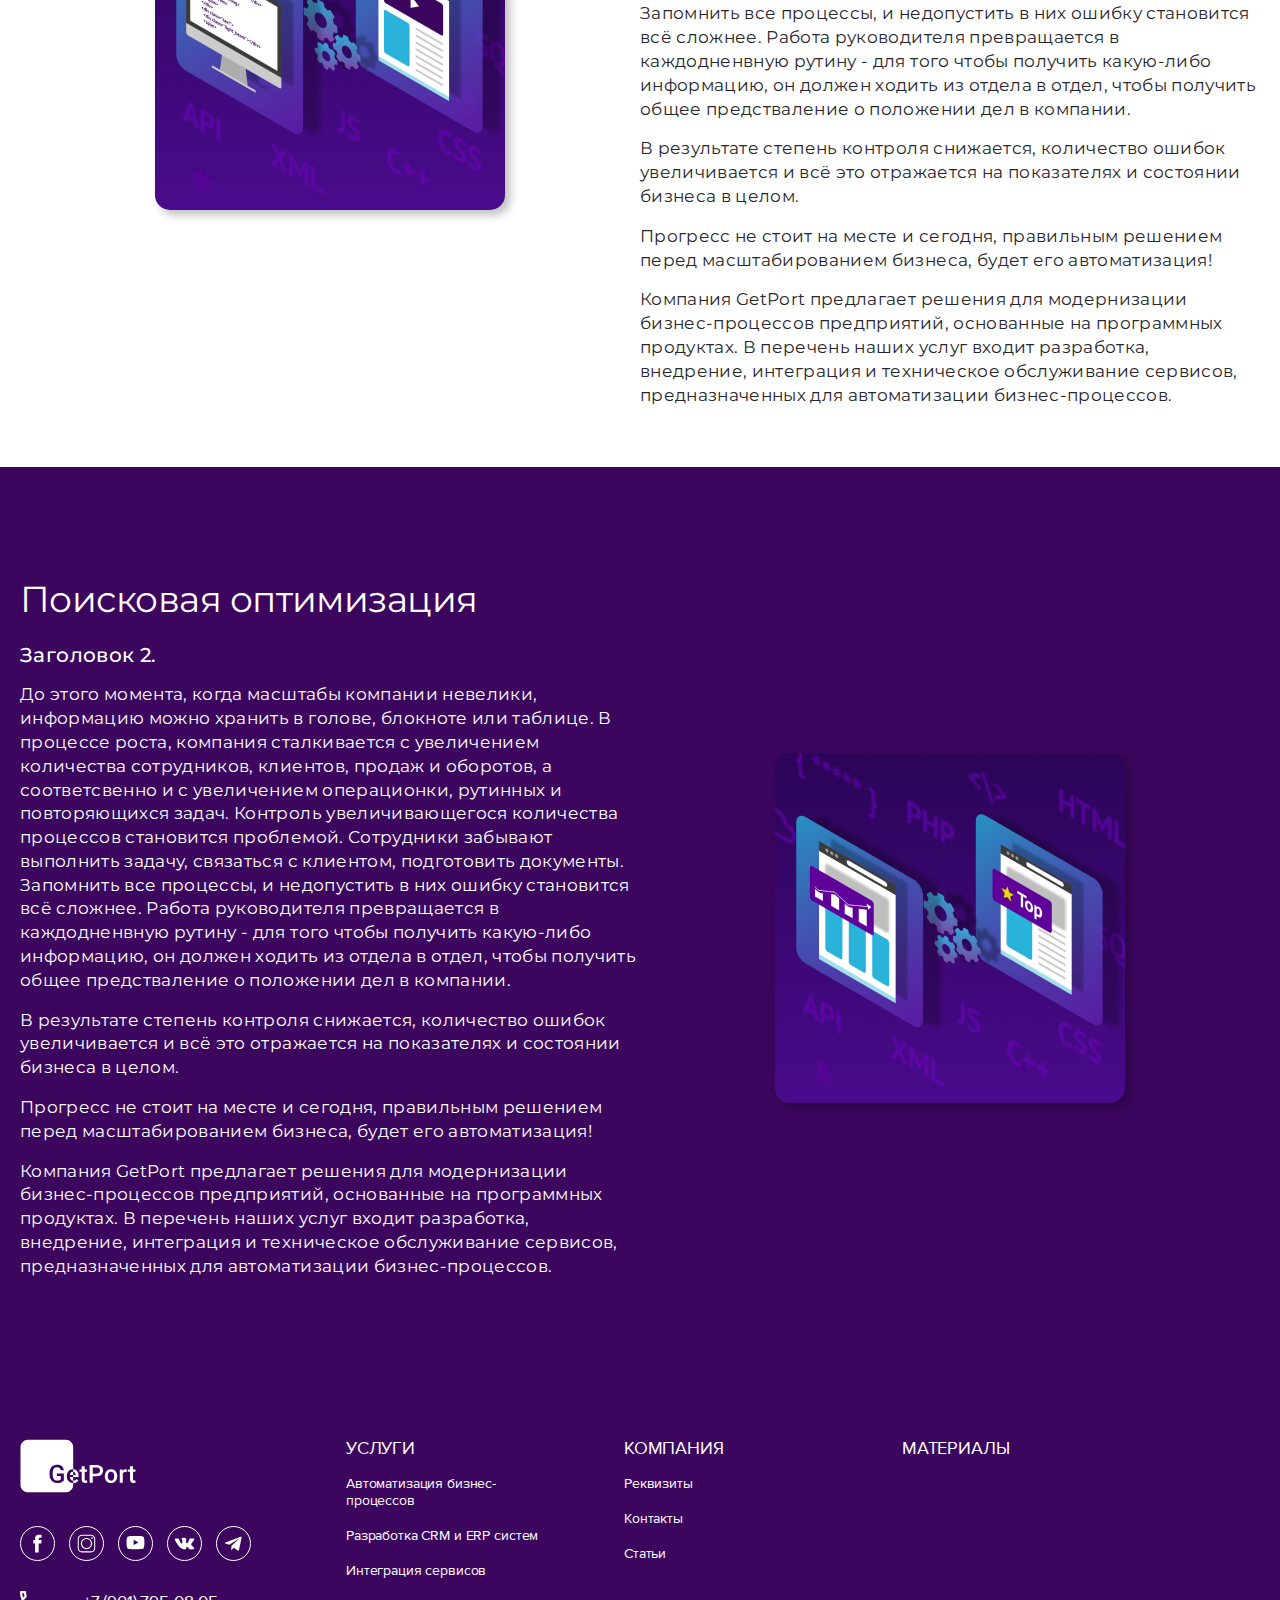
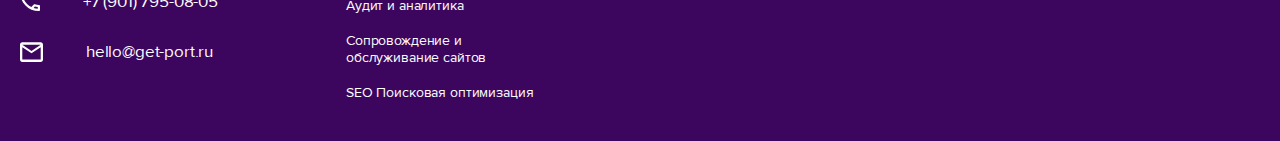
<file: services.html>
<!DOCTYPE html>
<html lang="zxx">
<head>
    <meta charset="UTF-8">
    <meta name="viewport" content="width=device-width, initial-scale=1.0">

    <link rel="preconnect" href="https://fonts.googleapis.com">
    <link rel="preconnect" href="https://fonts.gstatic.com" crossorigin>
    <link href="https://fonts.googleapis.com/css2?family=Montserrat:wght@400;500;600;700&family=Oswald&display=swap"
        rel="stylesheet">

    <link rel="stylesheet" href="css/style.min.css">
    <link rel="shortcut icon" href="favicon.ico" type="image/x-icon">
    <title>Услуги</title>
</head>

<body>

  <div class="wrapper">
    <div class="content">
      <header class="header">
  <div class="container">
    <div class="header-body">
      <div class="header-body__logo">
        <svg width="116" height="54" viewBox="0 0 116 54" fill="none" xmlns="http://www.w3.org/2000/svg">
          <path
            d="M45.8107 0.75H7.86471C3.78974 0.75 0.486328 4.04071 0.486328 8.1V45.9C0.486328 49.9593 3.78974 53.25 7.86471 53.25H45.8107C49.8856 53.25 53.189 49.9593 53.189 45.9V8.1C53.189 4.04071 49.8856 0.75 45.8107 0.75Z"
            fill="white" />
          <path
            d="M43.8566 41.4743C43.2059 42.3195 42.3043 42.9593 41.1512 43.394C39.9984 43.8287 38.6889 44.0461 37.2234 44.0461C35.7165 44.0461 34.3824 43.7055 33.2212 43.0248C32.06 42.344 31.1626 41.3717 30.5284 40.1086C29.9027 38.837 29.5773 37.3565 29.5527 35.6667V34.2639C29.5527 31.557 30.2031 29.4444 31.5041 27.9268C32.8052 26.4012 34.621 25.6383 36.9515 25.6383C38.9524 25.6383 40.542 26.1305 41.7193 27.1148C42.8971 28.0994 43.6054 29.5183 43.8439 31.3722H40.7809C40.4348 29.2148 39.1791 28.1361 37.0133 28.1361C35.6135 28.1361 34.5468 28.6408 33.8139 29.6495C33.0894 30.6505 32.7149 32.123 32.69 34.0669V35.4452C32.69 37.381 33.0975 38.8864 33.913 39.9609C34.7362 41.0273 35.8771 41.5607 37.3345 41.5607C38.9321 41.5607 40.0683 41.1995 40.7436 40.4778V36.9708H37.0379V34.6083H43.8566V41.4743Z"
            fill="#3B065E" />
          <path
            d="M53.2344 44.0461C51.3322 44.0461 49.788 43.4514 48.6022 42.2618C47.4248 41.0644 46.8359 39.473 46.8359 37.4878V37.1185C46.8359 35.7896 47.0914 34.6045 47.6019 33.5625C48.1205 32.5125 48.8453 31.6963 49.7757 31.1139C50.7064 30.5315 51.744 30.2403 52.8887 30.2403C54.7083 30.2403 56.1123 30.8185 57.1007 31.9753C58.0971 33.132 58.5953 34.7683 58.5953 36.8847V38.0908H49.8621C49.9528 39.1898 50.3192 40.0592 50.9615 40.6994C51.6122 41.3392 52.4273 41.6591 53.4073 41.6591C54.7825 41.6591 55.9026 41.1054 56.7672 39.998L58.3852 41.5359C57.8501 42.3318 57.1337 42.9509 56.236 43.394C55.3467 43.8287 54.3461 44.0461 53.2344 44.0461ZM52.876 32.6396C52.0528 32.6396 51.3856 32.9269 50.8751 33.5009C50.3726 34.0753 50.0515 34.875 49.9117 35.9005H55.6306V35.679C55.5649 34.6783 55.2972 33.9234 54.8278 33.4148C54.3584 32.8982 53.708 32.6396 52.876 32.6396ZM64.6972 27.2503V30.4864H67.0566V32.7012H64.6972V40.1331C64.6972 40.642 64.796 41.0109 64.9938 41.2408C65.1997 41.462 65.5619 41.573 66.0805 41.573C66.4266 41.573 66.7765 41.532 67.1307 41.4498V43.7633C66.447 43.9519 65.7882 44.0461 65.1543 44.0461C62.8484 44.0461 61.6956 42.7787 61.6956 40.244V32.7012H59.4969V30.4864H61.6956V27.2503H64.6972ZM72.7755 37.143V43.8H69.6506V25.8844H76.5308C78.5398 25.8844 80.1335 26.4053 81.3109 27.447C82.4967 28.4889 83.0898 29.8669 83.0898 31.5815C83.0898 33.3368 82.509 34.7028 81.3481 35.679C80.195 36.6551 78.577 37.143 76.4935 37.143H72.7755ZM72.7755 34.6454H76.5308C77.6424 34.6454 78.4906 34.3868 79.0752 33.8702C79.6599 33.3452 79.9522 32.5906 79.9522 31.606C79.9522 30.6383 79.6557 29.8669 79.0629 29.2929C78.4699 28.7105 77.6547 28.4109 76.6172 28.3944H72.7755V34.6454ZM84.8065 37.0202C84.8065 35.7157 85.0661 34.5429 85.5847 33.5009C86.1037 32.4509 86.8324 31.647 87.7712 31.0894C88.71 30.5231 89.7886 30.2403 91.0075 30.2403C92.811 30.2403 94.2726 30.8185 95.3923 31.9753C96.5205 33.132 97.1298 34.6657 97.2204 36.5771L97.2327 37.2785C97.2327 38.591 96.9776 39.7642 96.4671 40.7977C95.9647 41.8313 95.2402 42.631 94.293 43.197C93.3542 43.7633 92.2674 44.0461 91.0321 44.0461C89.1464 44.0461 87.6352 43.4227 86.4989 42.1757C85.3708 40.9206 84.8065 39.2514 84.8065 37.1679V37.0202ZM87.8081 37.2785C87.8081 38.6484 88.0923 39.7232 88.6605 40.5023C89.2286 41.2734 90.0191 41.6591 91.0321 41.6591C92.045 41.6591 92.8313 41.2653 93.3914 40.4778C93.9595 39.6903 94.2438 38.5378 94.2438 37.0202C94.2438 35.6748 93.9515 34.6083 93.3668 33.8208C92.7902 33.0333 92.0039 32.6396 91.0075 32.6396C90.0276 32.6396 89.2493 33.0295 88.6728 33.8086C88.0965 34.5796 87.8081 35.7364 87.8081 37.2785ZM106.769 33.2181C106.373 33.1523 105.966 33.1194 105.546 33.1194C104.171 33.1194 103.244 33.6444 102.767 34.6944V43.8H99.7649V30.4864H102.631L102.705 31.9753C103.43 30.8185 104.434 30.2403 105.719 30.2403C106.147 30.2403 106.501 30.2977 106.781 30.4125L106.769 33.2181ZM113.044 27.2503V30.4864H115.403V32.7012H113.044V40.1331C113.044 40.642 113.143 41.0109 113.34 41.2408C113.546 41.462 113.908 41.573 114.427 41.573C114.773 41.573 115.123 41.532 115.477 41.4498V43.7633C114.794 43.9519 114.135 44.0461 113.501 44.0461C111.195 44.0461 110.042 42.7787 110.042 40.244V32.7012H107.844V30.4864H110.042V27.2503H113.044Z"
            fill="white" />
          <path fill-rule="evenodd" clip-rule="evenodd"
            d="M53.1891 41.6534V44.046C51.3076 44.0365 49.7785 43.4419 48.6022 42.2617C47.4248 41.0643 46.8359 39.4729 46.8359 37.4877V37.1184C46.8359 35.7895 47.0914 34.6044 47.6019 33.5624C48.1205 32.5124 48.8453 31.6962 49.7757 31.1138C50.7064 30.5314 51.744 30.2402 52.8887 30.2402C52.9899 30.2402 53.0903 30.242 53.1891 30.2455V32.6524C53.0879 32.644 52.9835 32.6395 52.876 32.6395C52.0528 32.6395 51.3856 32.9268 50.8751 33.5008C50.3726 34.0752 50.0515 34.8749 49.9117 35.9004H53.1891V38.0907H49.8621C49.9528 39.1897 50.3192 40.0591 50.9615 40.6993C51.5634 41.2908 52.3058 41.6089 53.1891 41.6534Z"
            fill="#3B065E" />
        </svg>
      </div>
      <div class="header-body__logo header-body__logo_mobile">
        <svg width="54" height="54" viewBox="0 0 54 54" fill="none" xmlns="http://www.w3.org/2000/svg">
          <path
            d="M45.8109 0.75H7.86495C3.78999 0.75 0.486572 4.04071 0.486572 8.1V45.9C0.486572 49.9593 3.78999 53.25 7.86495 53.25H45.8109C49.8859 53.25 53.1893 49.9593 53.1893 45.9V8.1C53.1893 4.04071 49.8859 0.75 45.8109 0.75Z"
            fill="white" />
          <path
            d="M43.8567 41.4743C43.206 42.3195 42.3045 42.9593 41.1513 43.394C39.9985 43.8287 38.689 44.0461 37.2236 44.0461C35.7166 44.0461 34.3825 43.7055 33.2213 43.0248C32.0601 42.344 31.1627 41.3717 30.5286 40.1086C29.9028 38.837 29.5775 37.3565 29.5529 35.6667V34.2639C29.5529 31.557 30.2032 29.4444 31.5043 27.9268C32.8053 26.4012 34.6211 25.6383 36.9516 25.6383C38.9526 25.6383 40.5421 26.1305 41.7194 27.1148C42.8972 28.0994 43.6055 29.5183 43.8441 31.3722H40.781C40.4349 29.2148 39.1792 28.1361 37.0135 28.1361C35.6137 28.1361 34.547 28.6408 33.814 29.6495C33.0896 30.6505 32.715 32.123 32.6901 34.0669V35.4452C32.6901 37.381 33.0976 38.8864 33.9131 39.9609C34.7363 41.0273 35.8772 41.5607 37.3346 41.5607C38.9322 41.5607 40.0685 41.1995 40.7438 40.4778V36.9708H37.038V34.6083H43.8567V41.4743Z"
            fill="#3B065E" />
        </svg>
      </div>
      <div class="header-body__btns">
        <div class="header-body__btns-top">
          <div class="header-body__btns-logo">
            <svg width="65" height="31" viewBox="0 0 65 31" fill="none" xmlns="http://www.w3.org/2000/svg">
              <path
                d="M25.7784 0.875H4.47027C2.18202 0.875 0.327026 2.70839 0.327026 4.97V26.03C0.327026 28.2916 2.18202 30.125 4.47027 30.125H25.7784C28.0666 30.125 29.9216 28.2916 29.9216 26.03V4.97C29.9216 2.70839 28.0666 0.875 25.7784 0.875Z"
                fill="white" />
              <path
                d="M24.681 23.5642C24.3156 24.0351 23.8093 24.3915 23.1618 24.6337C22.5145 24.8759 21.7791 24.997 20.9562 24.997C20.11 24.997 19.3609 24.8073 18.7088 24.428C18.0567 24.0487 17.5528 23.507 17.1967 22.8033C16.8453 22.0948 16.6626 21.27 16.6488 20.3285V19.547C16.6488 18.0388 17.014 16.8618 17.7446 16.0163C18.4752 15.1663 19.4948 14.7413 20.8035 14.7413C21.9271 14.7413 22.8197 15.0155 23.4808 15.5639C24.1422 16.1124 24.5399 16.903 24.6739 17.9359H22.9538C22.7595 16.7339 22.0544 16.1329 20.8382 16.1329C20.0522 16.1329 19.4532 16.4141 19.0416 16.9761C18.6348 17.5338 18.4245 18.3542 18.4105 19.4372V20.2051C18.4105 21.2836 18.6393 22.1223 19.0973 22.721C19.5595 23.3151 20.2002 23.6123 21.0185 23.6123C21.9157 23.6123 22.5537 23.4111 22.9329 23.009V21.0551H20.852V19.7388H24.681V23.5642Z"
                fill="#3B065E" />
              <path
                d="M29.9471 24.9971C28.8789 24.9971 28.0118 24.6658 27.3459 24.003C26.6848 23.3359 26.3541 22.4492 26.3541 21.3432V21.1375C26.3541 20.397 26.4976 19.7368 26.7842 19.1563C27.0754 18.5713 27.4825 18.1165 28.0049 17.792C28.5276 17.4676 29.1102 17.3053 29.753 17.3053C30.7748 17.3053 31.5632 17.6275 32.1182 18.2719C32.6777 18.9164 32.9575 19.828 32.9575 21.0072V21.6792H28.0534C28.1044 22.2915 28.3101 22.7759 28.6708 23.1325C29.0362 23.489 29.4939 23.6672 30.0442 23.6672C30.8164 23.6672 31.4454 23.3587 31.9309 22.7417L32.8395 23.5986C32.539 24.042 32.1367 24.3869 31.6326 24.6338C31.1333 24.876 30.5714 24.9971 29.9471 24.9971ZM29.7459 18.642C29.2836 18.642 28.9089 18.8021 28.6223 19.1219C28.3401 19.4419 28.1598 19.8875 28.0813 20.4589H31.2927V20.3354C31.2558 19.7779 31.1054 19.3573 30.8419 19.074C30.5783 18.7862 30.2131 18.642 29.7459 18.642ZM36.3839 15.6394V17.4424H37.7088V18.6764H36.3839V22.817C36.3839 23.1005 36.4394 23.3061 36.5505 23.4342C36.6661 23.5574 36.8695 23.6192 37.1607 23.6192C37.355 23.6192 37.5515 23.5964 37.7504 23.5506V24.8395C37.3665 24.9446 36.9965 24.9971 36.6406 24.9971C35.3458 24.9971 34.6984 24.291 34.6984 22.8788V18.6764H33.4637V17.4424H34.6984V15.6394H36.3839ZM40.9202 21.1511V24.86H39.1654V14.8784H43.0289C44.1571 14.8784 45.052 15.1687 45.7131 15.749C46.379 16.3295 46.7121 17.0973 46.7121 18.0526C46.7121 19.0305 46.3859 19.7916 45.734 20.3354C45.0865 20.8793 44.178 21.1511 43.008 21.1511H40.9202ZM40.9202 19.7596H43.0289C43.6532 19.7596 44.1294 19.6155 44.4577 19.3277C44.786 19.0352 44.9502 18.6147 44.9502 18.0662C44.9502 17.527 44.7837 17.0973 44.4508 16.7775C44.1178 16.453 43.6601 16.2861 43.0774 16.2769H40.9202V19.7596ZM47.6761 21.0827C47.6761 20.3559 47.8219 19.7025 48.1131 19.1219C48.4045 18.5369 48.8137 18.089 49.3408 17.7784C49.868 17.4629 50.4737 17.3053 51.1581 17.3053C52.1709 17.3053 52.9916 17.6275 53.6204 18.2719C54.2539 18.9164 54.5961 19.7709 54.647 20.8358L54.6539 21.2266C54.6539 21.9578 54.5106 22.6115 54.224 23.1873C53.9418 23.7631 53.535 24.2087 53.0031 24.524C52.4759 24.8395 51.8657 24.9971 51.172 24.9971C50.1131 24.9971 49.2645 24.6498 48.6264 23.955C47.9929 23.2557 47.6761 22.3258 47.6761 21.165V21.0827ZM49.3616 21.2266C49.3616 21.9898 49.5212 22.5887 49.8402 23.0227C50.1592 23.4523 50.6032 23.6672 51.172 23.6672C51.7408 23.6672 52.1823 23.4478 52.4968 23.0091C52.8158 22.5703 52.9755 21.9282 52.9755 21.0827C52.9755 20.3331 52.8113 19.7389 52.483 19.3002C52.1592 18.8614 51.7177 18.642 51.1581 18.642C50.6079 18.642 50.1709 18.8593 49.8471 19.2933C49.5235 19.7229 49.3616 20.3674 49.3616 21.2266ZM60.0087 18.9644C59.7868 18.9277 59.5579 18.9094 59.3221 18.9094C58.5499 18.9094 58.0296 19.2019 57.7613 19.7869V24.86H56.0758V17.4424H57.6851L57.7268 18.2719C58.1336 17.6275 58.6979 17.3053 59.4192 17.3053C59.6597 17.3053 59.8584 17.3373 60.0156 17.4013L60.0087 18.9644ZM63.5322 15.6394V17.4424H64.8571V18.6764H63.5322V22.817C63.5322 23.1005 63.5879 23.3061 63.6988 23.4342C63.8144 23.5574 64.0178 23.6192 64.3092 23.6192C64.5033 23.6192 64.6999 23.5964 64.8987 23.5506V24.8395C64.515 24.9446 64.1451 24.9971 63.7889 24.9971C62.4943 24.9971 61.8467 24.291 61.8467 22.8788V18.6764H60.6122V17.4424H61.8467V15.6394H63.5322Z"
                fill="white" />
              <path fill-rule="evenodd" clip-rule="evenodd"
                d="M29.9217 23.6641V24.9971C28.8651 24.9918 28.0065 24.6605 27.3459 24.003C26.6848 23.3359 26.3541 22.4492 26.3541 21.3432V21.1374C26.3541 20.397 26.4976 19.7368 26.7842 19.1562C27.0754 18.5712 27.4825 18.1165 28.0049 17.792C28.5276 17.4675 29.1102 17.3053 29.753 17.3053C29.8098 17.3053 29.8662 17.3063 29.9217 17.3082V18.6492C29.8648 18.6446 29.8062 18.642 29.7459 18.642C29.2836 18.642 28.9089 18.8021 28.6223 19.1219C28.3401 19.4419 28.1598 19.8875 28.0813 20.4588H29.9217V21.6791H28.0534C28.1044 22.2915 28.3101 22.7758 28.6708 23.1325C29.0088 23.462 29.4257 23.6393 29.9217 23.6641Z"
                fill="#3B065E" />
            </svg>

          </div>
          <div class="header-body__btns-div"></div>
        </div>
        <a href="" class="header-body__btns-item active">
          Услуги
        </a>
        <a href="" class=" header-body__btns-item ">
          Кейсы
        </a>
        <a href="" class="header-body__btns-item ">
          Компания
        </a>
        <a href="" class="header-body__btns-item ">
          Контакты
        </a>
        <a href="" class="header-body__btns-item header-body__btns-item_search">
          Поиск
        </a>
      </div>
      <a href="tel:+79017950805" class="header-body__tel">
        <svg width="17" height="16" viewBox="0 0 17 16" fill="none" xmlns="http://www.w3.org/2000/svg">
          <path
            d="M16.4166 11.6899V13.9399C16.4175 14.1488 16.3724 14.3556 16.284 14.547C16.1957 14.7383 16.0662 14.9101 15.9037 15.0513C15.7412 15.1926 15.5494 15.3001 15.3406 15.367C15.1317 15.4339 14.9104 15.4587 14.6908 15.4399C12.2547 15.1892 9.91468 14.4006 7.85872 13.1374C5.94591 11.9859 4.32419 10.4496 3.10872 8.63745C1.77078 6.68085 0.93816 4.4532 0.678301 2.13495C0.658517 1.92755 0.684535 1.71852 0.754697 1.52117C0.824859 1.32382 0.937628 1.14247 1.08582 0.988666C1.23402 0.834865 1.4144 0.711983 1.61547 0.627842C1.81654 0.543702 2.0339 0.500147 2.25372 0.499951H4.62872C5.01292 0.496368 5.38539 0.62526 5.6767 0.8626C5.96801 1.09994 6.15828 1.42954 6.21205 1.78995C6.31229 2.51 6.4982 3.217 6.76622 3.89745C6.87273 4.16589 6.89578 4.45764 6.83264 4.73811C6.7695 5.01858 6.62282 5.27603 6.40997 5.47995L5.40455 6.43245C6.53153 8.31011 8.17258 9.86478 10.1546 10.9324L11.16 9.97995C11.3752 9.7783 11.647 9.63934 11.943 9.57952C12.2391 9.5197 12.547 9.54154 12.8304 9.64245C13.5486 9.89636 14.2949 10.0725 15.055 10.1674C15.4395 10.2188 15.7907 10.4024 16.0418 10.6831C16.2929 10.9638 16.4263 11.3221 16.4166 11.6899Z"
            stroke="white" stroke-linecap="round" stroke-linejoin="round" />
        </svg>
        +7 (901) 795-08-05 
      </a>
      <label class="header-body__search">
        <input type="text" placeholder="Поиск по сайту" />
        <svg width="20" height="20" viewBox="0 0 20 20" fill="none" xmlns="http://www.w3.org/2000/svg">
          <path
            d="M9 17C13.4183 17 17 13.4183 17 9C17 4.58172 13.4183 1 9 1C4.58172 1 1 4.58172 1 9C1 13.4183 4.58172 17 9 17Z"
            stroke="white" stroke-width="2" stroke-linecap="round" stroke-linejoin="round" />
          <path d="M18.9999 19L14.6499 14.65" stroke="white" stroke-width="2" stroke-linecap="round"
            stroke-linejoin="round" />
        </svg>
      </label>
      <div class="burger__btn">
        <span></span>
        <span></span>
        <span></span>
      </div>
    </div>
  </div>
</header>
      <div class="service">
        <div class="container">
          <div class="service-body">
            <div class="service-body__col">
              <div class="service-body__col-title">
                Автоматизация бизнес-процессов
              </div>
              <div class="service-body__col-subtitle">
                Любой бизнес, имеет свойство расти.
              </div>
              <div class="service-body__col-desc">
                <p>
                  До этого момента, когда масштабы компании невелики, информацию можно хранить в голове, блокноте или
                  таблице. В процессе роста, компания сталкивается с увеличением количества сотрудников, клиентов,
                  продаж
                  и оборотов, а соответсвенно и с увеличением операционки, рутинных и повторяющихся задач. Контроль
                  увеличивающегося количества процессов становится проблемой. Сотрудники забывают выполнить задачу,
                  связаться с клиентом, подготовить документы. Запомнить все процессы, и недопустить в них ошибку
                  становится всё сложнее. Работа руководителя превращается в каждодненвную рутину - для того чтобы
                  получить какую-либо информацию, он должен ходить из отдела в отдел, чтобы получить общее предстваление
                  о
                  положении дел в компании.
                </p>
                <p>
                  В результате степень контроля снижается, количество ошибок увеличивается и всё это отражается на
                  показателях и состоянии бизнеса в целом.
                </p>
                <p>
                  Прогресс не стоит на месте и сегодня, правильным решением перед масштабированием бизнеса, будет его
                  автоматизация!
                </p>
                <p>
                  Компания GetPort предлагает решения для модернизации бизнес-процессов предприятий, основанные на
                  программных продуктах. В перечень наших услуг входит разработка, внедрение, интеграция и техническое
                  обслуживание сервисов, предназначенных для автоматизации бизнес-процессов.
                </p>
              </div>
            </div>
            <div class="service-body__col service-body__col_img">
              <img src="./img/services/1.png" srcset="./img/services/1.png 1x, ./img/services/1@2x.png 2x" alt="">
            </div>
          </div>
        </div>
      </div>
      <div class="service">
        <div class="container">
          <div class="service-body">
            <div class="service-body__col">
              <div class="service-body__col-title">
                ​Разработка и внедрение CRM и ERP систем
              </div>
              <div class="service-body__col-subtitle">
                Заголовок 2.
              </div>
              <div class="service-body__col-desc">
                <p>
                  До этого момента, когда масштабы компании невелики, информацию можно хранить в голове, блокноте или
                  таблице. В процессе роста, компания сталкивается с увеличением количества сотрудников, клиентов,
                  продаж и оборотов, а соответсвенно и с увеличением операционки, рутинных и повторяющихся задач.
                  Контроль увеличивающегося количества процессов становится проблемой. Сотрудники забывают выполнить
                  задачу, связаться с клиентом, подготовить документы. Запомнить все процессы, и недопустить в них
                  ошибку становится всё сложнее. Работа руководителя превращается в каждодненвную рутину - для того
                  чтобы получить какую-либо информацию, он должен ходить из отдела в отдел, чтобы получить общее
                  предстваление о положении дел в компании.
                </p>
                <p>
                  В результате степень контроля снижается, количество ошибок увеличивается и всё это отражается на
                  показателях и состоянии бизнеса в целом.
                </p>
                <p>
                  Прогресс не стоит на месте и сегодня, правильным решением перед масштабированием бизнеса, будет его
                  автоматизация!
                </p>
                <p>
                  Компания GetPort предлагает решения для модернизации бизнес-процессов предприятий, основанные на
                  программных продуктах. В перечень наших услуг входит разработка, внедрение, интеграция и техническое
                  обслуживание сервисов, предназначенных для автоматизации бизнес-процессов.
                </p>
              </div>
            </div>
            <div class="service-body__col service-body__col_img">
              <img src="./img/services/2.png" srcset="./img/services/2.png 1x, ./img/services/2@2x.png 2x" alt="">
            </div>
          </div>
        </div>
      </div>
      <div class="service">
        <div class="container">
          <div class="service-body">
            <div class="service-body__col">
              <div class="service-body__col-title">
                ​​Интеграция сервисов
              </div>
              <div class="service-body__col-subtitle">
                Заголовок 2.
              </div>
              <div class="service-body__col-desc">
                <p>
                  До этого момента, когда масштабы компании невелики, информацию можно хранить в голове, блокноте или
                  таблице. В процессе роста, компания сталкивается с увеличением количества сотрудников, клиентов,
                  продаж и оборотов, а соответсвенно и с увеличением операционки, рутинных и повторяющихся задач.
                  Контроль увеличивающегося количества процессов становится проблемой. Сотрудники забывают выполнить
                  задачу, связаться с клиентом, подготовить документы. Запомнить все процессы, и недопустить в них
                  ошибку становится всё сложнее. Работа руководителя превращается в каждодненвную рутину - для того
                  чтобы получить какую-либо информацию, он должен ходить из отдела в отдел, чтобы получить общее
                  предстваление о положении дел в компании.
                </p>
                <p>
                  В результате степень контроля снижается, количество ошибок увеличивается и всё это отражается на
                  показателях и состоянии бизнеса в целом.
                </p>
                <p>
                  Прогресс не стоит на месте и сегодня, правильным решением перед масштабированием бизнеса, будет его
                  автоматизация!
                </p>
                <p>
                  Компания GetPort предлагает решения для модернизации бизнес-процессов предприятий, основанные на
                  программных продуктах. В перечень наших услуг входит разработка, внедрение, интеграция и техническое
                  обслуживание сервисов, предназначенных для автоматизации бизнес-процессов.
                </p>
              </div>
            </div>
            <div class="service-body__col service-body__col_img">
              <img src="./img/services/3.png" srcset="./img/services/3.png 1x, ./img/services/3@2x.png 2x" alt="">
            </div>
          </div>
        </div>
      </div>
      <div class="service">
        <div class="container">
          <div class="service-body">
            <div class="service-body__col">
              <div class="service-body__col-title">
                Разработка и обслуживание сайтов
              </div>
              <div class="service-body__col-subtitle">
                Заголовок 2.
              </div>
              <div class="service-body__col-desc">
                <p>
                  До этого момента, когда масштабы компании невелики, информацию можно хранить в голове, блокноте или
                  таблице. В процессе роста, компания сталкивается с увеличением количества сотрудников, клиентов,
                  продаж и оборотов, а соответсвенно и с увеличением операционки, рутинных и повторяющихся задач.
                  Контроль увеличивающегося количества процессов становится проблемой. Сотрудники забывают выполнить
                  задачу, связаться с клиентом, подготовить документы. Запомнить все процессы, и недопустить в них
                  ошибку становится всё сложнее. Работа руководителя превращается в каждодненвную рутину - для того
                  чтобы получить какую-либо информацию, он должен ходить из отдела в отдел, чтобы получить общее
                  предстваление о положении дел в компании.
                </p>
                <p>
                  В результате степень контроля снижается, количество ошибок увеличивается и всё это отражается на
                  показателях и состоянии бизнеса в целом.
                </p>
                <p>
                  Прогресс не стоит на месте и сегодня, правильным решением перед масштабированием бизнеса, будет его
                  автоматизация!
                </p>
                <p>
                  Компания GetPort предлагает решения для модернизации бизнес-процессов предприятий, основанные на
                  программных продуктах. В перечень наших услуг входит разработка, внедрение, интеграция и техническое
                  обслуживание сервисов, предназначенных для автоматизации бизнес-процессов.
                </p>
              </div>
            </div>
            <div class="service-body__col service-body__col_img">
              <img src="./img/services/4.png" srcset="./img/services/4.png 1x, ./img/services/4@2x.png 2x" alt="">
            </div>
          </div>
        </div>
      </div>
      <div class="service">
        <div class="container">
          <div class="service-body">
            <div class="service-body__col">
              <div class="service-body__col-title">
                Поисковая оптимизация
              </div>
              <div class="service-body__col-subtitle">
                Заголовок 2.
              </div>
              <div class="service-body__col-desc">
                <p>
                  До этого момента, когда масштабы компании невелики, информацию можно хранить в голове, блокноте или
                  таблице. В процессе роста, компания сталкивается с увеличением количества сотрудников, клиентов,
                  продаж и оборотов, а соответсвенно и с увеличением операционки, рутинных и повторяющихся задач.
                  Контроль увеличивающегося количества процессов становится проблемой. Сотрудники забывают выполнить
                  задачу, связаться с клиентом, подготовить документы. Запомнить все процессы, и недопустить в них
                  ошибку становится всё сложнее. Работа руководителя превращается в каждодненвную рутину - для того
                  чтобы получить какую-либо информацию, он должен ходить из отдела в отдел, чтобы получить общее
                  предстваление о положении дел в компании.
                </p>
                <p>
                  В результате степень контроля снижается, количество ошибок увеличивается и всё это отражается на
                  показателях и состоянии бизнеса в целом.
                </p>
                <p>
                  Прогресс не стоит на месте и сегодня, правильным решением перед масштабированием бизнеса, будет его
                  автоматизация!
                </p>
                <p>
                  Компания GetPort предлагает решения для модернизации бизнес-процессов предприятий, основанные на
                  программных продуктах. В перечень наших услуг входит разработка, внедрение, интеграция и техническое
                  обслуживание сервисов, предназначенных для автоматизации бизнес-процессов.
                </p>
              </div>
            </div>
            <div class="service-body__col service-body__col_img">
              <img src="./img/services/5.png" srcset="./img/services/5.png 1x, ./img/services/5@2x.png 2x" alt="">
            </div>
          </div>
        </div>
      </div>
    </div>
    <footer class="footer">
	<div class="container">
		<div class="footer-body">
			<div class="footer-body__col">
				<div class="footer-body__logo">
					<svg width="116" height="54" viewBox="0 0 116 54" fill="none" xmlns="http://www.w3.org/2000/svg">
						<path
							d="M45.8107 0.75H7.86471C3.78974 0.75 0.486328 4.04071 0.486328 8.1V45.9C0.486328 49.9593 3.78974 53.25 7.86471 53.25H45.8107C49.8856 53.25 53.189 49.9593 53.189 45.9V8.1C53.189 4.04071 49.8856 0.75 45.8107 0.75Z"
							fill="white" />
						<path
							d="M43.8566 41.4743C43.2059 42.3195 42.3043 42.9593 41.1512 43.394C39.9984 43.8287 38.6889 44.0461 37.2234 44.0461C35.7165 44.0461 34.3824 43.7055 33.2212 43.0248C32.06 42.344 31.1626 41.3717 30.5284 40.1086C29.9027 38.837 29.5773 37.3565 29.5527 35.6667V34.2639C29.5527 31.557 30.2031 29.4444 31.5041 27.9268C32.8052 26.4012 34.621 25.6383 36.9515 25.6383C38.9524 25.6383 40.542 26.1305 41.7193 27.1148C42.8971 28.0994 43.6054 29.5183 43.8439 31.3722H40.7809C40.4348 29.2148 39.1791 28.1361 37.0133 28.1361C35.6135 28.1361 34.5468 28.6408 33.8139 29.6495C33.0894 30.6505 32.7149 32.123 32.69 34.0669V35.4452C32.69 37.381 33.0975 38.8864 33.913 39.9609C34.7362 41.0273 35.8771 41.5607 37.3345 41.5607C38.9321 41.5607 40.0683 41.1995 40.7436 40.4778V36.9708H37.0379V34.6083H43.8566V41.4743Z"
							fill="#3B065E" />
						<path
							d="M53.2344 44.0461C51.3322 44.0461 49.788 43.4514 48.6022 42.2618C47.4248 41.0644 46.8359 39.473 46.8359 37.4878V37.1185C46.8359 35.7896 47.0914 34.6045 47.6019 33.5625C48.1205 32.5125 48.8453 31.6963 49.7757 31.1139C50.7064 30.5315 51.744 30.2403 52.8887 30.2403C54.7083 30.2403 56.1123 30.8185 57.1007 31.9753C58.0971 33.132 58.5953 34.7683 58.5953 36.8847V38.0908H49.8621C49.9528 39.1898 50.3192 40.0592 50.9615 40.6994C51.6122 41.3392 52.4273 41.6591 53.4073 41.6591C54.7825 41.6591 55.9026 41.1054 56.7672 39.998L58.3852 41.5359C57.8501 42.3318 57.1337 42.9509 56.236 43.394C55.3467 43.8287 54.3461 44.0461 53.2344 44.0461ZM52.876 32.6396C52.0528 32.6396 51.3856 32.9269 50.8751 33.5009C50.3726 34.0753 50.0515 34.875 49.9117 35.9005H55.6306V35.679C55.5649 34.6783 55.2972 33.9234 54.8278 33.4148C54.3584 32.8982 53.708 32.6396 52.876 32.6396ZM64.6972 27.2503V30.4864H67.0566V32.7012H64.6972V40.1331C64.6972 40.642 64.796 41.0109 64.9938 41.2408C65.1997 41.462 65.5619 41.573 66.0805 41.573C66.4266 41.573 66.7765 41.532 67.1307 41.4498V43.7633C66.447 43.9519 65.7882 44.0461 65.1543 44.0461C62.8484 44.0461 61.6956 42.7787 61.6956 40.244V32.7012H59.4969V30.4864H61.6956V27.2503H64.6972ZM72.7755 37.143V43.8H69.6506V25.8844H76.5308C78.5398 25.8844 80.1335 26.4053 81.3109 27.447C82.4967 28.4889 83.0898 29.8669 83.0898 31.5815C83.0898 33.3368 82.509 34.7028 81.3481 35.679C80.195 36.6551 78.577 37.143 76.4935 37.143H72.7755ZM72.7755 34.6454H76.5308C77.6424 34.6454 78.4906 34.3868 79.0752 33.8702C79.6599 33.3452 79.9522 32.5906 79.9522 31.606C79.9522 30.6383 79.6557 29.8669 79.0629 29.2929C78.4699 28.7105 77.6547 28.4109 76.6172 28.3944H72.7755V34.6454ZM84.8065 37.0202C84.8065 35.7157 85.0661 34.5429 85.5847 33.5009C86.1037 32.4509 86.8324 31.647 87.7712 31.0894C88.71 30.5231 89.7886 30.2403 91.0075 30.2403C92.811 30.2403 94.2726 30.8185 95.3923 31.9753C96.5205 33.132 97.1298 34.6657 97.2204 36.5771L97.2327 37.2785C97.2327 38.591 96.9776 39.7642 96.4671 40.7977C95.9647 41.8313 95.2402 42.631 94.293 43.197C93.3542 43.7633 92.2674 44.0461 91.0321 44.0461C89.1464 44.0461 87.6352 43.4227 86.4989 42.1757C85.3708 40.9206 84.8065 39.2514 84.8065 37.1679V37.0202ZM87.8081 37.2785C87.8081 38.6484 88.0923 39.7232 88.6605 40.5023C89.2286 41.2734 90.0191 41.6591 91.0321 41.6591C92.045 41.6591 92.8313 41.2653 93.3914 40.4778C93.9595 39.6903 94.2438 38.5378 94.2438 37.0202C94.2438 35.6748 93.9515 34.6083 93.3668 33.8208C92.7902 33.0333 92.0039 32.6396 91.0075 32.6396C90.0276 32.6396 89.2493 33.0295 88.6728 33.8086C88.0965 34.5796 87.8081 35.7364 87.8081 37.2785ZM106.769 33.2181C106.373 33.1523 105.966 33.1194 105.546 33.1194C104.171 33.1194 103.244 33.6444 102.767 34.6944V43.8H99.7649V30.4864H102.631L102.705 31.9753C103.43 30.8185 104.434 30.2403 105.719 30.2403C106.147 30.2403 106.501 30.2977 106.781 30.4125L106.769 33.2181ZM113.044 27.2503V30.4864H115.403V32.7012H113.044V40.1331C113.044 40.642 113.143 41.0109 113.34 41.2408C113.546 41.462 113.908 41.573 114.427 41.573C114.773 41.573 115.123 41.532 115.477 41.4498V43.7633C114.794 43.9519 114.135 44.0461 113.501 44.0461C111.195 44.0461 110.042 42.7787 110.042 40.244V32.7012H107.844V30.4864H110.042V27.2503H113.044Z"
							fill="white" />
						<path fill-rule="evenodd" clip-rule="evenodd"
							d="M53.1891 41.6534V44.046C51.3076 44.0365 49.7785 43.4419 48.6022 42.2617C47.4248 41.0643 46.8359 39.4729 46.8359 37.4877V37.1184C46.8359 35.7895 47.0914 34.6044 47.6019 33.5624C48.1205 32.5124 48.8453 31.6962 49.7757 31.1138C50.7064 30.5314 51.744 30.2402 52.8887 30.2402C52.9899 30.2402 53.0903 30.242 53.1891 30.2455V32.6524C53.0879 32.644 52.9835 32.6395 52.876 32.6395C52.0528 32.6395 51.3856 32.9268 50.8751 33.5008C50.3726 34.0752 50.0515 34.8749 49.9117 35.9004H53.1891V38.0907H49.8621C49.9528 39.1897 50.3192 40.0591 50.9615 40.6993C51.5634 41.2908 52.3058 41.6089 53.1891 41.6534Z"
							fill="#3B065E" />
					</svg>

				</div>
				<div class="footer-body__social">
					<a href="" class="footer-body__social-item">
						<svg width="9" height="19" viewBox="0 0 9 19" fill="none" xmlns="http://www.w3.org/2000/svg">
							<path fill-rule="evenodd" clip-rule="evenodd"
								d="M5.78649 5.99857V4.55718C5.78649 3.86711 6.24054 3.69969 6.56892 3.69969C6.88919 3.69969 8.56756 3.69969 8.56756 3.69969V0.625H5.81487C2.75001 0.625 2.06488 2.90346 2.06488 4.3816V5.99857H0.285156V8.16678V9.58775H2.0811C2.0811 13.6669 2.0811 18.5628 2.0811 18.5628H5.64865C5.64865 18.5628 5.64865 13.5975 5.64865 9.58775H8.28783L8.4054 8.17495L8.61621 5.99448H5.78649V5.99857Z"
								fill="white" />
						</svg>
					</a>
					<a href="" class="footer-body__social-item">
						<svg width="19" height="19" viewBox="0 0 19 19" fill="none" xmlns="http://www.w3.org/2000/svg">
							<path fill-rule="evenodd" clip-rule="evenodd"
								d="M5.01276 9.58836C5.01276 7.10573 7.0114 5.08044 9.47625 5.08044C11.9492 5.08044 13.9519 7.10573 13.9519 9.58836C13.9519 12.0791 11.9533 14.0963 9.47625 14.0963C7.0114 14.0963 5.01276 12.0791 5.01276 9.58836ZM14.0938 0.780762H4.86681C2.59655 0.780762 0.731689 2.65089 0.731689 4.94569V14.2392C0.731689 16.5258 2.59655 18.4041 4.86681 18.4041H14.0938C16.3722 18.4041 18.2289 16.5258 18.2289 14.2392V4.94569C18.2289 2.65089 16.3762 0.780762 14.0938 0.780762ZM4.86681 1.82199H14.0938C15.8046 1.82199 17.1952 3.22255 17.1952 4.94569V14.2392C17.1952 15.9623 15.8046 17.3629 14.0938 17.3629H4.86681C3.15601 17.3629 1.76547 15.9623 1.76547 14.2392V4.94569C1.76547 3.22255 3.15601 1.82199 4.86681 1.82199ZM15.0141 3.1368C14.5114 3.1368 14.106 3.54513 14.106 4.05145C14.106 4.55778 14.5114 4.9661 15.0141 4.9661C15.5168 4.9661 15.9222 4.55778 15.9222 4.05145C15.9222 3.54513 15.5168 3.1368 15.0141 3.1368ZM15.1195 9.58836C15.1195 6.45241 12.5979 3.90446 9.47625 3.90446C6.36275 3.90446 3.83303 6.45241 3.83303 9.58836C3.83303 12.7325 6.36275 15.2723 9.47625 15.2723C12.5979 15.2723 15.1195 12.7325 15.1195 9.58836Z"
								fill="white" />
						</svg>
					</a>
					<a href="" class="footer-body__social-item">
						<svg width="19" height="14" viewBox="0 0 19 14" fill="none" xmlns="http://www.w3.org/2000/svg">
							<path fill-rule="evenodd" clip-rule="evenodd"
								d="M18.2356 2.85301C18.2356 2.85301 18.0532 1.55892 17.5221 0.995557C16.8451 0.256659 16.0829 0.244409 15.7464 0.195421C13.2532 0.0117175 9.51538 0.0117188 9.51538 0.0117188H9.49512C9.49512 0.0117188 5.76539 0.0117175 3.27215 0.195421C2.9154 0.244409 2.16136 0.252577 1.48433 0.995557C0.953251 1.55892 0.770816 2.85301 0.770816 2.85301C0.770816 2.85301 0.588379 4.37163 0.588379 5.86984V6.06579V7.30273C0.588379 8.82135 0.770816 10.3196 0.770816 10.3196C0.770816 10.3196 0.953251 11.6136 1.48433 12.1893C2.16136 12.9363 3.04918 12.9077 3.45459 12.9853C4.8735 13.1323 9.51132 13.1813 9.51132 13.1813C9.51132 13.1813 13.2491 13.1608 15.7424 12.9853C16.0789 12.9363 16.8451 12.9363 17.5181 12.1893C18.0491 11.6136 18.2316 10.3196 18.2316 10.3196C18.2316 10.3196 18.4059 8.82135 18.4059 7.30273V6.14335V5.86984C18.4059 4.36755 18.2356 2.85301 18.2356 2.85301ZM12.4748 6.39237L7.65457 9.00914V4.97989V3.7552L9.8397 4.95132L12.4748 6.39237Z"
								fill="white" />
						</svg>
					</a>
					<a href="" class="footer-body__social-item">
						<svg width="21" height="13" viewBox="0 0 21 13" fill="none" xmlns="http://www.w3.org/2000/svg">
							<path fill-rule="evenodd" clip-rule="evenodd"
								d="M20.1761 1.69272C19.9166 1.49672 18.976 1.49672 18.0517 1.49672C17.1031 1.51713 16.1585 1.51714 15.9355 1.60289C15.7328 1.68047 15.2788 2.79111 14.6909 3.93034C14.0139 5.21656 13.195 6.46195 12.672 6.44154C11.9869 6.44154 12.149 4.3305 12.1977 2.76253C12.2058 1.74171 12.0436 1.41097 11.8977 1.32114C11.5409 1.06798 10.5558 0.827056 10.5558 0.827056C10.5558 0.827056 7.6004 0.602479 7.18284 1.88871C7.75446 1.96629 8.71934 1.79071 8.34231 5.77189C8.31393 5.96789 7.88825 7.60119 6.51393 5.39215C6.16529 4.83683 4.85178 1.52122 4.38962 1.5008C2.87341 1.47222 1.36531 1.4028 0.842336 1.69679C0.347743 1.99079 1.49908 4.26516 3.44096 7.32352C5.01393 9.83473 6.68824 11.7824 9.58688 12.2684C10.1382 12.3255 11.549 12.3868 12.0031 12.1704C12.3031 12.0234 11.9261 9.86332 12.9598 9.65099C13.4139 9.56524 15.1815 11.909 15.8463 12.1704C16.2517 12.3337 17.1436 12.4031 18.0517 12.3664C19.0368 12.3378 20.1558 12.4644 20.2652 11.7824C20.5085 10.2921 17.2815 8.34435 17.1923 7.43378C17.1152 6.77229 18.372 5.55547 19.0085 4.62041C19.799 3.48526 20.6706 2.12146 20.1761 1.69272Z"
								fill="white" />
						</svg>
					</a>
					<a href="" class="footer-body__social-item">
						<svg width="17" height="15" viewBox="0 0 17 15" fill="none" xmlns="http://www.w3.org/2000/svg">
							<path fill-rule="evenodd" clip-rule="evenodd"
								d="M14.0443 13.8747L16.6208 1.48587C16.6467 1.36136 16.6388 1.23214 16.5982 1.11171C16.5575 0.991281 16.4854 0.884073 16.3895 0.801292C16.2936 0.71851 16.1774 0.663197 16.053 0.641133C15.9286 0.61907 15.8007 0.631067 15.6825 0.67587L0.358791 6.49C0.255987 6.52901 0.167684 6.5991 0.105997 6.69066C0.0443098 6.78221 0.0122608 6.89075 0.0142472 7.00138C0.0162337 7.11201 0.052158 7.21931 0.117092 7.30857C0.182025 7.39782 0.272787 7.46464 0.376925 7.49988L4.29341 8.8247L13.3871 3.02763C13.4273 3.00196 13.4756 2.9924 13.5225 3.00083C13.5693 3.00926 13.6113 3.03507 13.6402 3.07316C13.6691 3.11126 13.6828 3.15888 13.6785 3.20663C13.6743 3.25438 13.6524 3.29879 13.6173 3.33109L6.50656 9.87475L6.11205 13.7202L6.16084 13.7741C6.18835 13.8046 6.2216 13.8292 6.25865 13.8465C6.2957 13.8639 6.33581 13.8736 6.37664 13.8752C6.41747 13.8767 6.4582 13.8701 6.49645 13.8556C6.53471 13.8412 6.56972 13.8192 6.59943 13.7909L8.86993 11.6335L12.6176 14.4222C12.7399 14.5132 12.8829 14.5717 13.0335 14.5925C13.1841 14.6133 13.3374 14.5956 13.4795 14.5411C13.6215 14.4866 13.7477 14.397 13.8464 14.2805C13.9451 14.1641 14.0131 14.0246 14.0443 13.8747Z"
								fill="white" />
						</svg>
					</a>
				</div>
				<a href="tel:+79017950805" class="footer-body__tel">
					<svg width="20" height="21" viewBox="0 0 20 21" fill="none" xmlns="http://www.w3.org/2000/svg">
						<path
							d="M3.93333 2.26763C4 3.25652 4.16667 4.22319 4.43333 5.14541L3.1 6.47874C2.64444 5.14541 2.35556 3.7343 2.25556 2.26763H3.93333ZM14.8889 15.6232C15.8333 15.8899 16.8 16.0565 17.7778 16.1232V17.7787C16.3111 17.6787 14.9 17.3899 13.5556 16.9454L14.8889 15.6232ZM5 0.0454102H1.11111C0.5 0.0454102 0 0.54541 0 1.15652C0 11.5899 8.45556 20.0454 18.8889 20.0454C19.5 20.0454 20 19.5454 20 18.9343V15.0565C20 14.4454 19.5 13.9454 18.8889 13.9454C17.5111 13.9454 16.1667 13.7232 14.9222 13.3121C14.8111 13.2676 14.6889 13.2565 14.5778 13.2565C14.2889 13.2565 14.0111 13.3676 13.7889 13.5787L11.3444 16.0232C8.2 14.4121 5.62222 11.8454 4.02222 8.70097L6.46667 6.25652C6.77778 5.94541 6.86667 5.51208 6.74444 5.12319C6.33333 3.87874 6.11111 2.54541 6.11111 1.15652C6.11111 0.54541 5.61111 0.0454102 5 0.0454102Z"
							fill="white" />
					</svg>
					+7 (901) 795-08-05 
				</a>
				<a href="mailto:hello@get-port.ru" class="footer-body__email">
					<svg width="23" height="20" viewBox="0 0 23 20" fill="none" xmlns="http://www.w3.org/2000/svg">
						<path
							d="M23 2.79429C23 1.4473 21.965 0.345215 20.7 0.345215H2.3C1.035 0.345215 0 1.4473 0 2.79429V17.4887C0 18.8357 1.035 19.9378 2.3 19.9378H20.7C21.965 19.9378 23 18.8357 23 17.4887V2.79429ZM20.7 2.79429L11.5 8.91698L2.3 2.79429H20.7ZM20.7 17.4887H2.3V5.24336L11.5 11.366L20.7 5.24336V17.4887Z"
							fill="white" />
					</svg>
					hello@get-port.ru
				</a>
			</div>
			<div class="footer-body__col">
				<div class="footer-body__col-title">
					УСЛУГИ
				</div>
				<div class="footer-body__links">
					<a href="" class="footer-body__links-item">
						​Автоматизация бизнес-процессов
					</a>
					<a href="" class="footer-body__links-item">
						​Разработка CRM и ERP систем
					</a>
					<a href="" class="footer-body__links-item">
						​Интеграция сервисов
					</a>
					<a href="" class="footer-body__links-item">
						​Аудит и аналитика
					</a>
					<a href="" class="footer-body__links-item">
						Сопровождение и обслуживание сайтов
					</a>
					<a href="" class="footer-body__links-item">
						SEO Поисковая оптимизация
					</a>
				</div>
			</div>
			<div class="footer-body__col">
				<div class="footer-body__col-title">
					КОМПАНИЯ
				</div>
				<div class="footer-body__links">
					<a href="" class="footer-body__links-item">
						Реквизиты
					</a>
					<a href="" class="footer-body__links-item">
						Контакты
					</a>
					<a href="" class="footer-body__links-item">
						Статьи
					</a>
				</div>
			</div>
			<div class="footer-body__col">
				<div class="footer-body__col-title">
					МАТЕРИАЛЫ
				</div>
			</div>
		</div>
	</div>
</footer>
  </div>

  <!-- <script src="https://code.jquery.com/jquery-3.5.1.js" integrity="sha256-QWo7LDvxbWT2tbbQ97B53yJnYU3WhH/C8ycbRAkjPDc=" crossorigin="anonymous"></script> -->
<script src="js/script.min.js"></script>

</body>

</html>
</file>
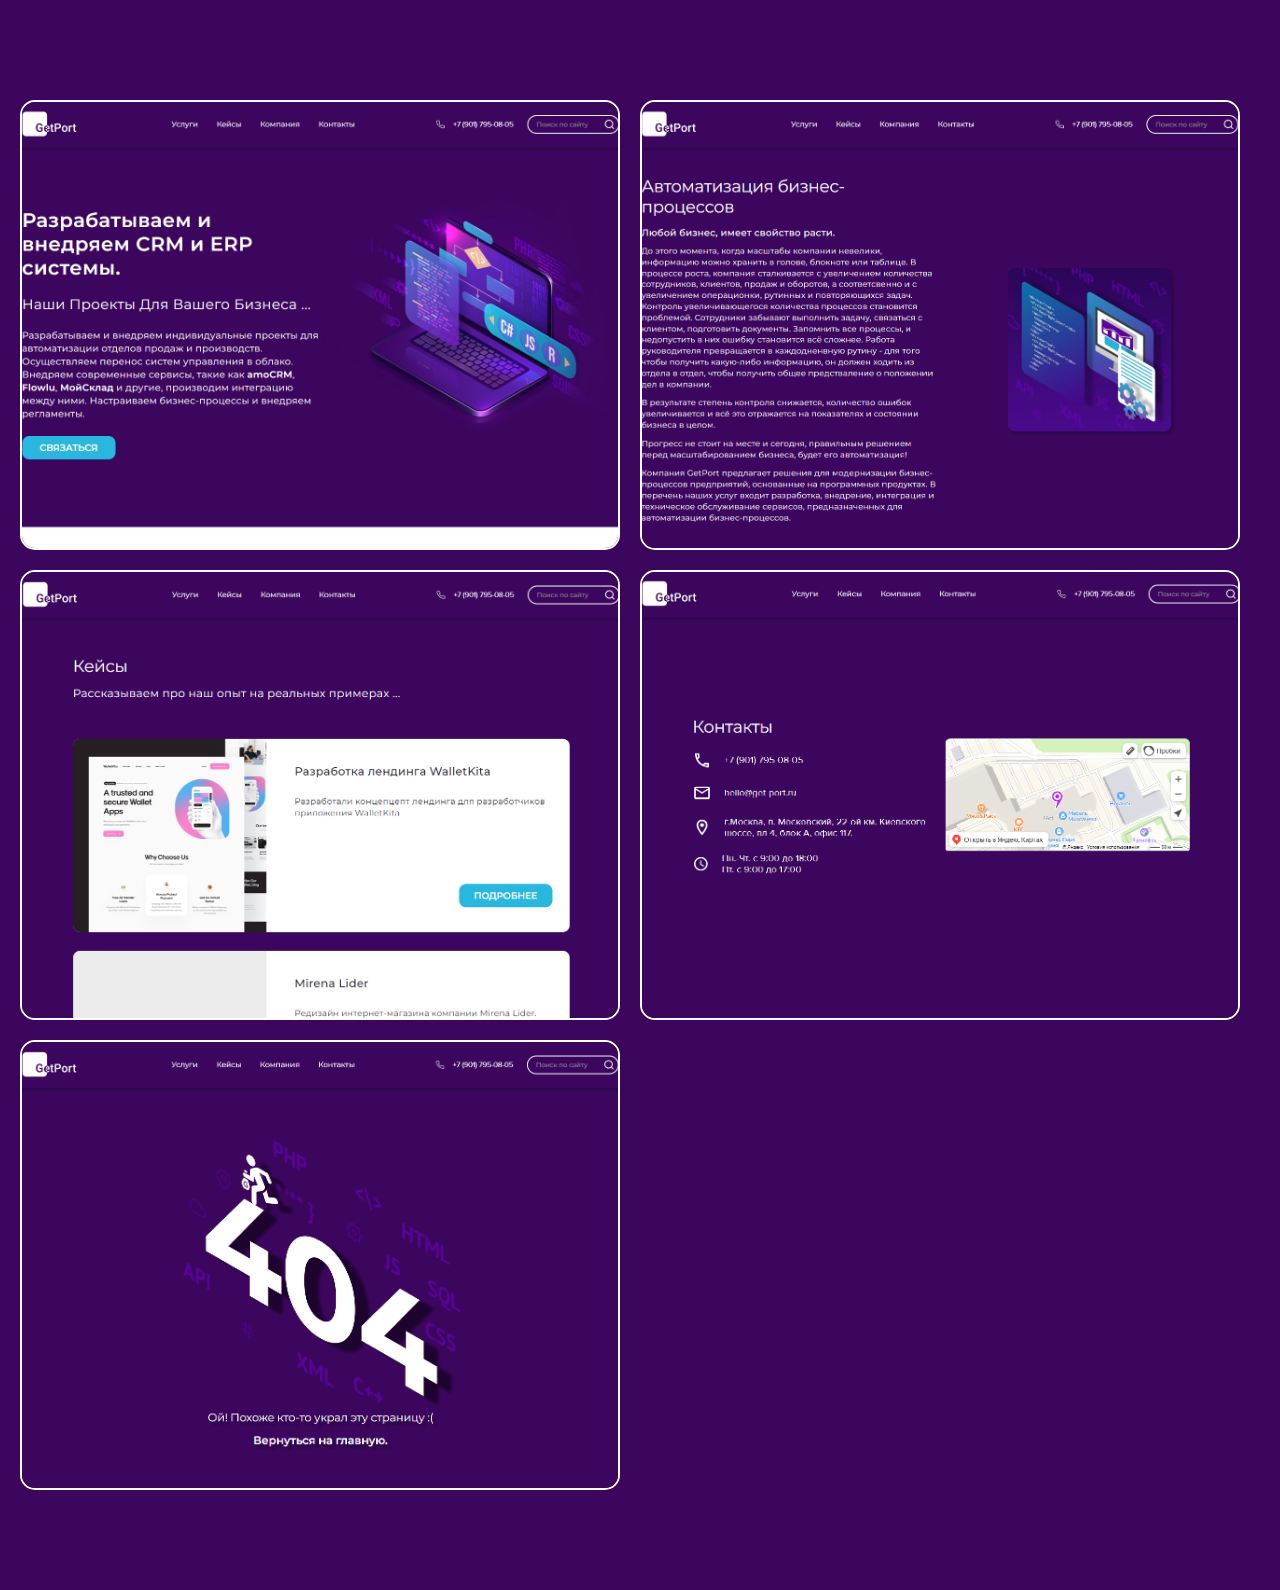
<file: sitemap.html>
<!DOCTYPE html>
<html lang="zxx">
<head>
    <meta charset="UTF-8">
    <meta name="viewport" content="width=device-width, initial-scale=1.0">

    <link rel="preconnect" href="https://fonts.googleapis.com">
    <link rel="preconnect" href="https://fonts.gstatic.com" crossorigin>
    <link href="https://fonts.googleapis.com/css2?family=Montserrat:wght@400;500;600;700&family=Oswald&display=swap"
        rel="stylesheet">

    <link rel="stylesheet" href="css/style.min.css">
    <link rel="shortcut icon" href="favicon.ico" type="image/x-icon">
    <title>Sitemap</title>
</head>

<body>

  <div class="wrapper">
    <div class="content">
      <div class="sitemap">
        <a href="./index.html" target="_blank" class="sitemap__item">
          <img src="./img/sitemap/index.png" alt="">
        </a>
        <a href="./services.html" target="_blank" class="sitemap__item">
          <img src="./img/sitemap/services.png" alt="">
        </a>
        <a href="./cases.html" target="_blank" class="sitemap__item">
          <img src="./img/sitemap/cases.png" alt="">
        </a>
        <a href="./contacts.html" target="_blank" class="sitemap__item">
          <img src="./img/sitemap/contacts.png" alt="">
        </a>
        <a href="./404.html" target="_blank" class="sitemap__item">
          <img src="./img/sitemap/404.png" alt="">
        </a>
      </div>
    </div>
  </div>

</body>

</html>
</file>
<file: css/style.min.css>
:root{--white:#FFFFFF;--dark:#27262C;--darkblue:#3C065E;--blue:#5C3AE6;--aqua:#29B7DD;--purple:#8B72EE;--blueviolet:#5D3BE7;--pink:#BD72EF}@font-face{font-family:"Proxima Nova";font-display:swap;src:url(../fonts/proximanova_regular.woff) format("woff"),url(../fonts/proximanova_regular.woff2) format("woff2");font-weight:400;font-style:normal}*{padding:0;margin:0;border:0}*,:after,:before{-webkit-box-sizing:border-box;box-sizing:border-box}:active,:focus{outline:0}a:active,a:focus{outline:0}aside,footer,header,nav{display:block}body,html{height:100%;width:100%;font-size:100%;line-height:1;font-size:14px;-ms-text-size-adjust:100%;-moz-text-size-adjust:100%;-webkit-text-size-adjust:100%}button,input,textarea{font-family:inherit}input::-ms-clear{display:none}button{cursor:pointer}button::-moz-focus-inner{padding:0;border:0}a,a:visited{text-decoration:none}a:hover{text-decoration:none}ul li{list-style:none}img{vertical-align:top}h1,h2,h3,h4,h5,h6{font-size:inherit;font-weight:400}:root{--white:#FFFFFF;--dark:#27262C;--darkblue:#3C065E;--blue:#5C3AE6;--aqua:#29B7DD;--purple:#8B72EE;--blueviolet:#5D3BE7;--pink:#BD72EF}:root{--white:#FFFFFF;--dark:#27262C;--darkblue:#3C065E;--blue:#5C3AE6;--aqua:#29B7DD;--purple:#8B72EE;--blueviolet:#5D3BE7;--pink:#BD72EF}.btn{display:-webkit-box;display:-ms-flexbox;display:flex;-webkit-box-align:center;-ms-flex-align:center;align-items:center;-webkit-box-pack:center;-ms-flex-pack:center;justify-content:center;background:var(--aqua);border-radius:15px;border:2px solid transparent;font-family:Montserrat;font-weight:600;font-size:20px;text-align:center;letter-spacing:-.015em;color:var(--white);-webkit-transition:border .3s ease;-o-transition:border .3s ease;transition:border .3s ease}.btn:hover{border:2px solid var(--white)}.btn:active{border:2px solid var(--white);-webkit-box-shadow:inset 5px 3px 2px rgba(0,0,0,.25);box-shadow:inset 5px 3px 2px rgba(0,0,0,.25)}.btn_form{background:var(--white);border:1px solid var(--darkblue);border-radius:15px;font-family:'Proxima Nova';font-weight:400;letter-spacing:-.07em;color:var(--darkblue)}.btn_form:hover{border:1px solid var(--darkblue)}.btn_form:active{border:1px solid var(--darkblue);-webkit-box-shadow:inset 5px 3px 2px rgba(0,0,0,.25);box-shadow:inset 5px 3px 2px rgba(0,0,0,.25)}.header{position:fixed;z-index:10;width:100%;background:var(--darkblue);-webkit-box-shadow:0 4px 4px rgba(0,0,0,.25);box-shadow:0 4px 4px rgba(0,0,0,.25)}.header-body{height:100px;display:-webkit-box;display:-ms-flexbox;display:flex;-webkit-box-align:center;-ms-flex-align:center;align-items:center}.header-body__logo_mobile{display:none}.header-body__btns{display:-webkit-box;display:-ms-flexbox;display:flex;margin:0 auto 0}.header-body__btns-top{display:none}.header-body__btns-item{position:relative;font-family:Montserrat;font-size:16px;color:var(--white);padding:0 5px;margin:0 0 0 30px}.header-body__btns-item.active::after{width:100%}.header-body__btns-item_search{display:none}.header-body__btns-item::before{display:none;content:url(/img/icons/menu-arrow.svg)}.header-body__btns-item::after{content:'';position:absolute;bottom:-5px;display:block;right:0;width:0;height:1px;background-color:var(--white);-webkit-transition:width .3s ease;-o-transition:width .3s ease;transition:width .3s ease}.header-body__btns-item:first-child{margin:0}.header-body__btns-item:hover::after{left:0;right:auto;width:100%}.header-body__tel{display:-webkit-box;display:-ms-flexbox;display:flex;-webkit-box-align:center;-ms-flex-align:center;align-items:center;font-family:'Proxima Nova';font-size:16px;line-height:19px;letter-spacing:-.01em;color:var(--white);-webkit-transition:opacity .3s ease;-o-transition:opacity .3s ease;transition:opacity .3s ease}.header-body__tel:hover{opacity:.9}.header-body__tel svg{width:18px;height:18px;margin:0 18px 0 0}.header-body__search{cursor:pointer;position:relative}.header-body__search input{width:200px;height:40px;margin:0 0 0 26px;padding:0 34px 0 17px;display:-webkit-box;display:-ms-flexbox;display:flex;-webkit-box-align:center;-ms-flex-align:center;align-items:center;border:2px solid #fff;border-radius:25px;font-family:Montserrat;font-weight:500;font-size:14px;letter-spacing:-.015em;color:var(--white);background:0 0}.header-body__search input::-webkit-input-placeholder{color:rgba(160,160,160,.78)}.header-body__search input::-moz-placeholder{color:rgba(160,160,160,.78)}.header-body__search input:-ms-input-placeholder{color:rgba(160,160,160,.78)}.header-body__search input::-ms-input-placeholder{color:rgba(160,160,160,.78)}.header-body__search input::placeholder{color:rgba(160,160,160,.78)}.header-body__search svg{position:absolute;top:10px;right:11px}.header-body .burger__btn{display:none;position:relative;width:30px;height:20px}.header-body .burger__btn span{display:block;position:absolute;background:var(--white);width:100%;height:2px;left:0;-webkit-transition:top .4s ease,-webkit-transform .4s ease;transition:top .4s ease,-webkit-transform .4s ease;-o-transition:transform .4s ease,top .4s ease;transition:transform .4s ease,top .4s ease;transition:transform .4s ease,top .4s ease,-webkit-transform .4s ease}.header-body .burger__btn span:nth-child(1){top:0}.header-body .burger__btn span:nth-child(2){top:9px}.header-body .burger__btn span:nth-child(3){top:19px}.header-body .burger__btn.active span:nth-child(1){top:9px;-webkit-transform:rotate(-45deg);-ms-transform:rotate(-45deg);transform:rotate(-45deg)}.header-body .burger__btn.active span:nth-child(2){top:9px;-webkit-transform:scale(0);-ms-transform:scale(0);transform:scale(0)}.header-body .burger__btn.active span:nth-child(3){top:9px;-webkit-transform:rotate(45deg);-ms-transform:rotate(45deg);transform:rotate(45deg)}.footer{background:var(--darkblue)}.footer-body{display:-webkit-box;display:-ms-flexbox;display:flex;padding:40px 0}.footer-body__col{margin:0 0 0 65px;-webkit-box-flex:0;-ms-flex:0 0 213px;flex:0 0 213px}.footer-body__col:first-child{-webkit-box-flex:0;-ms-flex:0 0 auto;flex:0 0 auto;margin:0}.footer-body__col:nth-child(2){margin:0 0 0 95px}.footer-body__col-title{font-family:'Proxima Nova';font-size:18px;letter-spacing:-.01em;color:var(--white)}.footer-body__social{margin:30px 0 0 0;display:-webkit-box;display:-ms-flexbox;display:flex}.footer-body__social-item{-webkit-box-flex:0;-ms-flex:0 0 auto;flex:0 0 auto;width:35px;height:35px;display:-webkit-box;display:-ms-flexbox;display:flex;-webkit-box-pack:center;-ms-flex-pack:center;justify-content:center;-webkit-box-align:center;-ms-flex-align:center;align-items:center;border-radius:50%;border:1px solid var(--white);margin:0 0 0 14px}.footer-body__social-item:first-child{margin:0}.footer-body__tel{display:-webkit-box;display:-ms-flexbox;display:flex;-webkit-box-align:center;-ms-flex-align:center;align-items:center;margin:30px 0 0 0;font-family:'Proxima Nova';font-size:17px;letter-spacing:-.01em;color:var(--white)}.footer-body__tel svg{margin:0 43px 0 0}.footer-body__email{display:-webkit-box;display:-ms-flexbox;display:flex;-webkit-box-align:center;-ms-flex-align:center;align-items:center;margin:30px 0 0 0;font-family:'Proxima Nova';font-size:17px;letter-spacing:-.01em;color:var(--white)}.footer-body__email svg{margin:0 43px 0 0}.footer-body__links{margin:10px 0 0 0}.footer-body__links-item{margin:18px 0 0 0;display:block;font-family:'Proxima Nova';font-size:14px;line-height:17px;letter-spacing:-.01em;color:var(--white)}.main{padding:120px 0 145px;background:var(--darkblue)}.main-body{display:-webkit-box;display:-ms-flexbox;display:flex}.main-body__content{margin:110px 0 0 0}.main-body__content-title{font-family:Montserrat;font-weight:600;font-size:42px;line-height:51px;letter-spacing:.02em;color:var(--white)}.main-body__content-subtitle{margin:34px 0 0 0;font-family:Montserrat;font-size:30px;line-height:37px;letter-spacing:.02em;color:var(--white)}.main-body__content-text{margin:34px 0 0 0;font-family:Montserrat;font-size:20px;line-height:140%;letter-spacing:.02em;color:var(--white)}.main-body__content-text span{font-weight:600}.main-body__content-btn{margin:34px 0 0 0;width:200px;height:50px}.services{padding:90px 0 110px}.services__title{text-align:center;font-family:Montserrat;font-size:40px;letter-spacing:-.015em;color:var(--dark)}.services-body{margin:80px 0 0 0;display:-webkit-box;display:-ms-flexbox;display:flex}.services-body__col{-webkit-box-flex:0;-ms-flex:0 0 calc(50% - 10px);flex:0 0 calc(50% - 10px);display:-webkit-box;display:-ms-flexbox;display:flex;-ms-flex-wrap:wrap;flex-wrap:wrap;margin:0 0 0 20px}.services-body__col-row{-webkit-box-flex:0;-ms-flex:0 0 100%;flex:0 0 100%;display:-webkit-box;display:-ms-flexbox;display:flex;margin:20px 0 0 0}.services-body__col-row:first-of-type{margin:0}.services-body__col:first-of-type{margin:0}.services-body__col-item{margin:0 0 0 20px;-webkit-box-flex:0;-ms-flex:0 0 calc(50% - 10px);flex:0 0 calc(50% - 10px);-webkit-filter:drop-shadow(5px 5px 4px rgba(0, 0, 0, .25));filter:drop-shadow(5px 5px 4px rgba(0, 0, 0, .25));border-radius:15px;display:-webkit-box;display:-ms-flexbox;display:flex;-webkit-box-orient:vertical;-webkit-box-direction:normal;-ms-flex-direction:column;flex-direction:column;-webkit-box-align:center;-ms-flex-align:center;align-items:center;-webkit-box-pack:center;-ms-flex-pack:center;justify-content:center;font-family:Montserrat;font-weight:500;font-size:24px;line-height:29px;letter-spacing:-.015em;color:var(--white)}.services-body__col-item-content{display:-webkit-box;display:-ms-flexbox;display:flex;-webkit-box-orient:vertical;-webkit-box-direction:normal;-ms-flex-direction:column;flex-direction:column;-webkit-box-align:center;-ms-flex-align:center;align-items:center}.services-body__col-item:first-of-type{margin:0}.services-body__col-item svg{margin:0 0 14px 0}.services-body__col-item_dev{background:var(--aqua)}.services-body__col-item_imp{background:var(--purple)}.services-body__col-item_int{background:var(--blueviolet)}.services-body__col-item_auto{background:var(--pink)}.services-body__col-item_img{-webkit-box-flex:0;-ms-flex:0 0 100%;flex:0 0 100%;overflow:hidden;position:relative}.services-body__col-item_img img{width:100%;height:100%;-o-object-fit:cover;object-fit:cover;-o-object-position:center;object-position:center}.aboutus{padding:42px 0 50px;background:var(--darkblue)}.aboutus-body__row{display:-webkit-box;display:-ms-flexbox;display:flex;-webkit-box-align:center;-ms-flex-align:center;align-items:center;margin:80px 0 0 0}.aboutus-body__row:nth-of-type(2){-webkit-box-orient:horizontal;-webkit-box-direction:reverse;-ms-flex-direction:row-reverse;flex-direction:row-reverse}.aboutus-body__row:first-of-type{margin:0}.aboutus-body__row-col{-webkit-box-flex:0;-ms-flex:0 0 50%;flex:0 0 50%}.aboutus-body__row-col_img{display:-webkit-box;display:-ms-flexbox;display:flex;-webkit-box-pack:center;-ms-flex-pack:center;justify-content:center}.aboutus-body__row-col_img img{-webkit-filter:drop-shadow(5px 5px 4px rgba(0, 0, 0, .25));filter:drop-shadow(5px 5px 4px rgba(0, 0, 0, .25));border-radius:15px;overflow:hidden;width:350px;height:350px;-o-object-fit:cover;object-fit:cover}.aboutus-body__row-title{font-family:Montserrat;font-size:40px;letter-spacing:-.015em;color:var(--white);margin:0 0 24px 0}.aboutus-body__row-text{font-family:Montserrat;font-size:17px;line-height:140%;letter-spacing:.02em;color:var(--white);max-width:640px}.aboutus-body__row-list{max-width:640px}.aboutus-body__row-list li{position:relative;font-family:Montserrat;font-size:17px;line-height:140%;letter-spacing:.02em;color:var(--white);padding:0 0 0 20px}.aboutus-body__row-list li::before{content:'';position:absolute;display:block;width:3px;height:3px;border-radius:50%;background:var(--white);top:10px;left:7px}.sponsors{padding:120px 0}.sponsors-body{display:-webkit-box;display:-ms-flexbox;display:flex;-ms-flex-pack:distribute;justify-content:space-around;-webkit-box-align:center;-ms-flex-align:center;align-items:center}.sponsors-body__item{display:block}.advantages{padding:60px 0;background:var(--darkblue)}.advantages-body{display:-webkit-box;display:-ms-flexbox;display:flex;-webkit-box-pack:center;-ms-flex-pack:center;justify-content:center;-ms-flex-wrap:wrap;flex-wrap:wrap;padding:48px 0;background-image:url(../img/advantages/bg-desctop.png)}.advantages-body__item{display:-webkit-box;display:-ms-flexbox;display:flex;-webkit-box-orient:vertical;-webkit-box-direction:normal;-ms-flex-direction:column;flex-direction:column;-webkit-box-flex:0;-ms-flex:0 0 305px;flex:0 0 305px;margin:75px 0 0 75px;-webkit-filter:drop-shadow(5px 5px 4px rgba(0, 0, 0, .25));filter:drop-shadow(5px 5px 4px rgba(0, 0, 0, .25));border-radius:15px;background:var(--white);padding:38.5px 17px;min-height:430px}.advantages-body__item:nth-of-type(1){margin:0}.advantages-body__item:nth-of-type(2){margin:0 0 0 75px}.advantages-body__item:nth-of-type(3){margin:0 0 0 75px}.advantages-body__item:nth-of-type(4){margin:75px 0 0 0}.advantages-body__item-title{font-family:Montserrat;font-weight:600;font-size:24px;line-height:29px;text-align:center;letter-spacing:.02em;color:var(--aqua)}.advantages-body__item-desc{margin:33px 0 0 0;font-family:Montserrat;font-size:17px;line-height:140%;text-align:center;letter-spacing:.02em;color:var(--dark)}.advantages-body__item-btn{margin:auto auto 0;width:200px;height:50px}.service{min-height:880px}.service:nth-of-type(odd){background-color:var(--darkblue);padding:30px 0 60px}.service:nth-of-type(even) .service-body{-webkit-box-orient:horizontal;-webkit-box-direction:reverse;-ms-flex-direction:row-reverse;flex-direction:row-reverse;color:var(--dark)}.service:first-of-type{padding:80px 0 0 0}.service-body{display:-webkit-box;display:-ms-flexbox;display:flex;color:var(--white);padding:80px 0 60px}.service-body__col{-webkit-box-flex:0;-ms-flex:0 0 50%;flex:0 0 50%}.service-body__col_img{display:-webkit-box;display:-ms-flexbox;display:flex;-webkit-box-pack:center;-ms-flex-pack:center;justify-content:center;-webkit-box-align:center;-ms-flex-align:center;align-items:center}.service-body__col_img img{-webkit-filter:drop-shadow(5px 5px 4px rgba(0, 0, 0, .25));filter:drop-shadow(5px 5px 4px rgba(0, 0, 0, .25));border-radius:15px;width:350px;height:350px;-o-object-fit:cover;object-fit:cover;-o-object-position:center;object-position:center;overflow:hidden}.service-body__col-title{font-family:Montserrat;font-size:36px;line-height:44px;letter-spacing:-.015em;max-width:520px}.service-body__col-subtitle{margin:20px 0 0 0;font-family:Montserrat;font-weight:500;font-size:20px;line-height:140%;letter-spacing:.02em}.service-body__col-desc{margin:14px 0 0 0;font-family:Montserrat;font-size:17px;line-height:140%;letter-spacing:.02em}.service-body__col-desc p{margin:16px 0 0 0}.service-body__col-desc p:first-child{margin:0}.cases{padding:180px 0 100px 0;background-color:var(--darkblue)}.cases .container{max-width:1104px}.cases__title{font-family:Montserrat;font-size:36px;line-height:44px;letter-spacing:-.015em;color:var(--white)}.cases__subtitle{margin:20px 0 0 0;font-family:Montserrat;font-size:24px;line-height:140%;letter-spacing:.02em;color:var(--white)}.cases-body{margin:80px 0 0 0}.cases-body__item{display:-webkit-box;display:-ms-flexbox;display:flex;margin:40px 0 0 0;background:var(--white);border-radius:15px;overflow:hidden}.cases-body__item:first-of-type{margin:0}.cases-body__item-img{-webkit-box-flex:0;-ms-flex:0 0 auto;flex:0 0 auto;width:414px;height:414px}.cases-body__item-img img{width:100%;height:100%;-o-object-fit:cover;object-fit:cover;-o-object-position:center;object-position:center}.cases-body__item-content{display:-webkit-box;display:-ms-flexbox;display:flex;-webkit-box-orient:vertical;-webkit-box-direction:normal;-ms-flex-direction:column;flex-direction:column;padding:53px 37px 53px 61px}.cases-body__item-title{font-family:Montserrat;font-weight:500;font-size:24px;line-height:140%;letter-spacing:.02em;color:var(--dark)}.cases-body__item-desc{margin:36px 0 0 0;font-family:Montserrat;font-size:18px;line-height:140%;letter-spacing:.02em;color:var(--dark)}.cases-body__item-btn{margin:auto 0 0 auto;width:200px;height:50px}.contacts{background:var(--darkblue);padding:0 0 100px 0}.contacts .container{max-width:1104px}.contacts-body{display:-webkit-box;display:-ms-flexbox;display:flex;-webkit-box-orient:vertical;-webkit-box-direction:normal;-ms-flex-direction:column;flex-direction:column;-webkit-box-pack:center;-ms-flex-pack:center;justify-content:center;height:100vh}.contacts-body__content{display:-webkit-box;display:-ms-flexbox;display:flex}.contacts-body__col{display:-webkit-box;display:-ms-flexbox;display:flex;-webkit-box-orient:vertical;-webkit-box-direction:normal;-ms-flex-direction:column;flex-direction:column;-webkit-box-align:start;-ms-flex-align:start;align-items:flex-start;-webkit-box-pack:center;-ms-flex-pack:center;justify-content:center}.contacts-body__col_map{-webkit-box-flex:0;-ms-flex:0 0 522px;flex:0 0 522px;margin:30px 0 0 20px;-webkit-box-pack:start;-ms-flex-pack:start;justify-content:flex-start}.contacts-body__col_map .contacts__map{overflow:hidden;border-radius:10px;width:100%;height:100%}.contacts-body__col_map .contacts__map iframe{width:inherit;height:inherit}.contacts-body__title{font-family:Montserrat;font-size:36px;line-height:44px;letter-spacing:-.015em;color:var(--white)}.contacts-body__info{margin:30px 0 0 0;max-width:520px}.contacts-body__info-item{display:-webkit-box;display:-ms-flexbox;display:flex;-webkit-box-align:center;-ms-flex-align:center;align-items:center;margin:30px 0 0 0;font-family:'Proxima Nova';font-size:20px;line-height:24px;letter-spacing:.01em;color:var(--white)}.contacts-body__info-item svg{-webkit-box-flex:0;-ms-flex:0 0 auto;flex:0 0 auto;margin:0 28px 0 0}.contacts-body__info-item:first-child{margin:0}.notfound{background:var(--darkblue)}.notfound-body{display:-webkit-box;display:-ms-flexbox;display:flex;-webkit-box-orient:vertical;-webkit-box-direction:normal;-ms-flex-direction:column;flex-direction:column;-webkit-box-align:center;-ms-flex-align:center;align-items:center;min-height:100vh;padding:100px 0}.notfound-body__text{font-family:Montserrat;font-size:24px;line-height:29px;text-align:center;letter-spacing:-.01em;color:var(--white);text-shadow:8px 8px 5px rgba(0,0,0,.45);margin:-120px 0 0 0}.notfound-body__link{margin:20px 0 0 0;font-family:Montserrat;font-weight:400;font-size:24px;line-height:29px;text-align:center;letter-spacing:-.01em;color:var(--white);text-shadow:8px 8px 5px rgba(0,0,0,.45)}.notfound-body__link:hover{font-weight:600}.contactus{opacity:0;visibility:hidden;pointer-events:none;-webkit-transform:translate(200%,-50%);-ms-transform:translate(200%,-50%);transform:translate(200%,-50%);-webkit-transition:all .3s ease;-o-transition:all .3s ease;transition:all .3s ease;position:fixed;top:0;left:0;z-index:10;width:100%;height:100vh;display:-webkit-box;display:-ms-flexbox;display:flex;-webkit-box-pack:center;-ms-flex-pack:center;justify-content:center;-webkit-box-align:center;-ms-flex-align:center;align-items:center}.contactus__bg{position:fixed;left:0;top:0;right:0;bottom:0}.contactus.active{opacity:1;visibility:visible;pointer-events:all;-webkit-transform:translate(0);-ms-transform:translate(0);transform:translate(0)}.contactus-body{display:-webkit-box;display:-ms-flexbox;display:flex;width:100%;max-width:1000px;min-height:354px;background:var(--darkblue);padding:50px 70px 50px 38px;position:relative;z-index:1}.contactus-body__shadow{position:absolute;top:-100px;left:0;display:block;width:100%;height:calc(100% + 200px);-webkit-box-shadow:4px 4px 4px rgba(0,0,0,.25);box-shadow:4px 4px 4px rgba(0,0,0,.25);border-radius:15px}.contactus-body::before{content:'';display:block;width:100%;height:100px;top:-100px;left:0;position:absolute;background:rgba(234,234,234,.5);-webkit-backdrop-filter:blur(12px);backdrop-filter:blur(12px);border-radius:15px 15px 0 0}.contactus-body::after{content:'';display:block;width:100%;height:100px;bottom:-100px;left:0;position:absolute;background:rgba(234,234,234,.5);-webkit-backdrop-filter:blur(12px);backdrop-filter:blur(12px);border-radius:0 0 15px 15px}.contactus__col:nth-child(1){display:-webkit-box;display:-ms-flexbox;display:flex;-webkit-box-orient:vertical;-webkit-box-direction:normal;-ms-flex-direction:column;flex-direction:column;-webkit-box-pack:center;-ms-flex-pack:center;justify-content:center;-webkit-box-flex:0;-ms-flex:0 0 445px;flex:0 0 445px}.contactus__col:nth-child(2){-webkit-box-flex:1;-ms-flex:1 0 auto;flex:1 0 auto;margin:0 0 0 20px;position:relative}.contactus__col-item{display:-webkit-box;display:-ms-flexbox;display:flex;-webkit-box-align:center;-ms-flex-align:center;align-items:center;font-family:'Proxima Nova';font-size:20px;line-height:24px;letter-spacing:.01em;color:var(--white);margin:26px 0 0 0}.contactus__col-item:first-child{margin:0}.contactus__col-item svg{-webkit-box-flex:0;-ms-flex:0 0 auto;flex:0 0 auto;margin:0 26px 0 0}.contactus__form{position:absolute;z-index:1;top:-88px;-webkit-filter:drop-shadow(3px 3px 4px rgba(0, 0, 0, .25));filter:drop-shadow(3px 3px 4px rgba(0, 0, 0, .25));background:var(--white);border-radius:15px;padding:30px 40px 28px;display:-webkit-box;display:-ms-flexbox;display:flex;-webkit-box-orient:vertical;-webkit-box-direction:normal;-ms-flex-direction:column;flex-direction:column;width:100%}.contactus__form-title{font-family:Oswald;font-size:30px;line-height:44px;letter-spacing:-.02em;color:#27262c}.contactus__form-input{margin:18px 0 0 0;background:#f0f0f0;border-radius:10px;padding:0 16px 0;height:44px;font-family:'Proxima Nova';font-size:18px;line-height:22px;letter-spacing:-.07em;color:var(--dark)}.contactus__form-input_textarea{min-height:112px;padding:10px 16px 11px;resize:none}.contactus__form-input::-webkit-input-placeholder{color:#a0a0a0}.contactus__form-input::-moz-placeholder{color:#a0a0a0}.contactus__form-input:-ms-input-placeholder{color:#a0a0a0}.contactus__form-input::-ms-input-placeholder{color:#a0a0a0}.contactus__form-input::placeholder{color:#a0a0a0}.contactus__form-input:first-child{margin:24px 0 0 0}.contactus__form-btn{margin:26px 0 0 0;width:150px;height:44px;font-family:'Proxima Nova';font-size:20px;letter-spacing:-.07em}body{overflow:auto}body.lock{overflow:hidden}.container{max-width:1320px;margin:0 auto;padding:0 20px}.wrapper{min-height:100%;overflow:hidden;display:-webkit-box;display:-ms-flexbox;display:flex;-webkit-box-orient:vertical;-webkit-box-direction:normal;-ms-flex-direction:column;flex-direction:column}.content{-webkit-box-flex:1;-ms-flex:1 1 auto;flex:1 1 auto}.sitemap{width:100%;min-height:100vh;background-color:var(--darkblue);display:-webkit-box;display:-ms-flexbox;display:flex;-ms-flex-wrap:wrap;flex-wrap:wrap;padding:100px 20px}.sitemap__item{display:block;-webkit-box-flex:0;-ms-flex:0 0 calc(50% - 20px);flex:0 0 calc(50% - 20px);border-radius:15px;border:2px solid var(--white);height:450px;position:relative;overflow:hidden}.sitemap__item img{position:absolute;width:100%;height:100%;top:0;left:0;-o-object-fit:cover;object-fit:cover;-o-object-position:center;object-position:center;-webkit-transition:-webkit-transform .3s ease;transition:-webkit-transform .3s ease;-o-transition:transform .3s ease;transition:transform .3s ease;transition:transform .3s ease,-webkit-transform .3s ease}.sitemap__item:hover img{-webkit-transform:scale(1.1);-ms-transform:scale(1.1);transform:scale(1.1)}.sitemap__item:nth-child(even){margin:20px 0 0 20px}.sitemap__item:nth-child(odd){margin:20px 0 0 0}.sitemap__item:nth-child(1){margin:0}.sitemap__item:nth-child(2){margin:0 0 0 20px}@media (max-width:1200px){.main-body__image{-webkit-box-flex:0;-ms-flex:0 0 auto;flex:0 0 auto;width:500px}.main-body__image img{width:100%;height:100%;-o-object-fit:contain;object-fit:contain}.advantages-body{background-repeat:no-repeat;background-size:cover;background-position:center;max-width:989px;margin:0 auto}.advantages-body__item:nth-of-type(odd){margin:75px 0 0 0}.advantages-body__item:nth-of-type(even){margin:75px 0 0 75px}.advantages-body__item:nth-of-type(1){margin:0}.advantages-body__item:nth-of-type(2){margin:0 0 0 75px}.advantages-body__item:nth-of-type(3){margin:75px 0 0 0}.contactus__col:nth-child(1){-webkit-box-flex:0;-ms-flex:0 0 330px;flex:0 0 330px}.footer-body__col{-webkit-box-flex:0;-ms-flex:0 0 auto;flex:0 0 auto}}@media (max-width:992px){.header-body{height:70px;position:relative;-webkit-box-pack:justify;-ms-flex-pack:justify;justify-content:space-between}.header-body .burger__btn{display:block}.header-body__logo{display:none}.header-body__logo_mobile{display:block}.header-body__btns{position:fixed;top:5px;right:5px;width:174px;background:var(--darkblue);-webkit-box-shadow:0 4px 8px rgba(0,0,0,.5),-4px -4px 8px rgba(0,0,0,.5);box-shadow:0 4px 8px rgba(0,0,0,.5),-4px -4px 8px rgba(0,0,0,.5);border-radius:10px;padding:15px 0 14px 17px;-webkit-transform:scale(0) translate(100%,-100%);-ms-transform:scale(0) translate(100%,-100%);transform:scale(0) translate(100%,-100%);-webkit-transition:-webkit-transform .4s ease;transition:-webkit-transform .4s ease;-o-transition:transform .4s ease;transition:transform .4s ease;transition:transform .4s ease,-webkit-transform .4s ease}.header-body__btns.active{display:block;-webkit-transform:scale(1) translate(0);-ms-transform:scale(1) translate(0);transform:scale(1) translate(0)}.header-body__btns-item{display:-webkit-box;display:-ms-flexbox;display:flex;width:100%;margin:0;margin:20px 0 0 0}.header-body__btns-item:first-of-type{margin:0}.header-body__btns-item::before{display:block;margin:0 17px 0 0}.header-body__btns-item_search{display:-webkit-box;display:-ms-flexbox;display:flex}.header-body__btns-top{display:block}.header-body__btns-div{width:calc(100% - 56px);height:1px;background:var(--white);margin:30px 28px 30px 11px}.header-body__search{display:none}.footer-body{padding:30px 0}.footer-body__logo svg{width:75px;height:37px}.footer-body__col{display:none}.footer-body__col:first-child{width:100%;display:-webkit-box;display:-ms-flexbox;display:flex;-webkit-box-orient:vertical;-webkit-box-direction:normal;-ms-flex-direction:column;flex-direction:column;-webkit-box-align:center;-ms-flex-align:center;align-items:center}.footer-body__tel{margin:24px 0 0 0;font-size:14px}.footer-body__tel svg{margin:0 25px 0 0;width:15px;height:15px}.footer-body__email{margin:24px 0 0 0;font-size:14px}.footer-body__email svg{margin:0 25px 0 0;width:15px;height:13px}.footer-body__social{margin:24px 0 0 0}.footer-body__social-item{width:29px;height:29px}.footer-body__social-item svg{width:15px}.main{padding:108px 0 44px}.main-body__content{margin:0}.main-body__content-subtitle{margin:15px 0 0 0}.main-body__content-text{margin:15px 0 0 0}.main-body__content-btn{margin:20px 0 0 0}.main-body__image{display:none}.services-body{-webkit-box-orient:vertical;-webkit-box-direction:normal;-ms-flex-direction:column;flex-direction:column}.services-body__col{margin:36px 0 0 0}.services-body__col-item:not(.services-body__col-item_img){position:relative;padding:0 0 41% 0}.services-body__col-item-content{position:absolute;top:50%;left:50%;-webkit-transform:translate(-50%,-50%);-ms-transform:translate(-50%,-50%);transform:translate(-50%,-50%)}.sponsors{padding:22px 0}.sponsors-body__item{max-width:190px}.sponsors-body__item img{width:100%}.service:first-of-type{padding:70px 0 0 0}.service:nth-of-type(even) .service-body{-webkit-box-orient:vertical;-webkit-box-direction:normal;-ms-flex-direction:column;flex-direction:column}.service-body{-webkit-box-orient:vertical;-webkit-box-direction:normal;-ms-flex-direction:column;flex-direction:column;padding:38px 0}.service-body__col:nth-of-type(2){margin:38px 0 0 0}.service-body__col-title{font-size:28px;line-height:34px}.service-body__col-subtitle{font-size:20px}.service-body__col-desc{font-size:16px}.service-body__col_img img{width:320px;height:320px}.cases{padding:98px 0 0 0}.cases__title{font-size:20px;line-height:24px}.cases__subtitle{font-size:18px;line-height:25px;margin:5px 0 0 0}.cases-body{margin:28px 0 0 0}.cases-body__item-content{padding:44px 22px 44px 22px}.contacts{padding:130px 0 100px 0}.contacts-body{min-height:calc(100vh - 400px)}.contacts-body__content{-webkit-box-orient:vertical;-webkit-box-direction:normal;-ms-flex-direction:column;flex-direction:column}.contacts-body__col_map{margin:40px 0 0 0}}@media (max-width:767px){.header-body__tel{font-size:18px}.header-body__tel svg{display:none}.main-body__content-title{font-size:25px;line-height:30px}.main-body__content-subtitle{font-size:20px;line-height:24px}.main-body__content-text{font-size:18px;line-height:140%}.main-body__content-btn{margin:20px auto 0}.main-body__image{display:none}.services{padding:34px 0 44px}.services-body{margin:38px 0 0 0}.services__title{font-size:28px}.aboutus-body__row{-webkit-box-orient:vertical!important;-webkit-box-direction:normal!important;-ms-flex-direction:column!important;flex-direction:column!important;margin:36px 0 0 0}.aboutus-body__row-title{margin:0 0 17px 0;font-size:28px;line-height:34px}.aboutus-body__row-text{font-size:16px;line-height:140%}.aboutus-body__row-list li{font-size:16px;line-height:140%}.aboutus-body__row-list li::before{top:8px}.aboutus-body__row-col_img{margin:32px 0 0 0}.aboutus-body__row-col_img img{width:320px;height:186px}.sponsors-body{-webkit-box-orient:vertical;-webkit-box-direction:normal;-ms-flex-direction:column;flex-direction:column}.sponsors-body__item{margin:32px 0 0 0}.sponsors-body__item:first-child{margin:0}.advantages{padding:44px 0}.advantages .container{padding:0}.advantages-body{background:url(../img/advantages/bg-mobile.png);background-repeat:no-repeat;background-position:center;max-width:609px;padding:44px 0}.advantages-body__item{margin:22px 0 0 0!important}.advantages-body__item br{display:none}.advantages-body__item-desc{font-size:16px;margin:54px 0 0 0}.advantages-body__item:first-of-type{margin:0!important}.service-body__col-desc p{margin:12px 0 0 0}.cases-body__item{-webkit-box-orient:vertical;-webkit-box-direction:normal;-ms-flex-direction:column;flex-direction:column;width:100%;max-width:414px;min-height:597px;margin:28px auto 0;border-radius:5px}.cases-body__item:first-of-type{margin:0 auto 0}.cases-body__item-img{height:230px}.cases-body__item-content{-webkit-box-flex:1;-ms-flex:1 0 100%;flex:1 0 100%}.cases-body__item-title{font-size:24px;line-height:128%}.cases-body__item-desc{margin:26px 0 0 0;font-size:16px;line-height:127.5%}.cases-body__item-btn{margin:auto auto 0}.contacts{padding:98px 0 100px 0;min-height:420px;height:calc(100vh - 230px)}.contacts-body{height:auto;min-height:auto}.contacts-body__col_map{display:none}.contacts-body__info{margin:25px 0 0 0}.contacts-body__info-item{margin:25px 0 0 0;font-size:16px;line-height:19px}.contacts-body__info-item svg{margin:0 23px 0 0;width:30px;height:30px}.notfound-body__bg img{width:100%;-o-object-fit:contain;object-fit:contain}.notfound-body__text{margin:0}.contactus{padding:0 20px}.contactus-body{width:100%;max-width:350px;padding:0;background:0 0;min-height:auto}.contactus-body__shadow{display:none}.contactus-body::before{display:none}.contactus-body::after{display:none}.contactus__form{position:relative;top:0;padding:20px 30px;-webkit-box-shadow:3px 3px 4px rgba(0,0,0,.25);box-shadow:3px 3px 4px rgba(0,0,0,.25);-webkit-filter:none;filter:none}.contactus__form-input{margin:14px 0 0 0;height:33px;font-size:15px;line-height:18px}.contactus__form-input_textarea{min-height:83px}.contactus__form-input:first-child{margin:10px 0 0 0}.contactus__form-btn{margin:18px 0 0 0;width:140px;height:37px;font-size:18px;line-height:22px}.contactus__form-title{font-size:25px;line-height:37px}.contactus__col:nth-child(1){display:none}.contactus__col:nth-child(2){margin:0}.sitemap{-webkit-box-orient:vertical;-webkit-box-direction:normal;-ms-flex-direction:column;flex-direction:column}.sitemap__item{-webkit-box-flex:0;-ms-flex:0 0 auto;flex:0 0 auto;width:100%;height:350px;margin:20px 0 0 0}.sitemap__item:nth-child(even){margin:20px 0 0 0}.sitemap__item:nth-child(odd){margin:20px 0 0 0}.sitemap__item:nth-child(1){margin:0}.sitemap__item:nth-child(2){margin:20px 0 0 0}}@media (max-width:575px){.services-body__col-item{font-size:18px}.services-body__col-item svg{width:60px;height:auto;margin:0 0 2px 0}}
</file>
